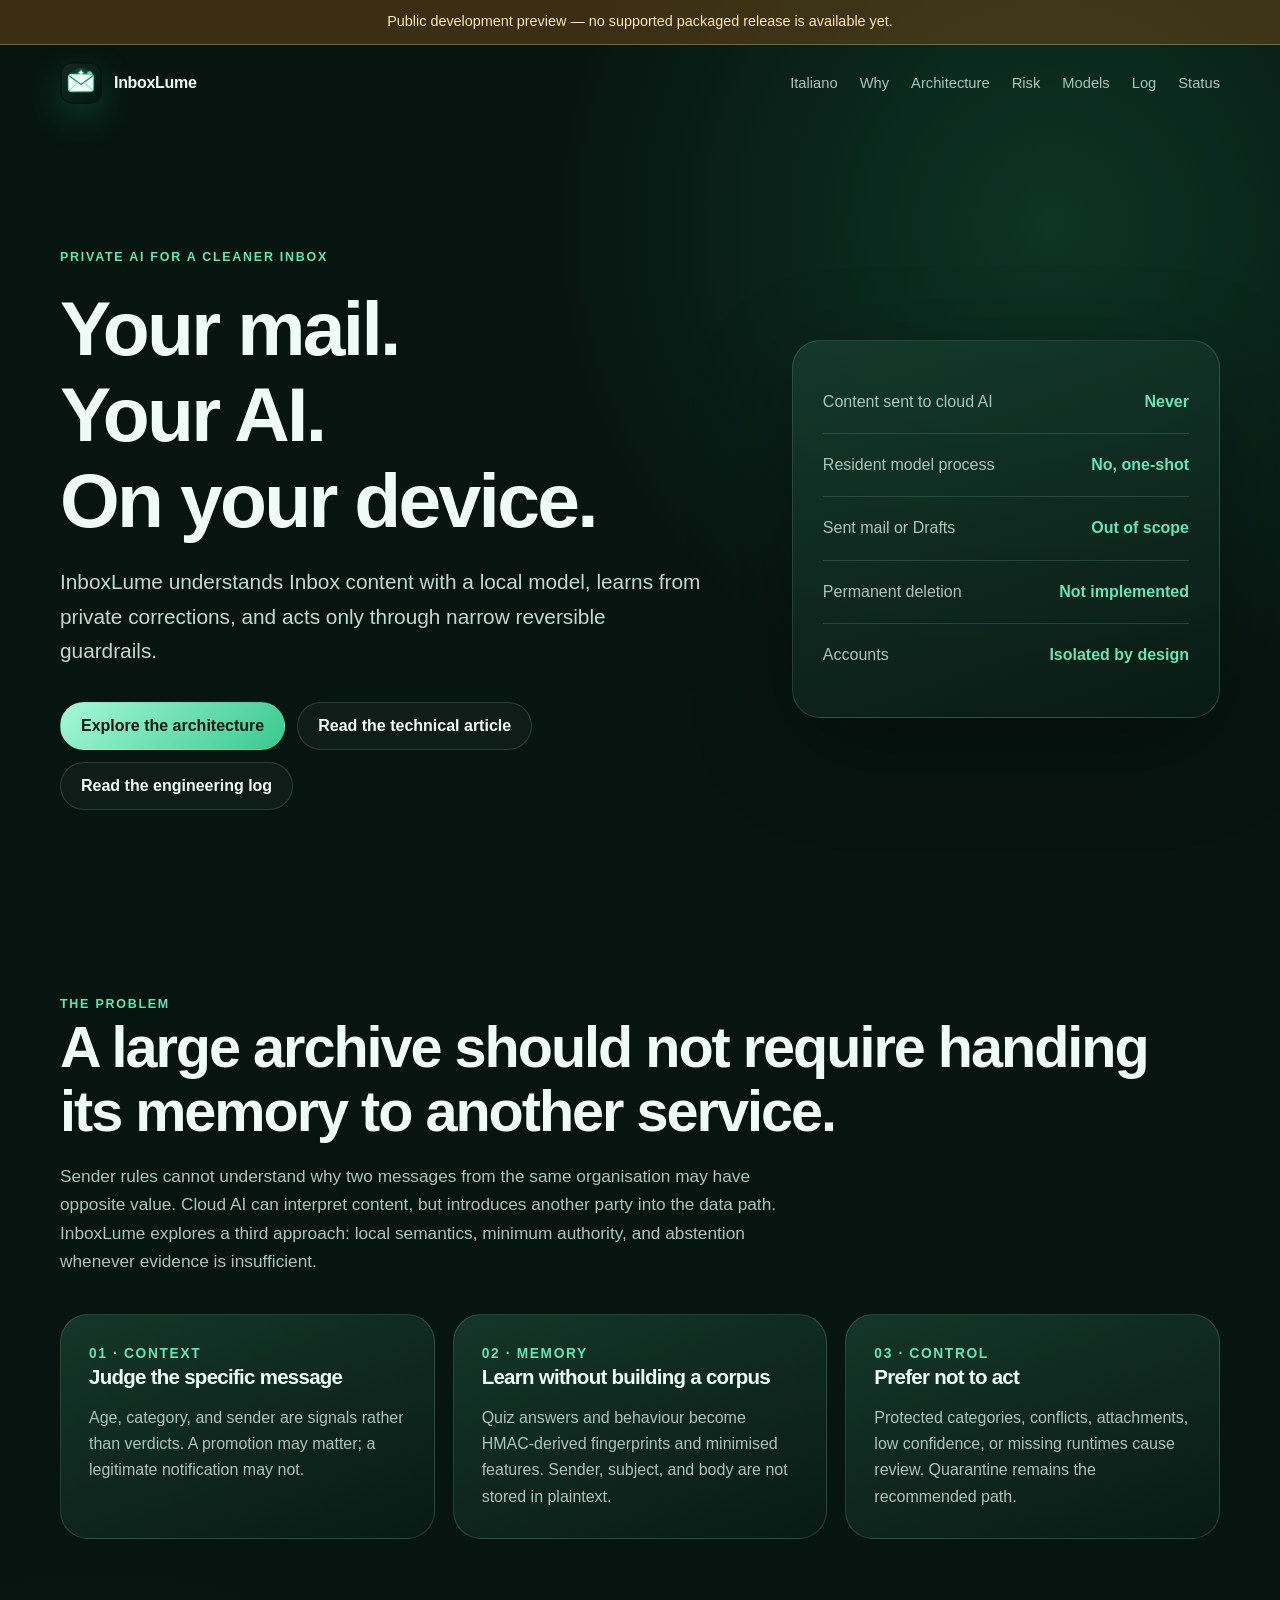
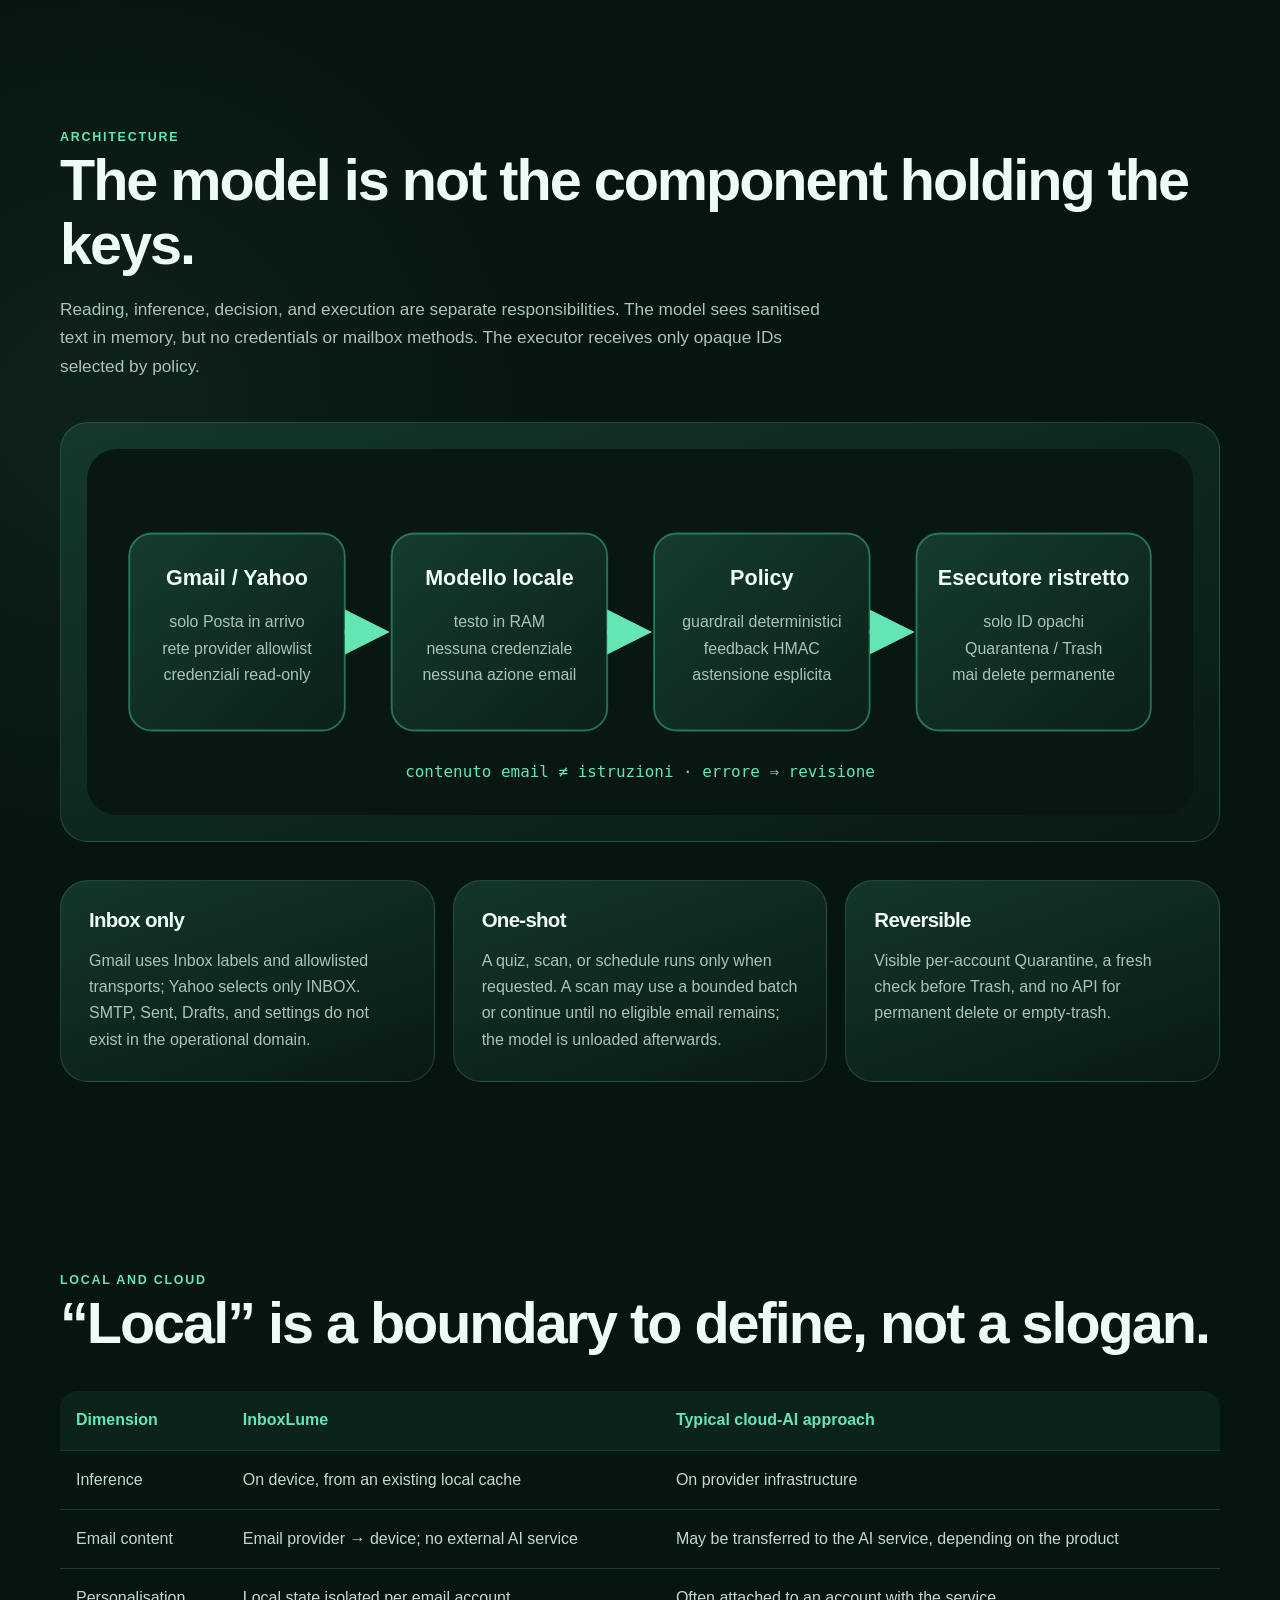
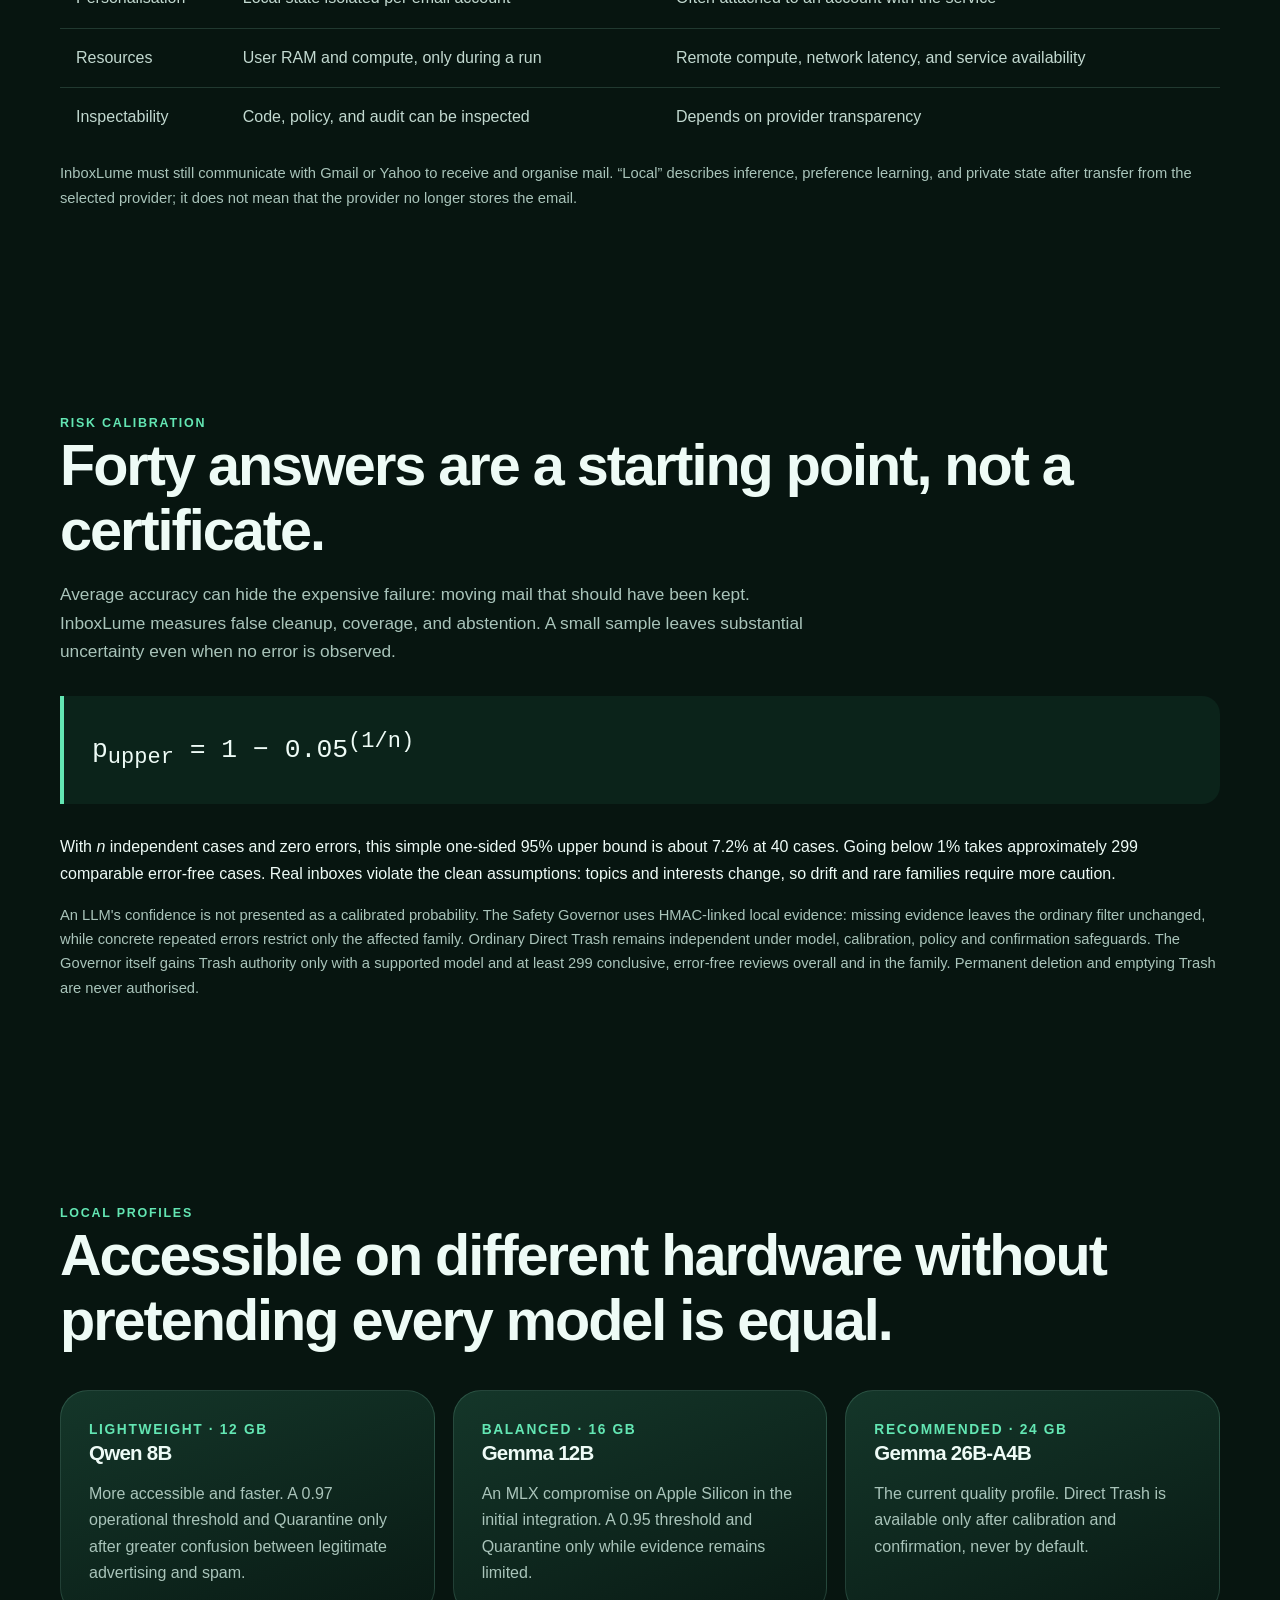
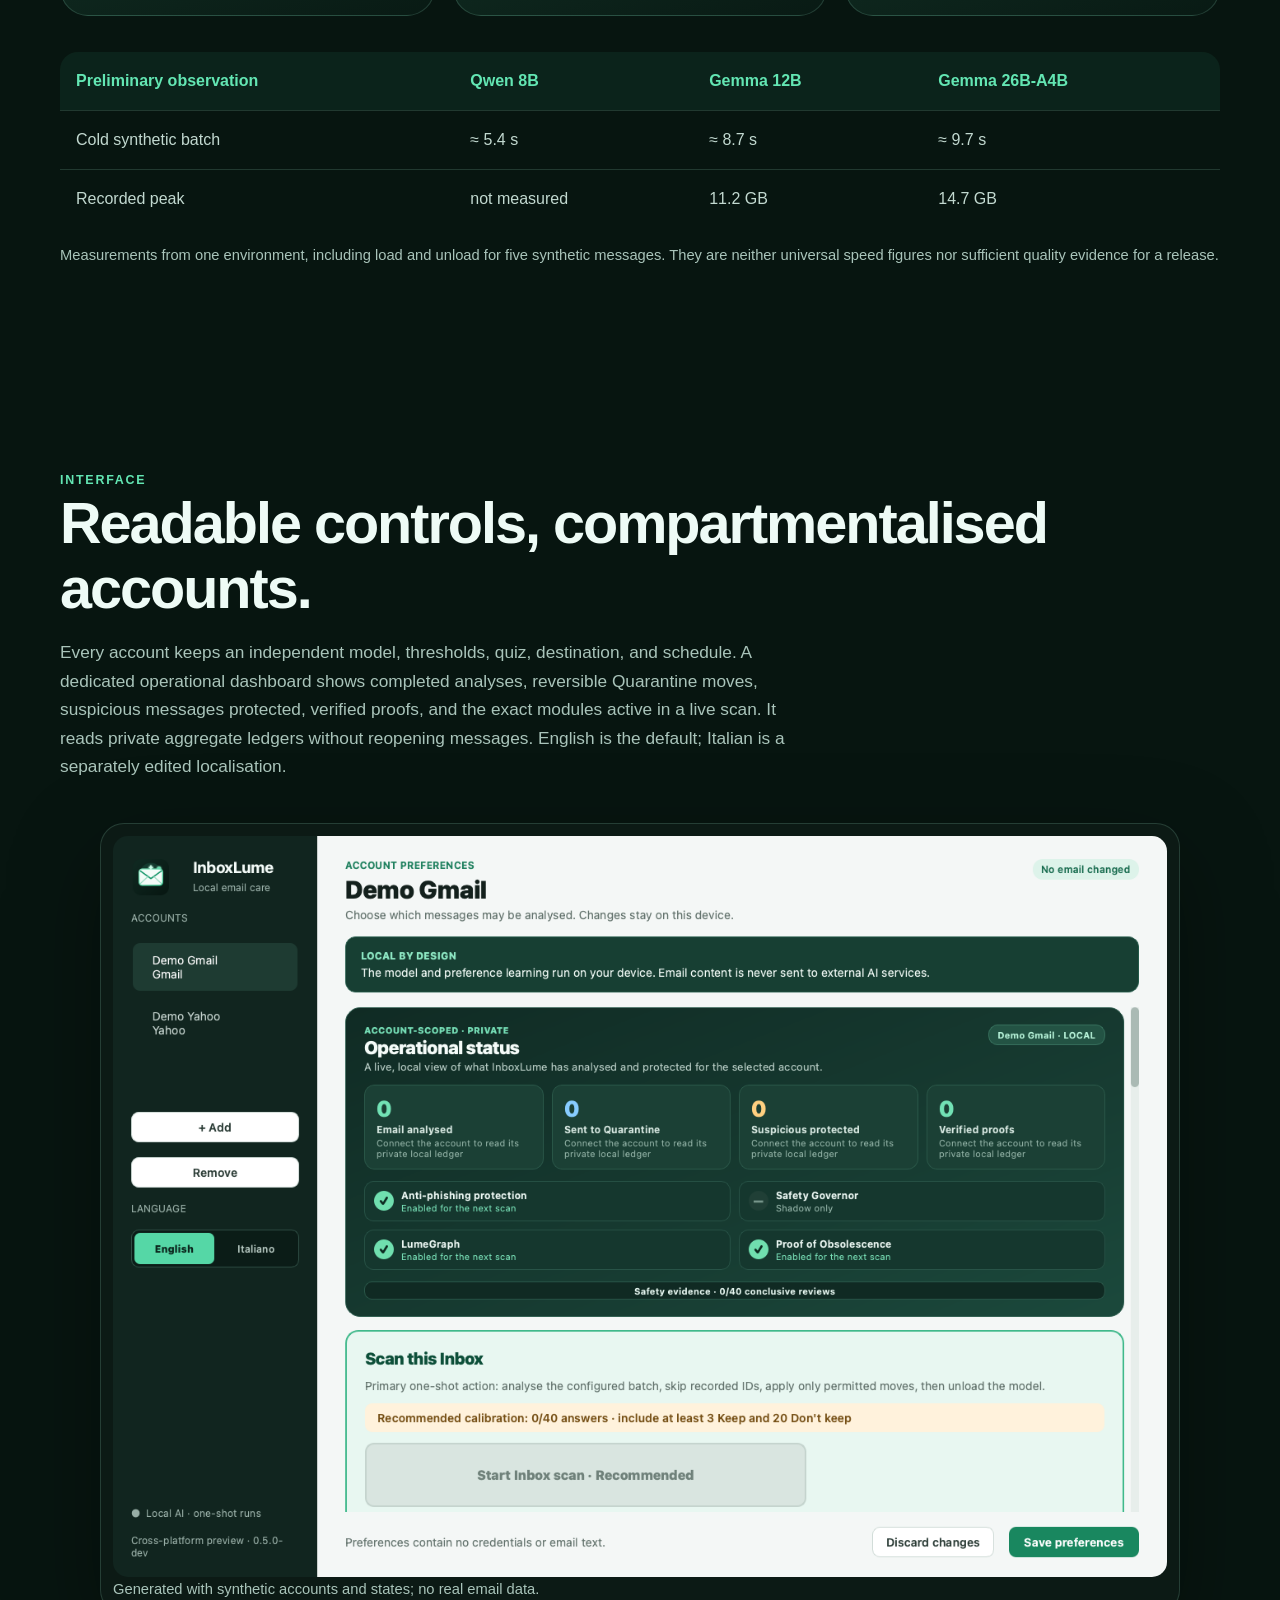
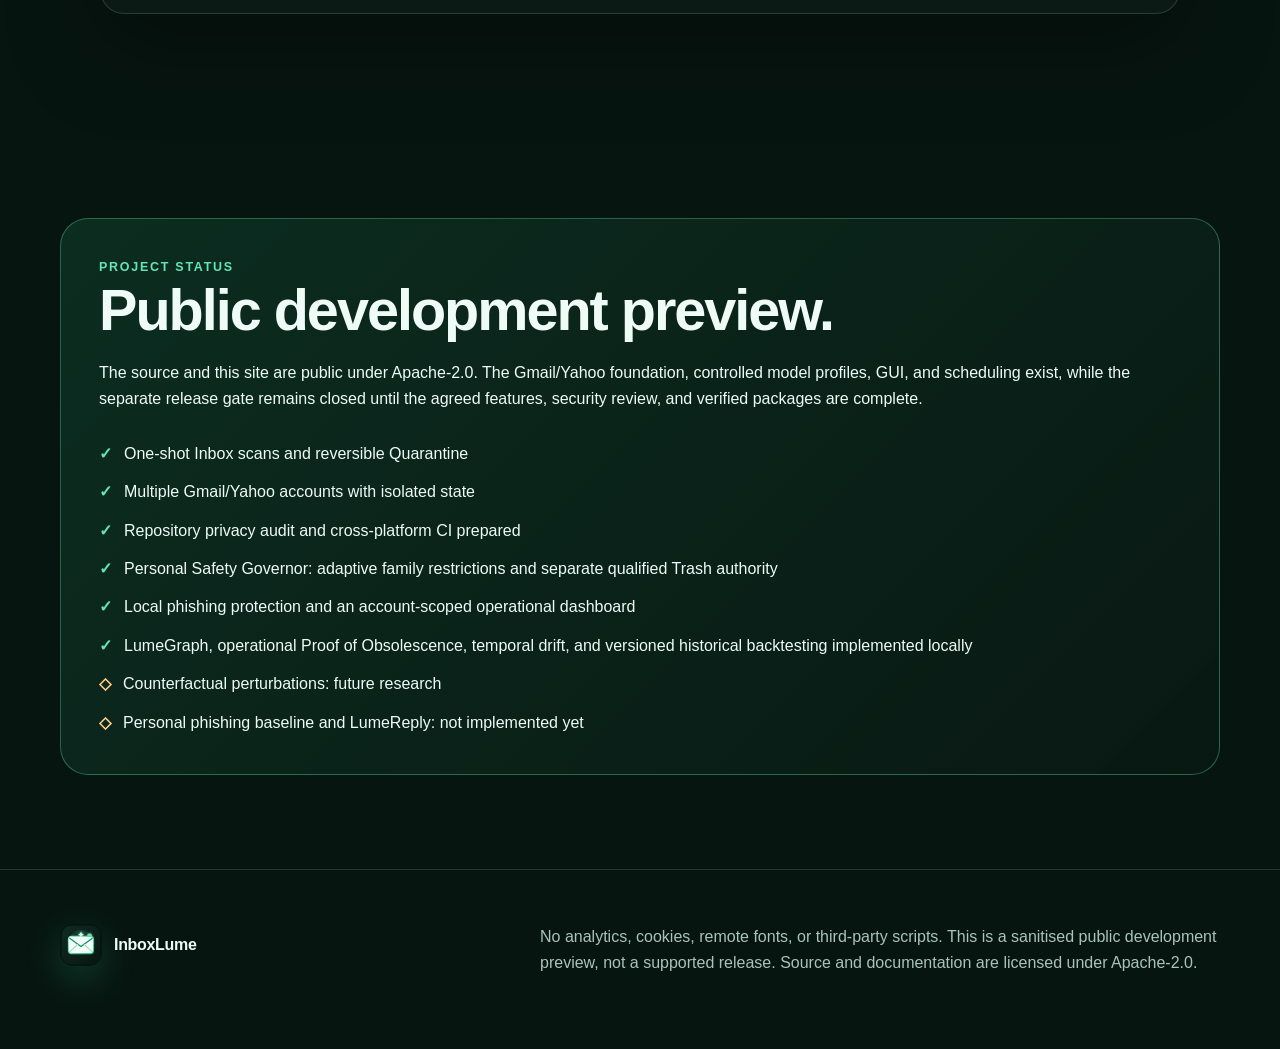
<file: docs/index.html>
<!doctype html>
<html lang="en">
<head>
  <meta charset="utf-8">
  <meta name="viewport" content="width=device-width, initial-scale=1">
  <meta name="description" content="InboxLume uses local AI models and deterministic guardrails to understand and maintain Gmail and Yahoo without sending email content to cloud AI services.">
  <meta name="color-scheme" content="dark">
  <meta property="og:type" content="website">
  <meta property="og:title" content="InboxLume — Private AI for a cleaner inbox">
  <meta property="og:description" content="Local email understanding with private learning, reversible actions, and explicit safety evidence.">
  <meta property="og:url" content="https://vellblue.github.io/inboxlume/">
  <meta property="og:image" content="https://vellblue.github.io/inboxlume/assets/og-card.png">
  <meta property="og:image:type" content="image/png">
  <meta property="og:image:width" content="1200">
  <meta property="og:image:height" content="630">
  <meta property="og:image:alt" content="InboxLume — private AI for a cleaner inbox">
  <meta property="og:site_name" content="InboxLume">
  <meta property="og:locale" content="en_US">
  <meta property="og:locale:alternate" content="it_IT">
  <meta name="twitter:card" content="summary_large_image">
  <meta name="twitter:title" content="InboxLume — Private AI for a cleaner inbox">
  <meta name="twitter:description" content="Local email understanding with private learning, reversible actions, and explicit safety evidence.">
  <meta name="twitter:image" content="https://vellblue.github.io/inboxlume/assets/og-card.png">
  <meta name="twitter:image:alt" content="InboxLume — private AI for a cleaner inbox">
  <title>InboxLume — Private AI for a cleaner inbox</title>
  <link rel="icon" href="assets/favicon.svg?v=20260901b" type="image/svg+xml">
  <link rel="canonical" href="https://vellblue.github.io/inboxlume/">
  <link rel="alternate" hreflang="en" href="https://vellblue.github.io/inboxlume/">
  <link rel="alternate" hreflang="it" href="https://vellblue.github.io/inboxlume/it/">
  <link rel="stylesheet" href="assets/site.css?v=20260901b">
</head>
<body>
  <div class="preflight">Public development preview — no supported packaged release is available yet.</div>
  <header class="wrap">
    <nav aria-label="Main navigation">
      <a class="brand" href="#top"><span class="brand-mark" aria-hidden="true"><img src="assets/brand-mark.svg" alt=""></span><strong>InboxLume</strong></a>
      <div class="nav-links">
        <a href="it/index.html" lang="it">Italiano</a>
        <a href="#why">Why</a><a href="#architecture">Architecture</a>
        <a href="#math">Risk</a><a href="#models">Models</a><a href="engineering-log.html">Log</a><a href="#status">Status</a>
      </div>
    </nav>
  </header>

  <main id="top">
    <div class="wrap hero">
      <div>
        <div class="eyebrow">Private AI for a cleaner inbox</div>
        <h1>Your mail.<br>Your AI.<br>On your device.</h1>
        <p class="lead">InboxLume understands Inbox content with a local model, learns from private corrections, and acts only through narrow reversible guardrails.</p>
        <div class="hero-actions">
          <a class="button primary" href="#architecture">Explore the architecture</a>
          <a class="button" href="article.html">Read the technical article</a>
          <a class="button" href="engineering-log.html">Read the engineering log</a>
        </div>
      </div>
      <aside class="hero-card" aria-label="Core boundaries">
        <div class="signal"><span>Content sent to cloud AI</span><strong>Never</strong></div>
        <div class="signal"><span>Resident model process</span><strong>No, one-shot</strong></div>
        <div class="signal"><span>Sent mail or Drafts</span><strong>Out of scope</strong></div>
        <div class="signal"><span>Permanent deletion</span><strong>Not implemented</strong></div>
        <div class="signal"><span>Accounts</span><strong>Isolated by design</strong></div>
      </aside>
    </div>

    <section id="why" class="wrap">
      <div class="eyebrow">The problem</div>
      <h2>A large archive should not require handing its memory to another service.</h2>
      <p class="section-intro">Sender rules cannot understand why two messages from the same organisation may have opposite value. Cloud AI can interpret content, but introduces another party into the data path. InboxLume explores a third approach: local semantics, minimum authority, and abstention whenever evidence is insufficient.</p>
      <div class="grid">
        <article class="panel"><div class="number">01 · CONTEXT</div><h3>Judge the specific message</h3><p>Age, category, and sender are signals rather than verdicts. A promotion may matter; a legitimate notification may not.</p></article>
        <article class="panel"><div class="number">02 · MEMORY</div><h3>Learn without building a corpus</h3><p>Quiz answers and behaviour become HMAC-derived fingerprints and minimised features. Sender, subject, and body are not stored in plaintext.</p></article>
        <article class="panel"><div class="number">03 · CONTROL</div><h3>Prefer not to act</h3><p>Protected categories, conflicts, attachments, low confidence, or missing runtimes cause review. Quarantine remains the recommended path.</p></article>
      </div>
    </section>

    <section id="architecture" class="wrap">
      <div class="eyebrow">Architecture</div>
      <h2>The model is not the component holding the keys.</h2>
      <p class="section-intro">Reading, inference, decision, and execution are separate responsibilities. The model sees sanitised text in memory, but no credentials or mailbox methods. The executor receives only opaque IDs selected by policy.</p>
      <div class="architecture panel"><img src="assets/architecture.svg" alt="Diagram of InboxLume's four separated components"></div>
      <div class="grid">
        <article class="panel"><h3>Inbox only</h3><p>Gmail uses Inbox labels and allowlisted transports; Yahoo selects only INBOX. SMTP, Sent, Drafts, and settings do not exist in the operational domain.</p></article>
        <article class="panel"><h3>One-shot</h3><p>A quiz, scan, or schedule runs only when requested. A scan may use a bounded batch or continue until no eligible email remains; the model is unloaded afterwards.</p></article>
        <article class="panel"><h3>Reversible</h3><p>Visible per-account Quarantine, a fresh check before Trash, and no API for permanent delete or empty-trash.</p></article>
      </div>
    </section>

    <section class="wrap">
      <div class="eyebrow">Local and cloud</div>
      <h2>“Local” is a boundary to define, not a slogan.</h2>
      <table class="comparison">
        <thead><tr><th>Dimension</th><th>InboxLume</th><th>Typical cloud-AI approach</th></tr></thead>
        <tbody>
          <tr><td>Inference</td><td>On device, from an existing local cache</td><td>On provider infrastructure</td></tr>
          <tr><td>Email content</td><td>Email provider → device; no external AI service</td><td>May be transferred to the AI service, depending on the product</td></tr>
          <tr><td>Personalisation</td><td>Local state isolated per email account</td><td>Often attached to an account with the service</td></tr>
          <tr><td>Resources</td><td>User RAM and compute, only during a run</td><td>Remote compute, network latency, and service availability</td></tr>
          <tr><td>Inspectability</td><td>Code, policy, and audit can be inspected</td><td>Depends on provider transparency</td></tr>
        </tbody>
      </table>
      <p class="fineprint">InboxLume must still communicate with Gmail or Yahoo to receive and organise mail. “Local” describes inference, preference learning, and private state after transfer from the selected provider; it does not mean that the provider no longer stores the email.</p>
    </section>

    <section id="math" class="wrap">
      <div class="eyebrow">Risk calibration</div>
      <h2>Forty answers are a starting point, not a certificate.</h2>
      <p class="section-intro">Average accuracy can hide the expensive failure: moving mail that should have been kept. InboxLume measures false cleanup, coverage, and abstention. A small sample leaves substantial uncertainty even when no error is observed.</p>
      <div class="formula">p<sub>upper</sub> = 1 − 0.05<sup>(1/n)</sup></div>
      <p>With <em>n</em> independent cases and zero errors, this simple one-sided 95% upper bound is about 7.2% at 40 cases. Going below 1% takes approximately 299 comparable error-free cases. Real inboxes violate the clean assumptions: topics and interests change, so drift and rare families require more caution.</p>
      <p class="fineprint">An LLM's confidence is not presented as a calibrated probability. The Safety Governor uses HMAC-linked local evidence: missing evidence leaves the ordinary filter unchanged, while concrete repeated errors restrict only the affected family. Ordinary Direct Trash remains independent under model, calibration, policy and confirmation safeguards. The Governor itself gains Trash authority only with a supported model and at least 299 conclusive, error-free reviews overall and in the family. Permanent deletion and emptying Trash are never authorised.</p>
    </section>

    <section id="models" class="wrap">
      <div class="eyebrow">Local profiles</div>
      <h2>Accessible on different hardware without pretending every model is equal.</h2>
      <div class="grid">
        <article class="panel"><div class="number">LIGHTWEIGHT · 12 GB</div><h3>Qwen 8B</h3><p>More accessible and faster. A 0.97 operational threshold and Quarantine only after greater confusion between legitimate advertising and spam.</p></article>
        <article class="panel"><div class="number">BALANCED · 16 GB</div><h3>Gemma 12B</h3><p>An MLX compromise on Apple Silicon in the initial integration. A 0.95 threshold and Quarantine only while evidence remains limited.</p></article>
        <article class="panel"><div class="number">RECOMMENDED · 24 GB</div><h3>Gemma 26B-A4B</h3><p>The current quality profile. Direct Trash is available only after calibration and confirmation, never by default.</p></article>
      </div>
      <table class="comparison">
        <thead><tr><th>Preliminary observation</th><th>Qwen 8B</th><th>Gemma 12B</th><th>Gemma 26B-A4B</th></tr></thead>
        <tbody><tr><td>Cold synthetic batch</td><td>≈ 5.4 s</td><td>≈ 8.7 s</td><td>≈ 9.7 s</td></tr><tr><td>Recorded peak</td><td>not measured</td><td>11.2 GB</td><td>14.7 GB</td></tr></tbody>
      </table>
      <p class="fineprint">Measurements from one environment, including load and unload for five synthetic messages. They are neither universal speed figures nor sufficient quality evidence for a release.</p>
    </section>

    <section class="wrap">
      <div class="eyebrow">Interface</div>
      <h2>Readable controls, compartmentalised accounts.</h2>
      <p class="section-intro">Every account keeps an independent model, thresholds, quiz, destination, and schedule. A dedicated operational dashboard shows completed analyses, reversible Quarantine moves, suspicious messages protected, verified proofs, and the exact modules active in a live scan. It reads private aggregate ledgers without reopening messages. English is the default; Italian is a separately edited localisation.</p>
      <figure class="screenshot"><img src="assets/inboxlume-settings.png" alt="InboxLume interface with synthetic accounts and local settings"><figcaption class="fineprint">Generated with synthetic accounts and states; no real email data.</figcaption></figure>
    </section>

    <section id="status" class="wrap">
      <div class="callout">
        <div class="eyebrow">Project status</div>
        <h2>Public development preview.</h2>
        <p>The source and this site are public under Apache-2.0. The Gmail/Yahoo foundation, controlled model profiles, GUI, and scheduling exist, while the separate release gate remains closed until the agreed features, security review, and verified packages are complete.</p>
        <div class="status-list">
          <div class="status-item">One-shot Inbox scans and reversible Quarantine</div>
          <div class="status-item">Multiple Gmail/Yahoo accounts with isolated state</div>
          <div class="status-item">Repository privacy audit and cross-platform CI prepared</div>
          <div class="status-item">Personal Safety Governor: adaptive family restrictions and separate qualified Trash authority</div>
          <div class="status-item">Local phishing protection and an account-scoped operational dashboard</div>
          <div class="status-item">LumeGraph, operational Proof of Obsolescence, temporal drift, and versioned historical backtesting implemented locally</div>
          <div class="status-item future">Counterfactual perturbations: future research</div>
          <div class="status-item future">Personal phishing baseline and LumeReply: not implemented yet</div>
        </div>
      </div>
    </section>
  </main>

  <footer>
    <div class="wrap footer-grid">
      <div><a class="brand" href="#top"><span class="brand-mark" aria-hidden="true"><img src="assets/brand-mark.svg" alt=""></span><strong>InboxLume</strong></a></div>
      <div class="privacy-note">No analytics, cookies, remote fonts, or third-party scripts. This is a sanitised public development preview, not a supported release. Source and documentation are licensed under Apache-2.0.</div>
    </div>
  </footer>
</body>
</html>
</file>
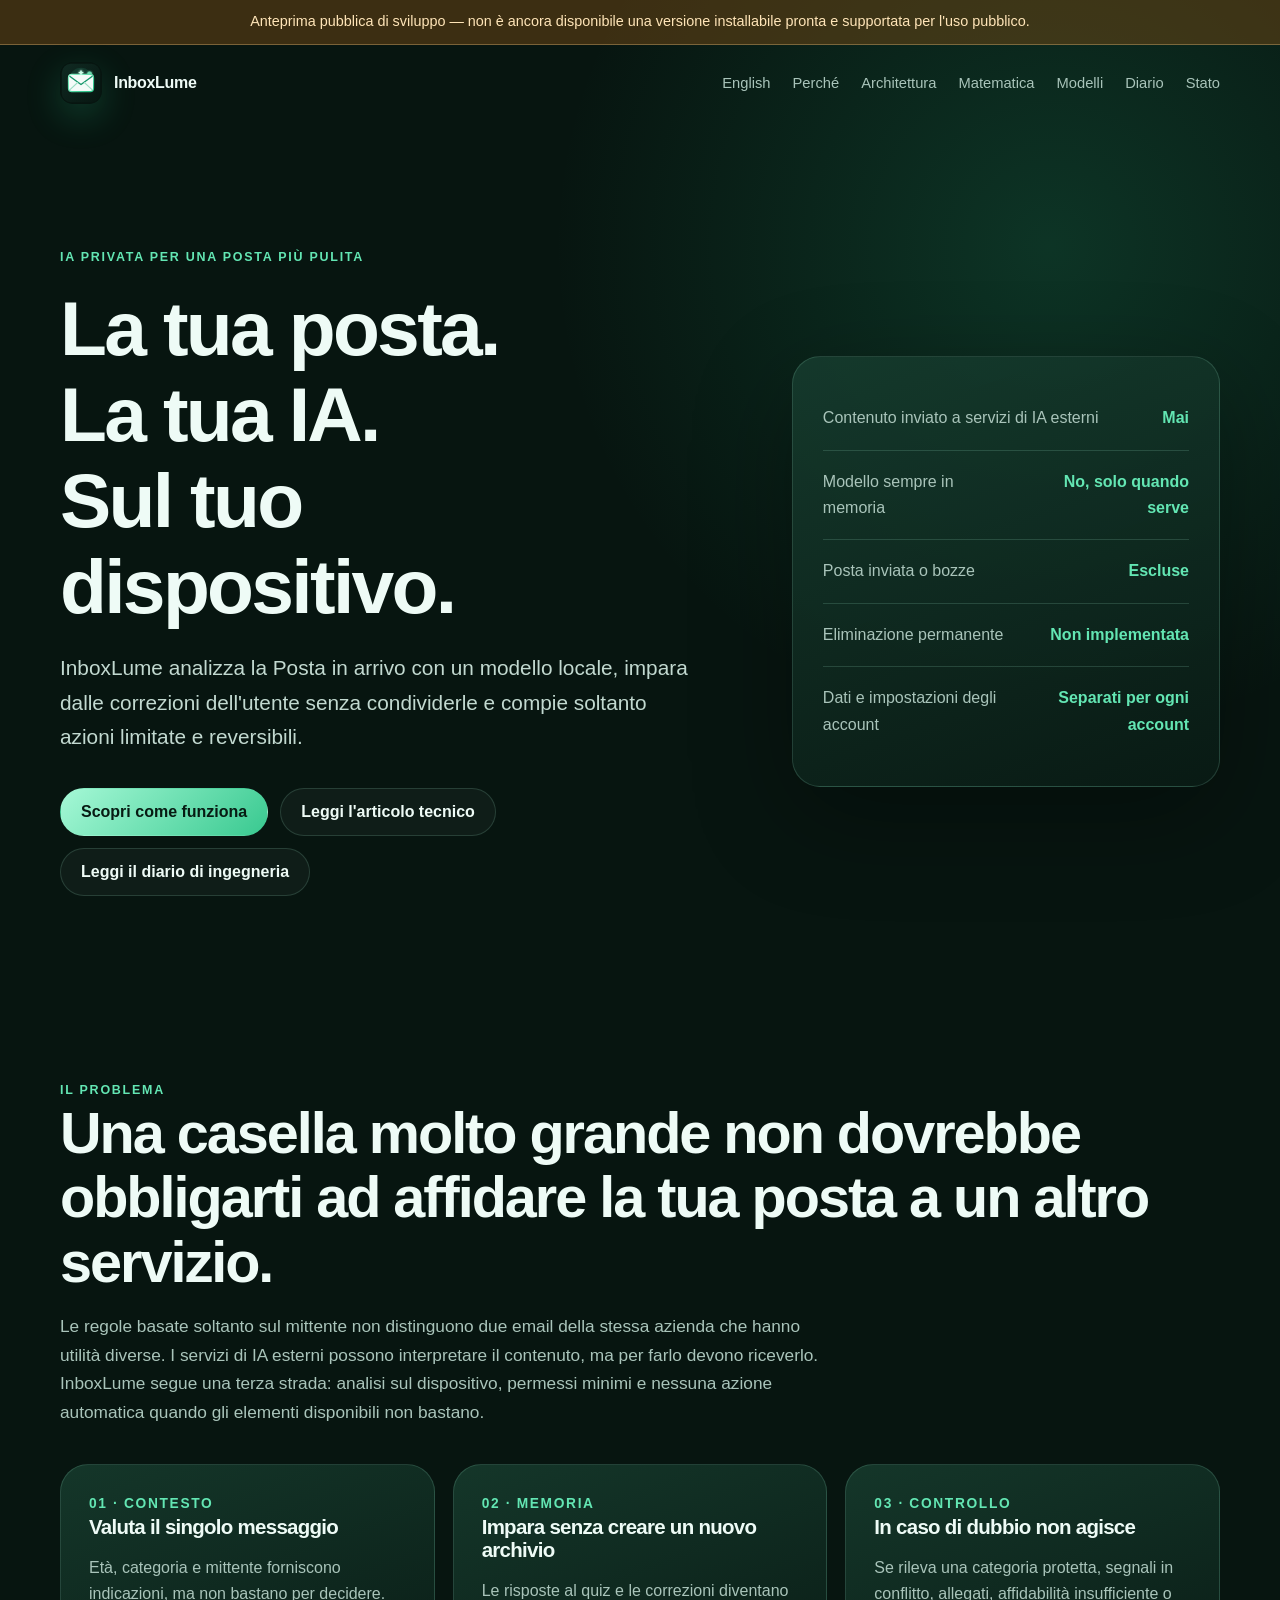
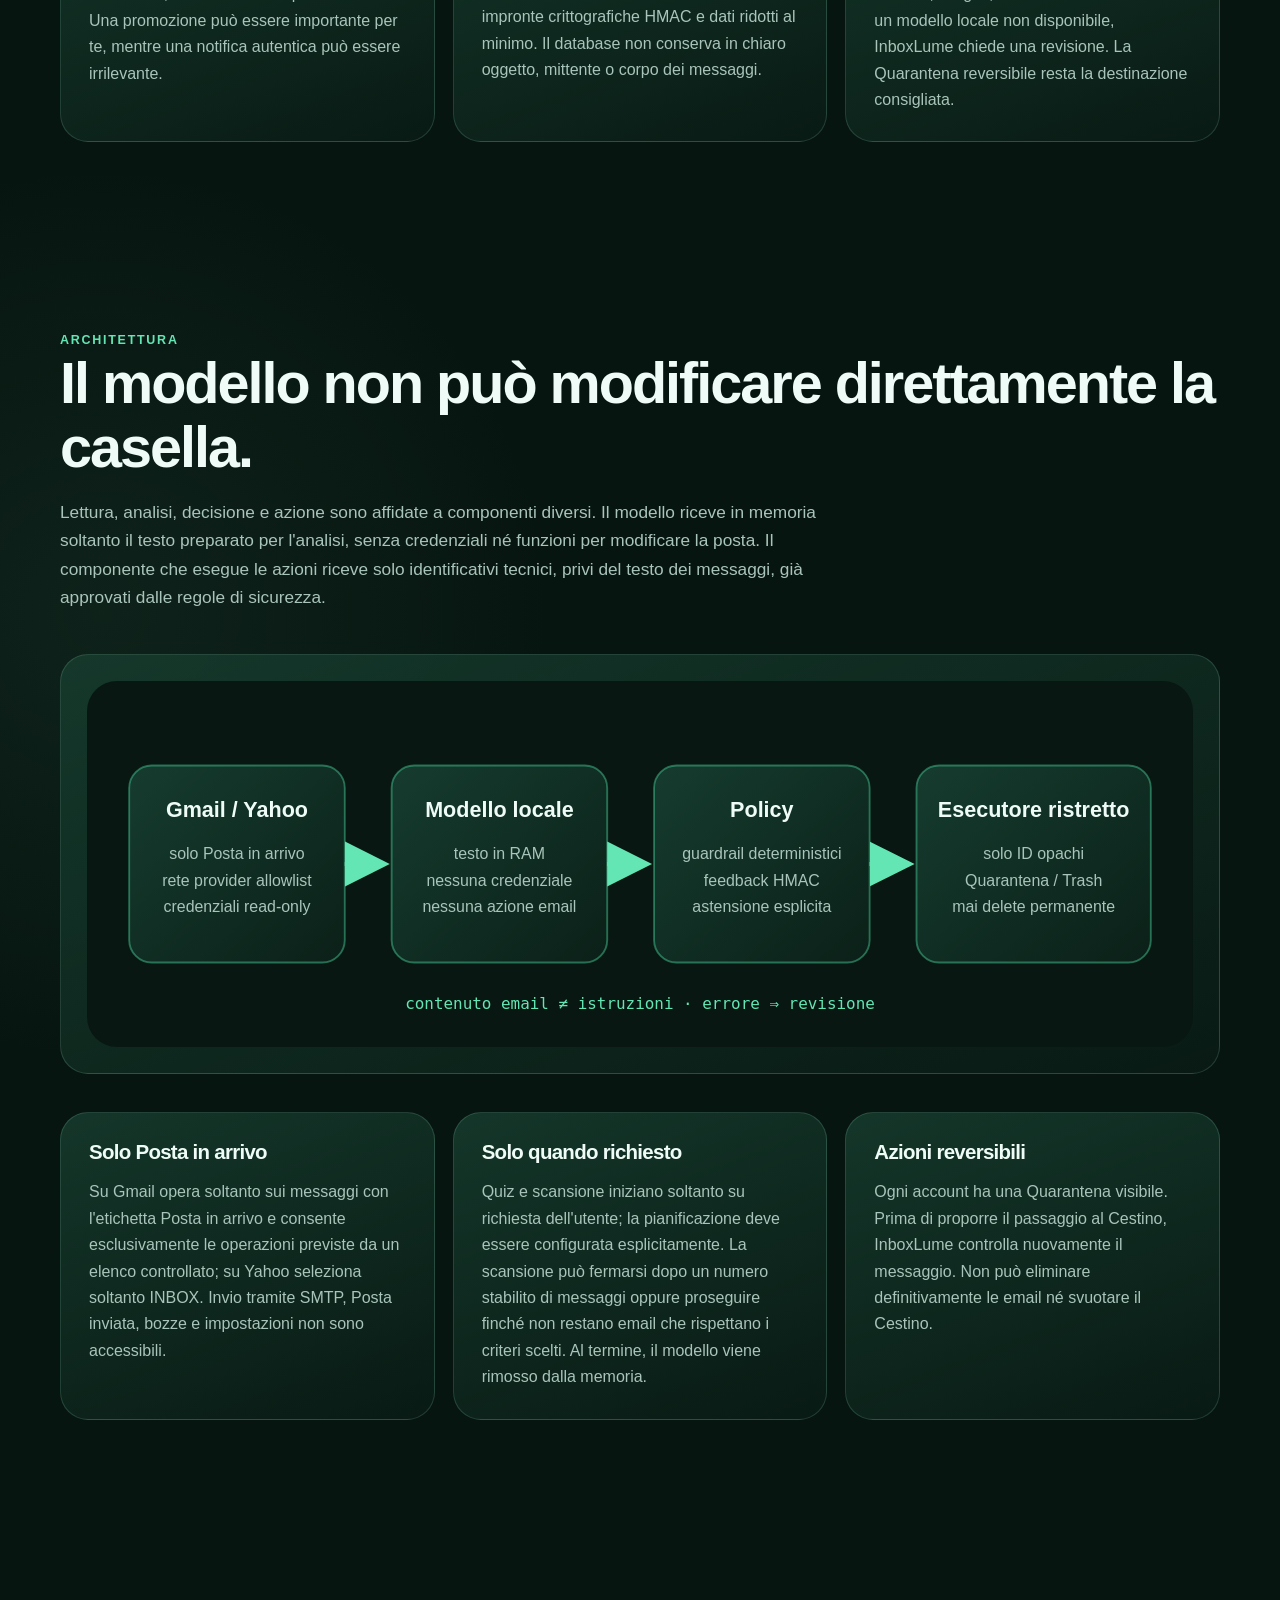
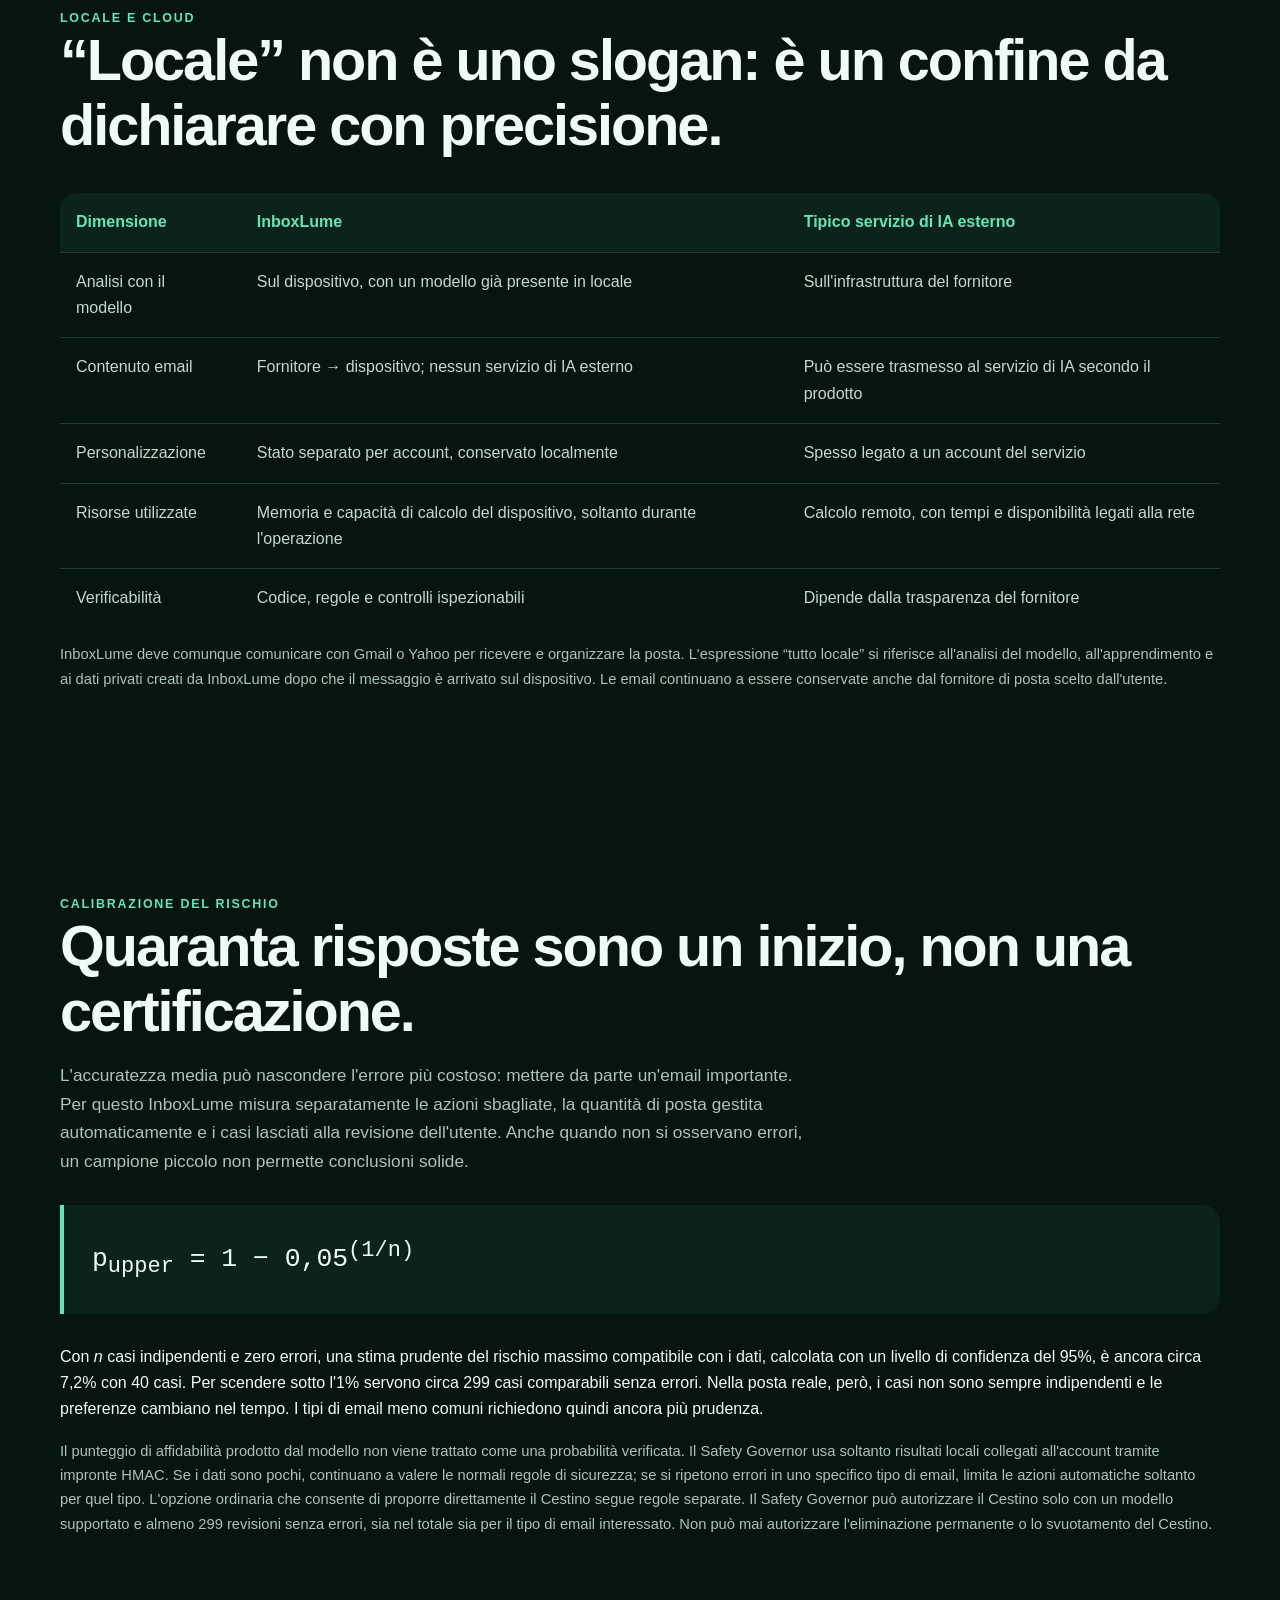
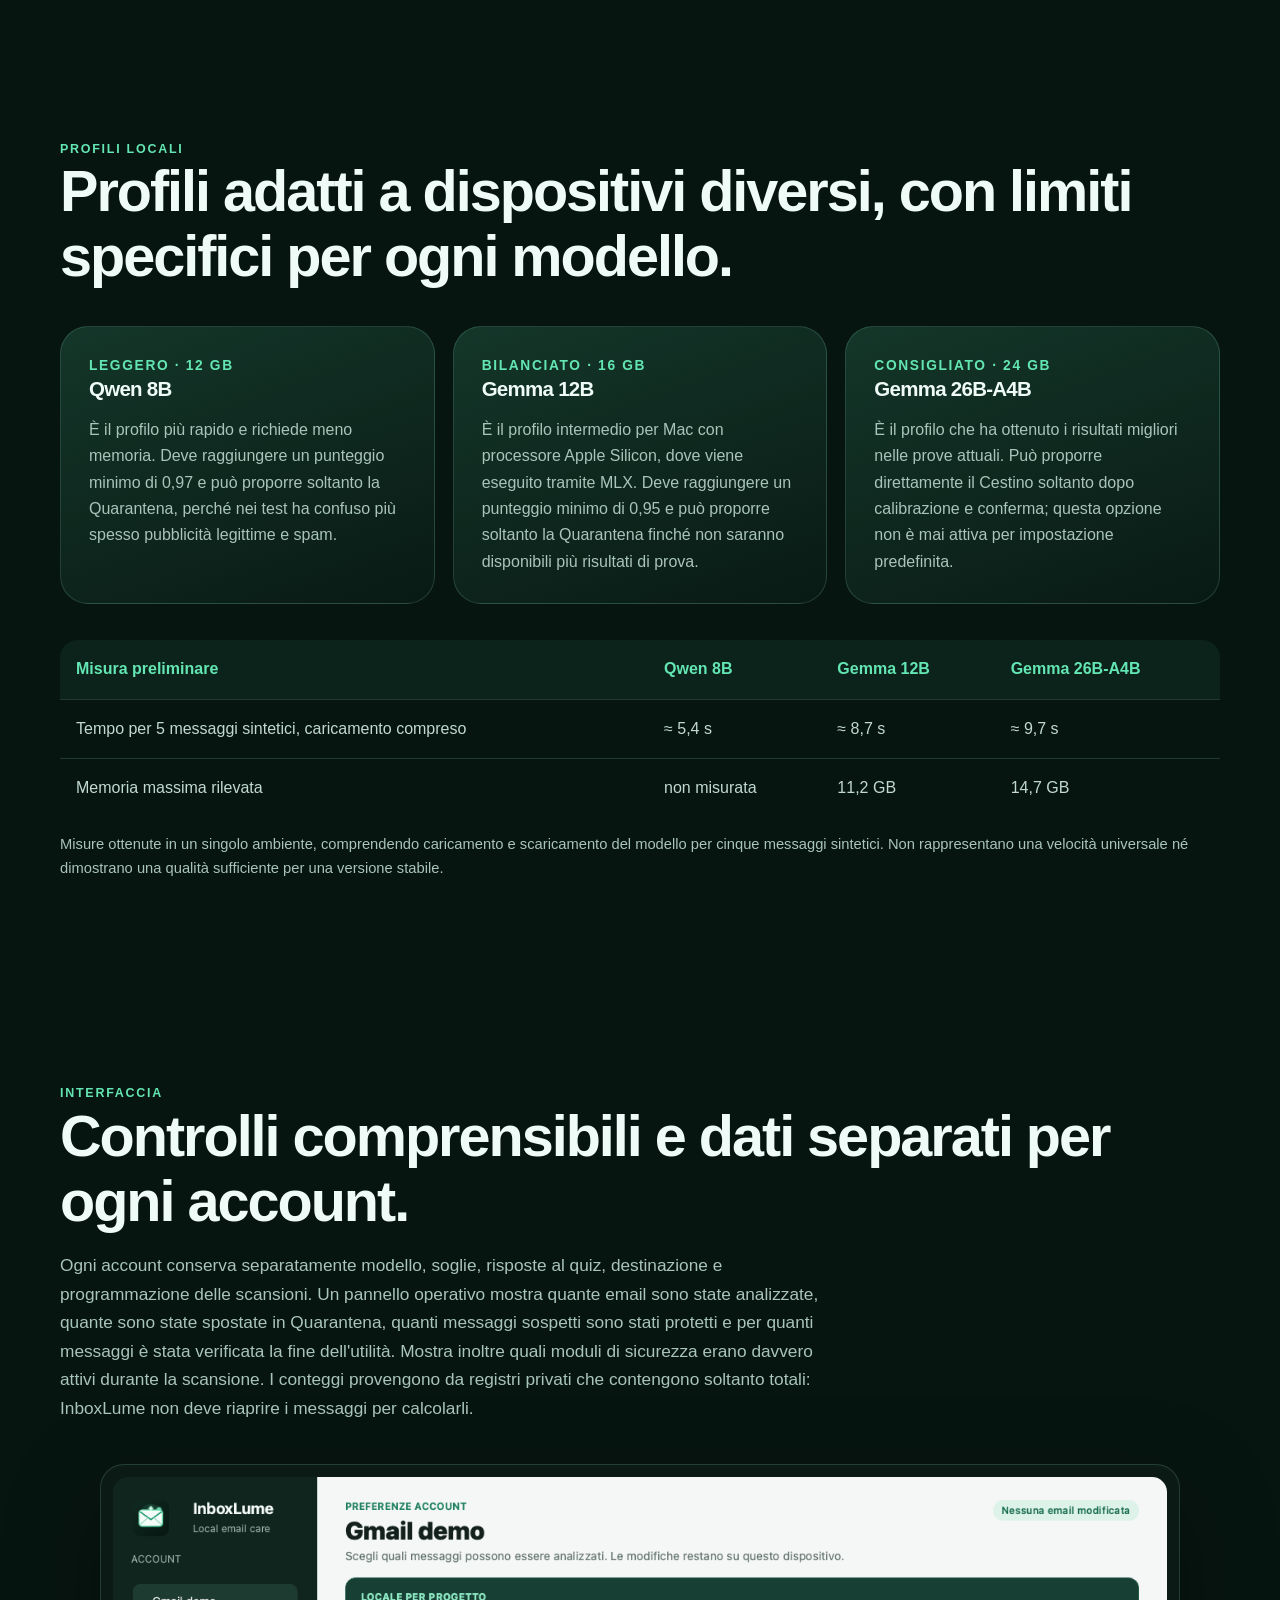
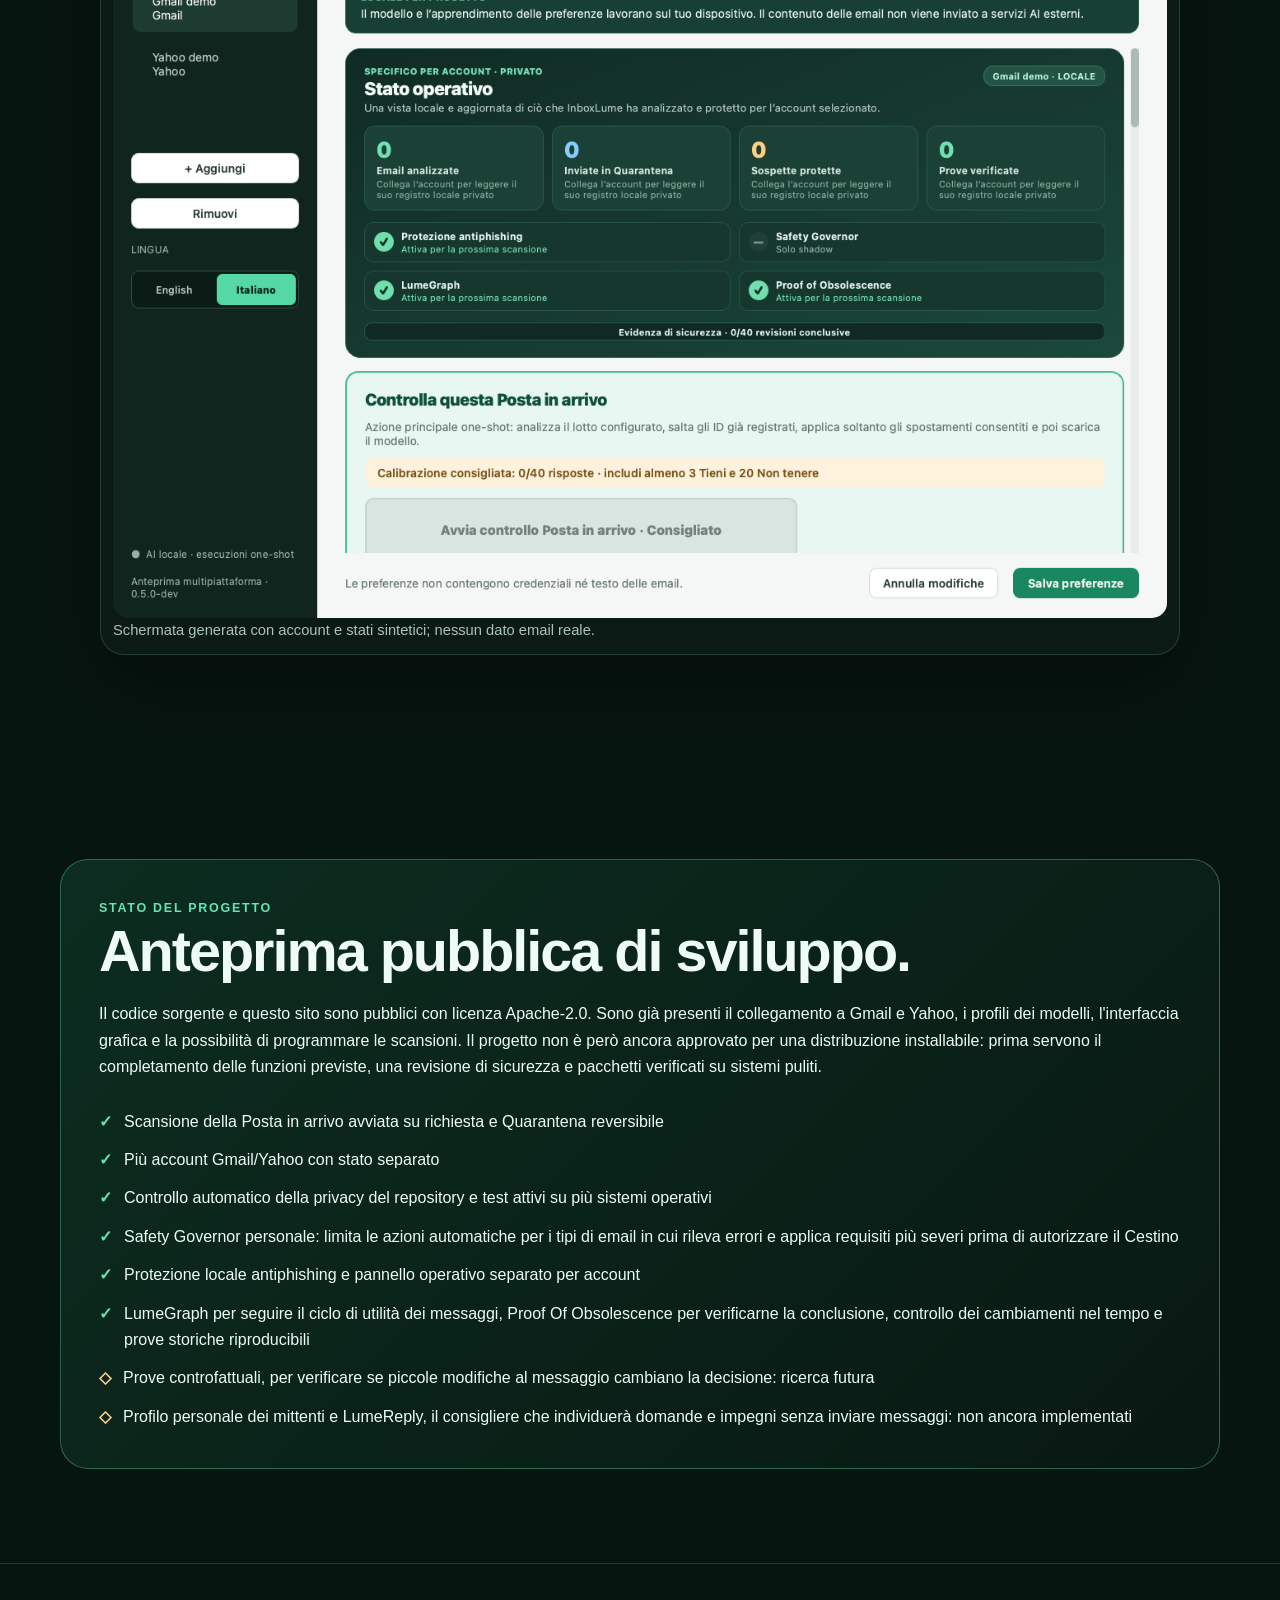
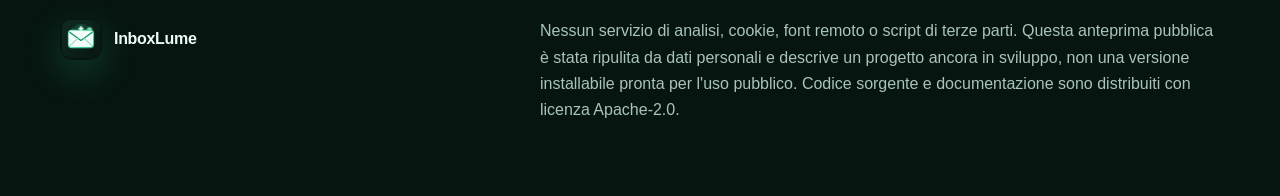
<file: docs/it/index.html>
<!doctype html>
<html lang="it">
<head>
  <meta charset="utf-8">
  <meta name="viewport" content="width=device-width, initial-scale=1">
  <meta name="description" content="InboxLume usa modelli di IA locali e regole di sicurezza esplicite per comprendere e ripulire Gmail e Yahoo senza inviare il contenuto a servizi di IA esterni.">
  <meta name="color-scheme" content="dark">
  <meta property="og:type" content="website">
  <meta property="og:title" content="InboxLume — IA privata per una posta più pulita">
  <meta property="og:description" content="Analisi locale delle email, apprendimento privato, azioni reversibili e controlli di sicurezza verificabili.">
  <meta property="og:url" content="https://vellblue.github.io/inboxlume/it/">
  <meta property="og:image" content="https://vellblue.github.io/inboxlume/assets/og-card.png">
  <meta property="og:image:type" content="image/png">
  <meta property="og:image:width" content="1200">
  <meta property="og:image:height" content="630">
  <meta property="og:image:alt" content="InboxLume — IA privata per una posta più pulita">
  <meta property="og:site_name" content="InboxLume">
  <meta property="og:locale" content="it_IT">
  <meta property="og:locale:alternate" content="en_US">
  <meta name="twitter:card" content="summary_large_image">
  <meta name="twitter:title" content="InboxLume — IA privata per una posta più pulita">
  <meta name="twitter:description" content="Analisi locale delle email, apprendimento privato, azioni reversibili e controlli di sicurezza verificabili.">
  <meta name="twitter:image" content="https://vellblue.github.io/inboxlume/assets/og-card.png">
  <meta name="twitter:image:alt" content="InboxLume — IA privata per una posta più pulita">
  <title>InboxLume — IA privata per una posta più pulita</title>
  <link rel="icon" href="../assets/favicon.svg?v=20260901b" type="image/svg+xml">
  <link rel="canonical" href="https://vellblue.github.io/inboxlume/it/">
  <link rel="alternate" hreflang="it" href="https://vellblue.github.io/inboxlume/it/">
  <link rel="alternate" hreflang="en" href="https://vellblue.github.io/inboxlume/">
  <link rel="stylesheet" href="../assets/site.css?v=20260901b">
</head>
<body>
  <div class="preflight">Anteprima pubblica di sviluppo — non è ancora disponibile una versione installabile pronta e supportata per l'uso pubblico.</div>
  <header class="wrap">
    <nav aria-label="Navigazione principale">
      <a class="brand" href="#top"><span class="brand-mark" aria-hidden="true"><img src="../assets/brand-mark.svg" alt=""></span><strong>InboxLume</strong></a>
      <div class="nav-links">
        <a href="../index.html" lang="en">English</a>
        <a href="#perche">Perché</a><a href="#architettura">Architettura</a>
        <a href="#matematica">Matematica</a><a href="#modelli">Modelli</a><a href="engineering-log.html">Diario</a><a href="#stato">Stato</a>
      </div>
    </nav>
  </header>

  <main id="top">
    <div class="wrap hero">
      <div>
        <div class="eyebrow">IA privata per una posta più pulita</div>
        <h1>La tua posta.<br>La tua IA.<br>Sul tuo dispositivo.</h1>
        <p class="lead">InboxLume analizza la Posta in arrivo con un modello locale, impara dalle correzioni dell'utente senza condividerle e compie soltanto azioni limitate e reversibili.</p>
        <div class="hero-actions">
          <a class="button primary" href="#architettura">Scopri come funziona</a>
          <a class="button" href="article.html">Leggi l'articolo tecnico</a>
          <a class="button" href="engineering-log.html">Leggi il diario di ingegneria</a>
        </div>
      </div>
      <aside class="hero-card" aria-label="Principi chiave">
        <div class="signal"><span>Contenuto inviato a servizi di IA esterni</span><strong>Mai</strong></div>
        <div class="signal"><span>Modello sempre in memoria</span><strong>No, solo quando serve</strong></div>
        <div class="signal"><span>Posta inviata o bozze</span><strong>Escluse</strong></div>
        <div class="signal"><span>Eliminazione permanente</span><strong>Non implementata</strong></div>
        <div class="signal"><span>Dati e impostazioni degli account</span><strong>Separati per ogni account</strong></div>
      </aside>
    </div>

    <section id="perche" class="wrap">
      <div class="eyebrow">Il problema</div>
      <h2>Una casella molto grande non dovrebbe obbligarti ad affidare la tua posta a un altro servizio.</h2>
      <p class="section-intro">Le regole basate soltanto sul mittente non distinguono due email della stessa azienda che hanno utilità diverse. I servizi di IA esterni possono interpretare il contenuto, ma per farlo devono riceverlo. InboxLume segue una terza strada: analisi sul dispositivo, permessi minimi e nessuna azione automatica quando gli elementi disponibili non bastano.</p>
      <div class="grid">
        <article class="panel"><div class="number">01 · CONTESTO</div><h3>Valuta il singolo messaggio</h3><p>Età, categoria e mittente forniscono indicazioni, ma non bastano per decidere. Una promozione può essere importante per te, mentre una notifica autentica può essere irrilevante.</p></article>
        <article class="panel"><div class="number">02 · MEMORIA</div><h3>Impara senza creare un nuovo archivio</h3><p>Le risposte al quiz e le correzioni diventano impronte crittografiche HMAC e dati ridotti al minimo. Il database non conserva in chiaro oggetto, mittente o corpo dei messaggi.</p></article>
        <article class="panel"><div class="number">03 · CONTROLLO</div><h3>In caso di dubbio non agisce</h3><p>Se rileva una categoria protetta, segnali in conflitto, allegati, affidabilità insufficiente o un modello locale non disponibile, InboxLume chiede una revisione. La Quarantena reversibile resta la destinazione consigliata.</p></article>
      </div>
    </section>

    <section id="architettura" class="wrap">
      <div class="eyebrow">Architettura</div>
      <h2>Il modello non può modificare direttamente la casella.</h2>
      <p class="section-intro">Lettura, analisi, decisione e azione sono affidate a componenti diversi. Il modello riceve in memoria soltanto il testo preparato per l'analisi, senza credenziali né funzioni per modificare la posta. Il componente che esegue le azioni riceve solo identificativi tecnici, privi del testo dei messaggi, già approvati dalle regole di sicurezza.</p>
      <div class="architecture panel"><img src="../assets/architecture.svg" alt="Diagramma dei quattro componenti separati di InboxLume"></div>
      <div class="grid">
        <article class="panel"><h3>Solo Posta in arrivo</h3><p>Su Gmail opera soltanto sui messaggi con l'etichetta Posta in arrivo e consente esclusivamente le operazioni previste da un elenco controllato; su Yahoo seleziona soltanto INBOX. Invio tramite SMTP, Posta inviata, bozze e impostazioni non sono accessibili.</p></article>
        <article class="panel"><h3>Solo quando richiesto</h3><p>Quiz e scansione iniziano soltanto su richiesta dell'utente; la pianificazione deve essere configurata esplicitamente. La scansione può fermarsi dopo un numero stabilito di messaggi oppure proseguire finché non restano email che rispettano i criteri scelti. Al termine, il modello viene rimosso dalla memoria.</p></article>
        <article class="panel"><h3>Azioni reversibili</h3><p>Ogni account ha una Quarantena visibile. Prima di proporre il passaggio al Cestino, InboxLume controlla nuovamente il messaggio. Non può eliminare definitivamente le email né svuotare il Cestino.</p></article>
      </div>
    </section>

    <section class="wrap">
      <div class="eyebrow">Locale e cloud</div>
      <h2>“Locale” non è uno slogan: è un confine da dichiarare con precisione.</h2>
      <table class="comparison">
        <thead><tr><th>Dimensione</th><th>InboxLume</th><th>Tipico servizio di IA esterno</th></tr></thead>
        <tbody>
          <tr><td>Analisi con il modello</td><td>Sul dispositivo, con un modello già presente in locale</td><td>Sull'infrastruttura del fornitore</td></tr>
          <tr><td>Contenuto email</td><td>Fornitore → dispositivo; nessun servizio di IA esterno</td><td>Può essere trasmesso al servizio di IA secondo il prodotto</td></tr>
          <tr><td>Personalizzazione</td><td>Stato separato per account, conservato localmente</td><td>Spesso legato a un account del servizio</td></tr>
          <tr><td>Risorse utilizzate</td><td>Memoria e capacità di calcolo del dispositivo, soltanto durante l'operazione</td><td>Calcolo remoto, con tempi e disponibilità legati alla rete</td></tr>
          <tr><td>Verificabilità</td><td>Codice, regole e controlli ispezionabili</td><td>Dipende dalla trasparenza del fornitore</td></tr>
        </tbody>
      </table>
      <p class="fineprint">InboxLume deve comunque comunicare con Gmail o Yahoo per ricevere e organizzare la posta. L'espressione “tutto locale” si riferisce all'analisi del modello, all'apprendimento e ai dati privati creati da InboxLume dopo che il messaggio è arrivato sul dispositivo. Le email continuano a essere conservate anche dal fornitore di posta scelto dall'utente.</p>
    </section>

    <section id="matematica" class="wrap">
      <div class="eyebrow">Calibrazione del rischio</div>
      <h2>Quaranta risposte sono un inizio, non una certificazione.</h2>
      <p class="section-intro">L'accuratezza media può nascondere l'errore più costoso: mettere da parte un'email importante. Per questo InboxLume misura separatamente le azioni sbagliate, la quantità di posta gestita automaticamente e i casi lasciati alla revisione dell'utente. Anche quando non si osservano errori, un campione piccolo non permette conclusioni solide.</p>
      <div class="formula">p<sub>upper</sub> = 1 − 0,05<sup>(1/n)</sup></div>
      <p>Con <em>n</em> casi indipendenti e zero errori, una stima prudente del rischio massimo compatibile con i dati, calcolata con un livello di confidenza del 95%, è ancora circa 7,2% con 40 casi. Per scendere sotto l'1% servono circa 299 casi comparabili senza errori. Nella posta reale, però, i casi non sono sempre indipendenti e le preferenze cambiano nel tempo. I tipi di email meno comuni richiedono quindi ancora più prudenza.</p>
      <p class="fineprint">Il punteggio di affidabilità prodotto dal modello non viene trattato come una probabilità verificata. Il Safety Governor usa soltanto risultati locali collegati all'account tramite impronte HMAC. Se i dati sono pochi, continuano a valere le normali regole di sicurezza; se si ripetono errori in uno specifico tipo di email, limita le azioni automatiche soltanto per quel tipo. L'opzione ordinaria che consente di proporre direttamente il Cestino segue regole separate. Il Safety Governor può autorizzare il Cestino solo con un modello supportato e almeno 299 revisioni senza errori, sia nel totale sia per il tipo di email interessato. Non può mai autorizzare l'eliminazione permanente o lo svuotamento del Cestino.</p>
    </section>

    <section id="modelli" class="wrap">
      <div class="eyebrow">Profili locali</div>
      <h2>Profili adatti a dispositivi diversi, con limiti specifici per ogni modello.</h2>
      <div class="grid">
        <article class="panel"><div class="number">LEGGERO · 12 GB</div><h3>Qwen 8B</h3><p>È il profilo più rapido e richiede meno memoria. Deve raggiungere un punteggio minimo di 0,97 e può proporre soltanto la Quarantena, perché nei test ha confuso più spesso pubblicità legittime e spam.</p></article>
        <article class="panel"><div class="number">BILANCIATO · 16 GB</div><h3>Gemma 12B</h3><p>È il profilo intermedio per Mac con processore Apple Silicon, dove viene eseguito tramite MLX. Deve raggiungere un punteggio minimo di 0,95 e può proporre soltanto la Quarantena finché non saranno disponibili più risultati di prova.</p></article>
        <article class="panel"><div class="number">CONSIGLIATO · 24 GB</div><h3>Gemma 26B-A4B</h3><p>È il profilo che ha ottenuto i risultati migliori nelle prove attuali. Può proporre direttamente il Cestino soltanto dopo calibrazione e conferma; questa opzione non è mai attiva per impostazione predefinita.</p></article>
      </div>
      <table class="comparison">
        <thead><tr><th>Misura preliminare</th><th>Qwen 8B</th><th>Gemma 12B</th><th>Gemma 26B-A4B</th></tr></thead>
        <tbody><tr><td>Tempo per 5 messaggi sintetici, caricamento compreso</td><td>≈ 5,4 s</td><td>≈ 8,7 s</td><td>≈ 9,7 s</td></tr><tr><td>Memoria massima rilevata</td><td>non misurata</td><td>11,2 GB</td><td>14,7 GB</td></tr></tbody>
      </table>
      <p class="fineprint">Misure ottenute in un singolo ambiente, comprendendo caricamento e scaricamento del modello per cinque messaggi sintetici. Non rappresentano una velocità universale né dimostrano una qualità sufficiente per una versione stabile.</p>
    </section>

    <section class="wrap">
      <div class="eyebrow">Interfaccia</div>
      <h2>Controlli comprensibili e dati separati per ogni account.</h2>
      <p class="section-intro">Ogni account conserva separatamente modello, soglie, risposte al quiz, destinazione e programmazione delle scansioni. Un pannello operativo mostra quante email sono state analizzate, quante sono state spostate in Quarantena, quanti messaggi sospetti sono stati protetti e per quanti messaggi è stata verificata la fine dell'utilità. Mostra inoltre quali moduli di sicurezza erano davvero attivi durante la scansione. I conteggi provengono da registri privati che contengono soltanto totali: InboxLume non deve riaprire i messaggi per calcolarli.</p>
      <figure class="screenshot"><img src="../assets/inboxlume-settings-it.png" alt="Interfaccia italiana di InboxLume con account sintetici e impostazioni locali"><figcaption class="fineprint">Schermata generata con account e stati sintetici; nessun dato email reale.</figcaption></figure>
    </section>

    <section id="stato" class="wrap">
      <div class="callout">
        <div class="eyebrow">Stato del progetto</div>
        <h2>Anteprima pubblica di sviluppo.</h2>
        <p>Il codice sorgente e questo sito sono pubblici con licenza Apache-2.0. Sono già presenti il collegamento a Gmail e Yahoo, i profili dei modelli, l'interfaccia grafica e la possibilità di programmare le scansioni. Il progetto non è però ancora approvato per una distribuzione installabile: prima servono il completamento delle funzioni previste, una revisione di sicurezza e pacchetti verificati su sistemi puliti.</p>
        <div class="status-list">
          <div class="status-item">Scansione della Posta in arrivo avviata su richiesta e Quarantena reversibile</div>
          <div class="status-item">Più account Gmail/Yahoo con stato separato</div>
          <div class="status-item">Controllo automatico della privacy del repository e test attivi su più sistemi operativi</div>
          <div class="status-item">Safety Governor personale: limita le azioni automatiche per i tipi di email in cui rileva errori e applica requisiti più severi prima di autorizzare il Cestino</div>
          <div class="status-item">Protezione locale antiphishing e pannello operativo separato per account</div>
          <div class="status-item">LumeGraph per seguire il ciclo di utilità dei messaggi, Proof Of Obsolescence per verificarne la conclusione, controllo dei cambiamenti nel tempo e prove storiche riproducibili</div>
          <div class="status-item future">Prove controfattuali, per verificare se piccole modifiche al messaggio cambiano la decisione: ricerca futura</div>
          <div class="status-item future">Profilo personale dei mittenti e LumeReply, il consigliere che individuerà domande e impegni senza inviare messaggi: non ancora implementati</div>
        </div>
      </div>
    </section>
  </main>

  <footer>
    <div class="wrap footer-grid">
      <div><a class="brand" href="#top"><span class="brand-mark" aria-hidden="true"><img src="../assets/brand-mark.svg" alt=""></span><strong>InboxLume</strong></a></div>
      <div class="privacy-note">Nessun servizio di analisi, cookie, font remoto o script di terze parti. Questa anteprima pubblica è stata ripulita da dati personali e descrive un progetto ancora in sviluppo, non una versione installabile pronta per l'uso pubblico. Codice sorgente e documentazione sono distribuiti con licenza Apache-2.0.</div>
    </div>
  </footer>
</body>
</html>
</file>
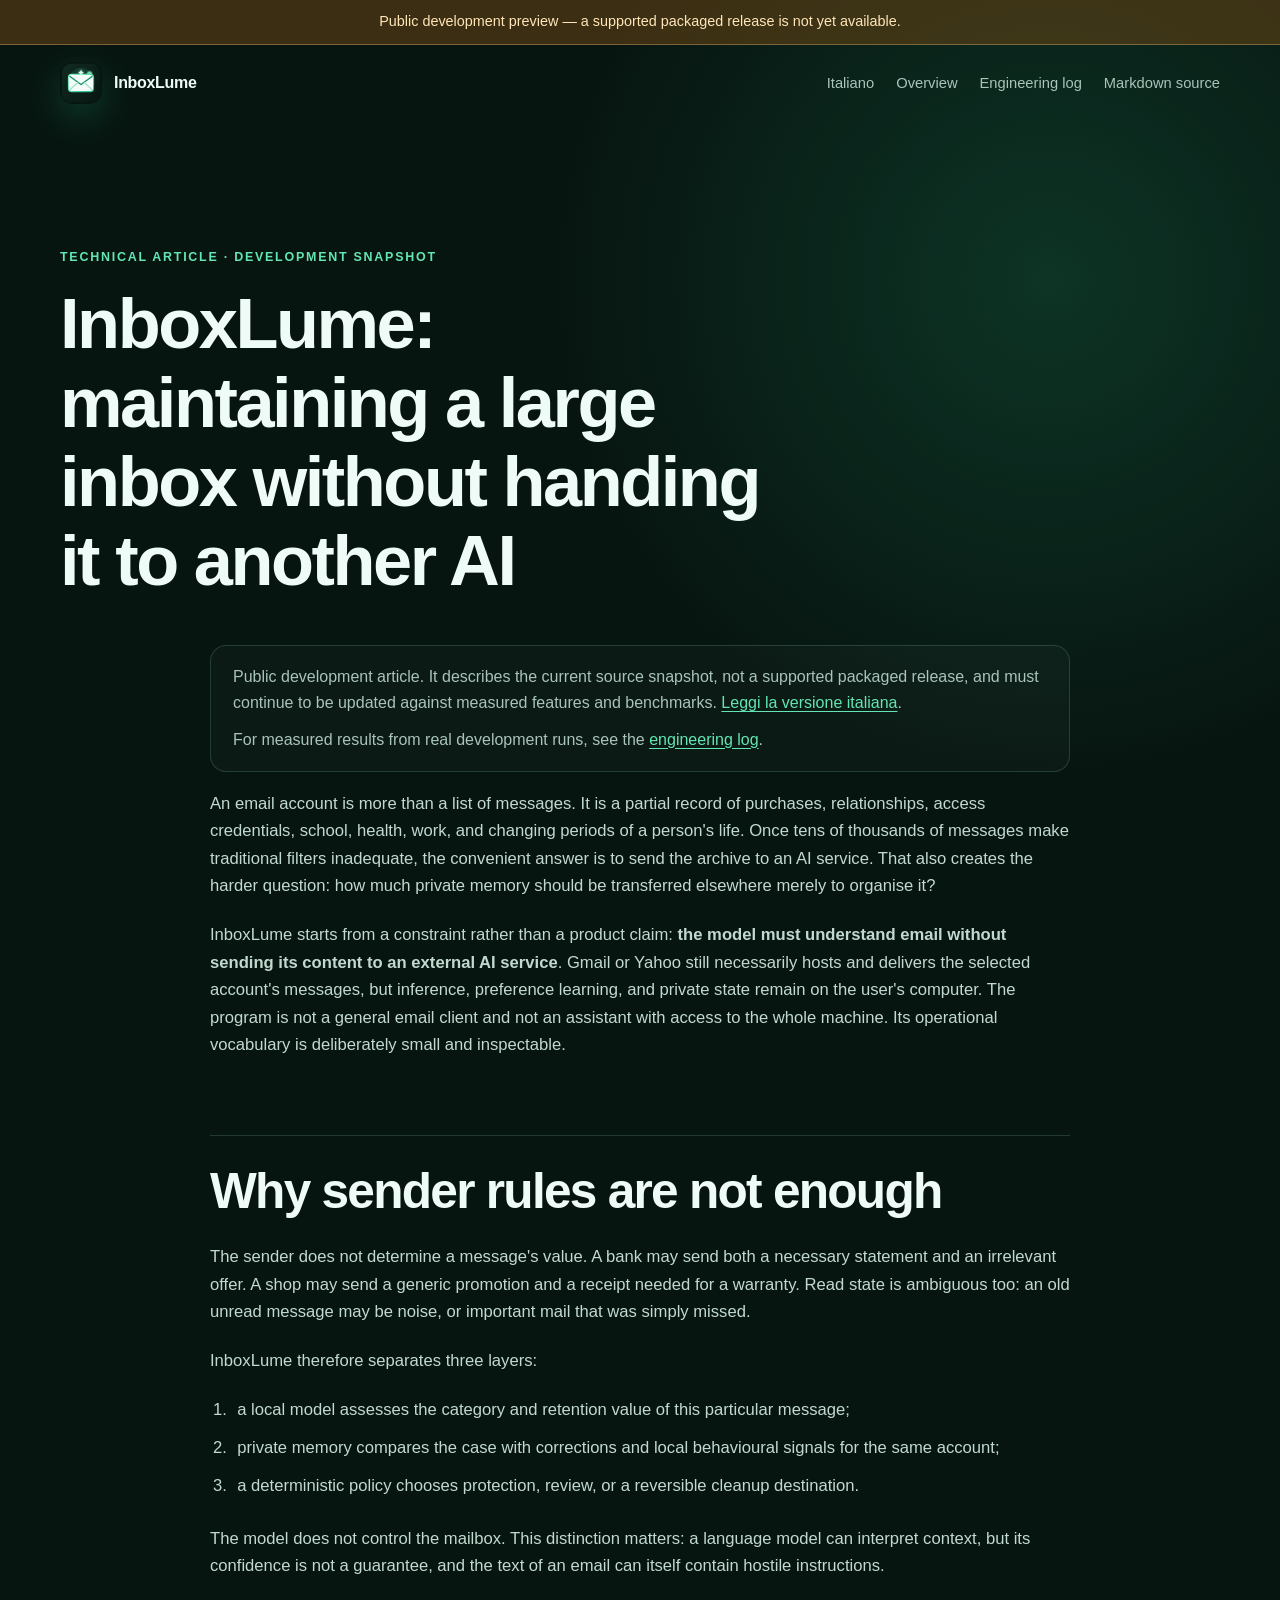
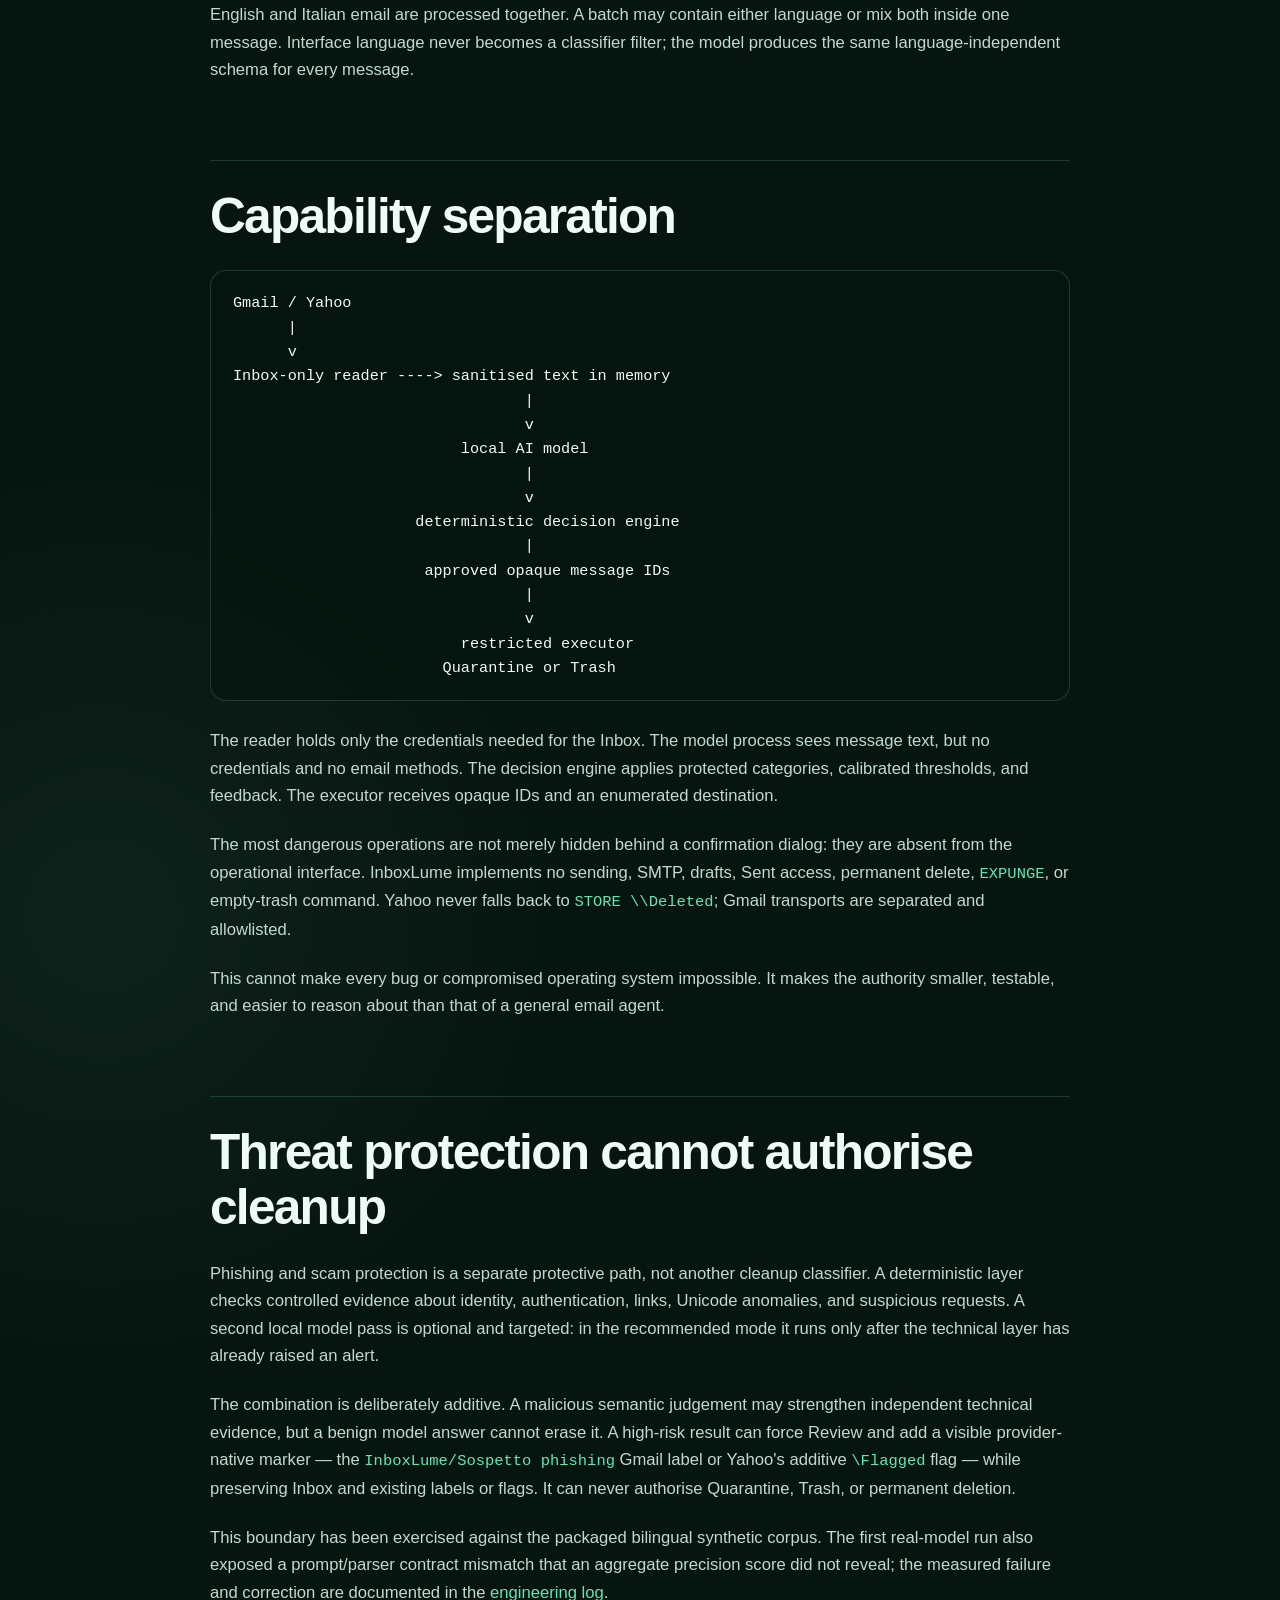
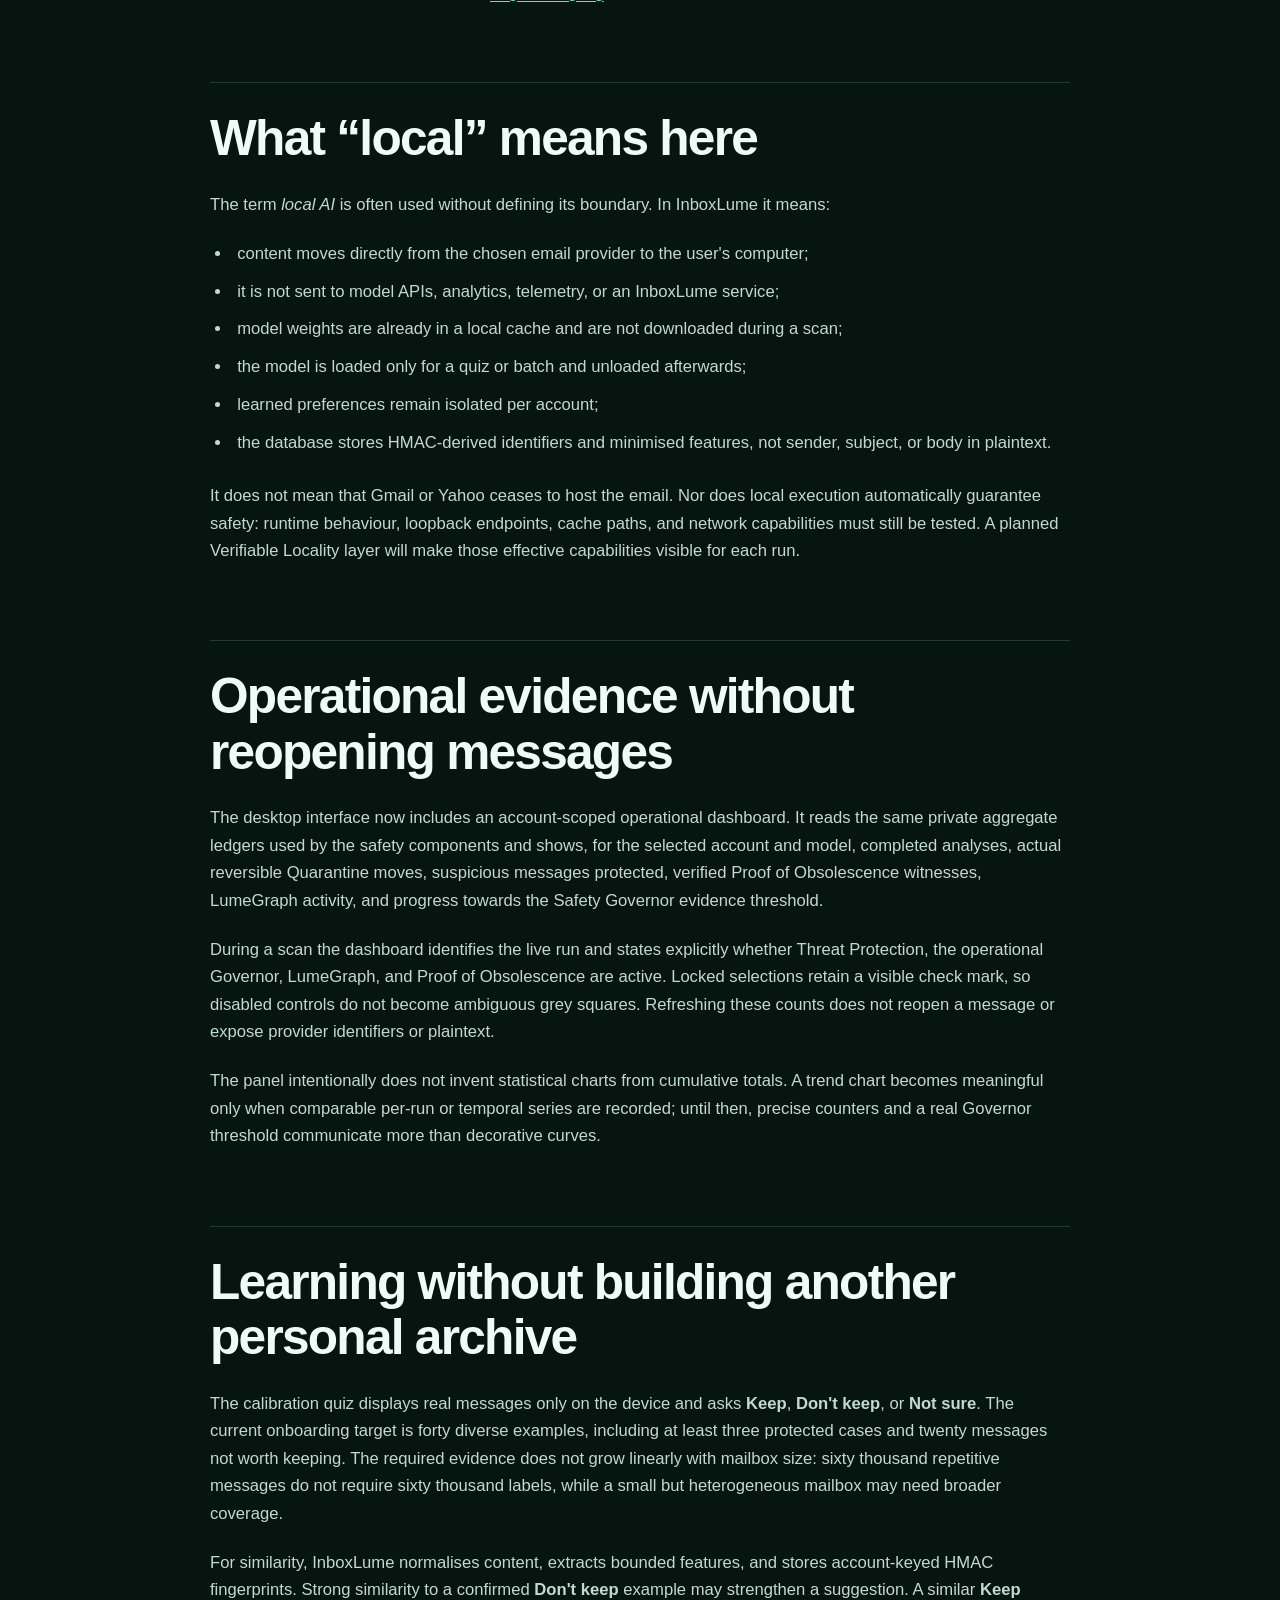
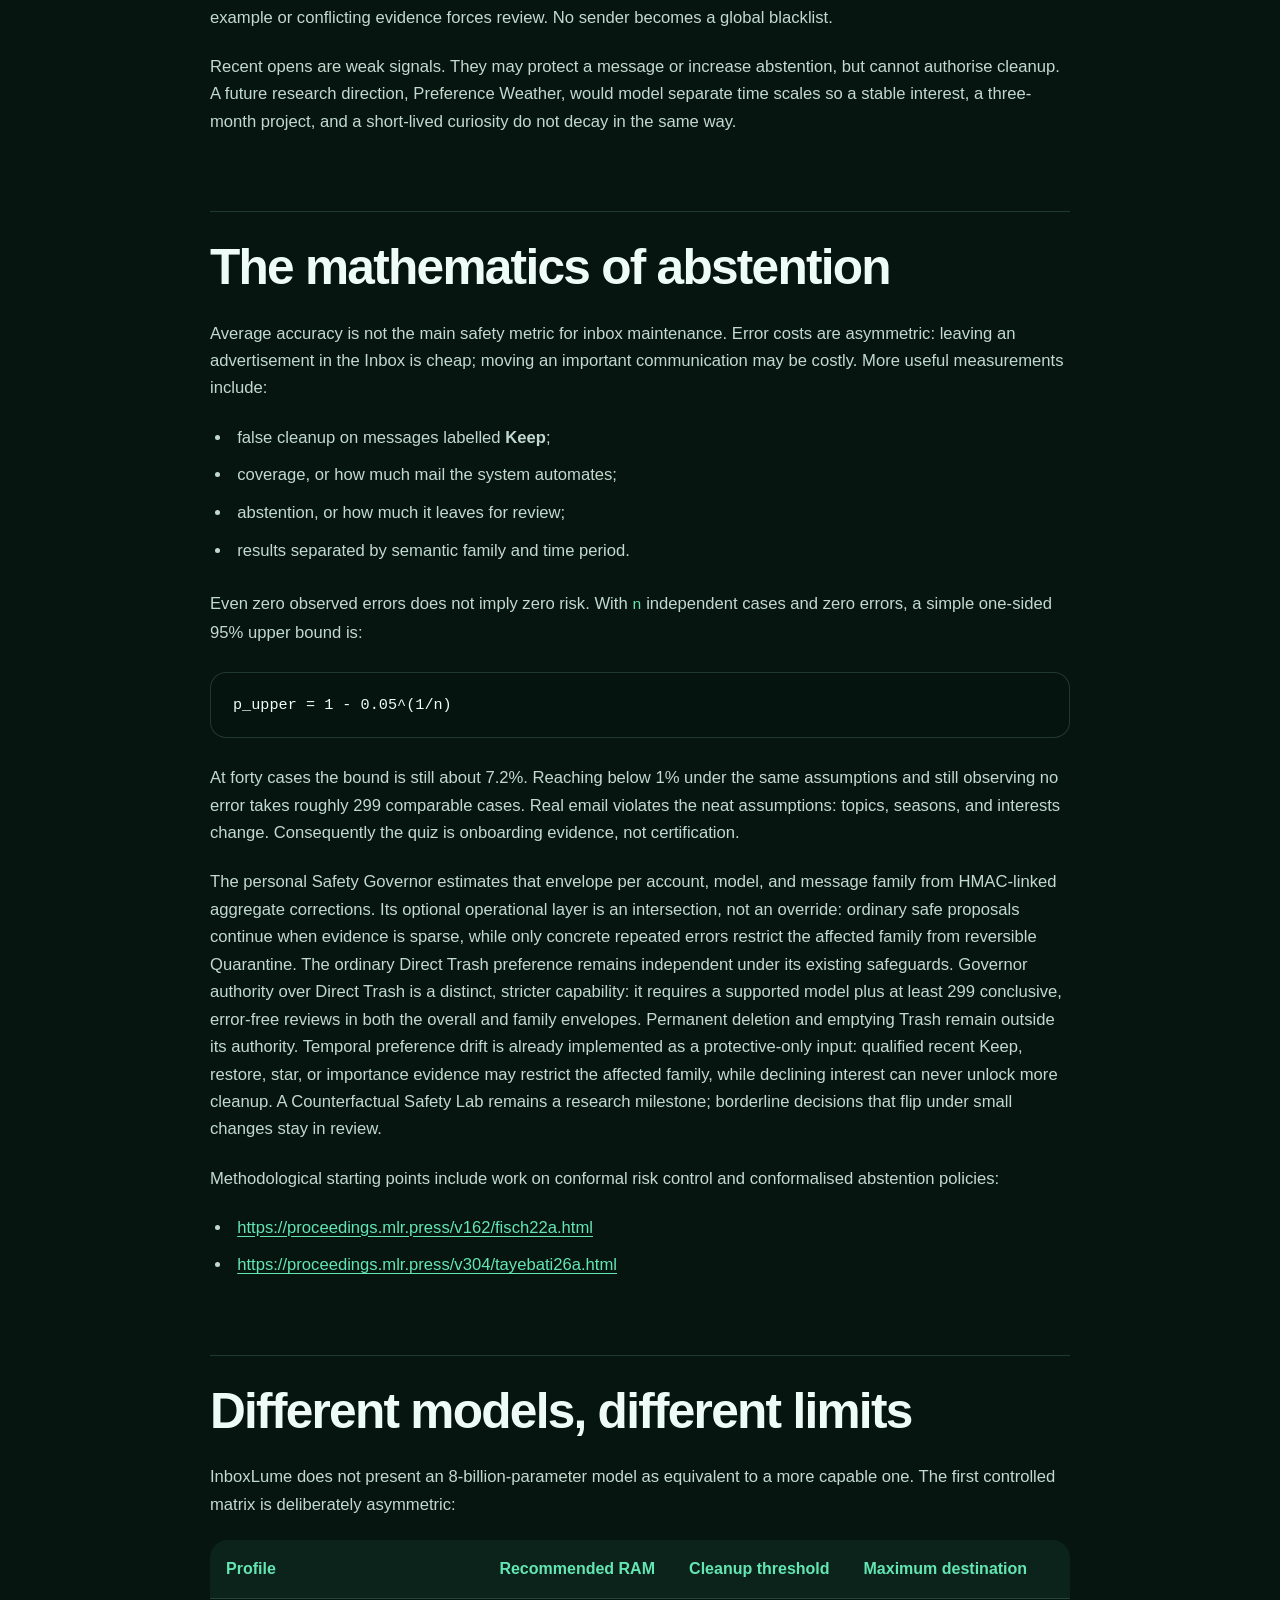
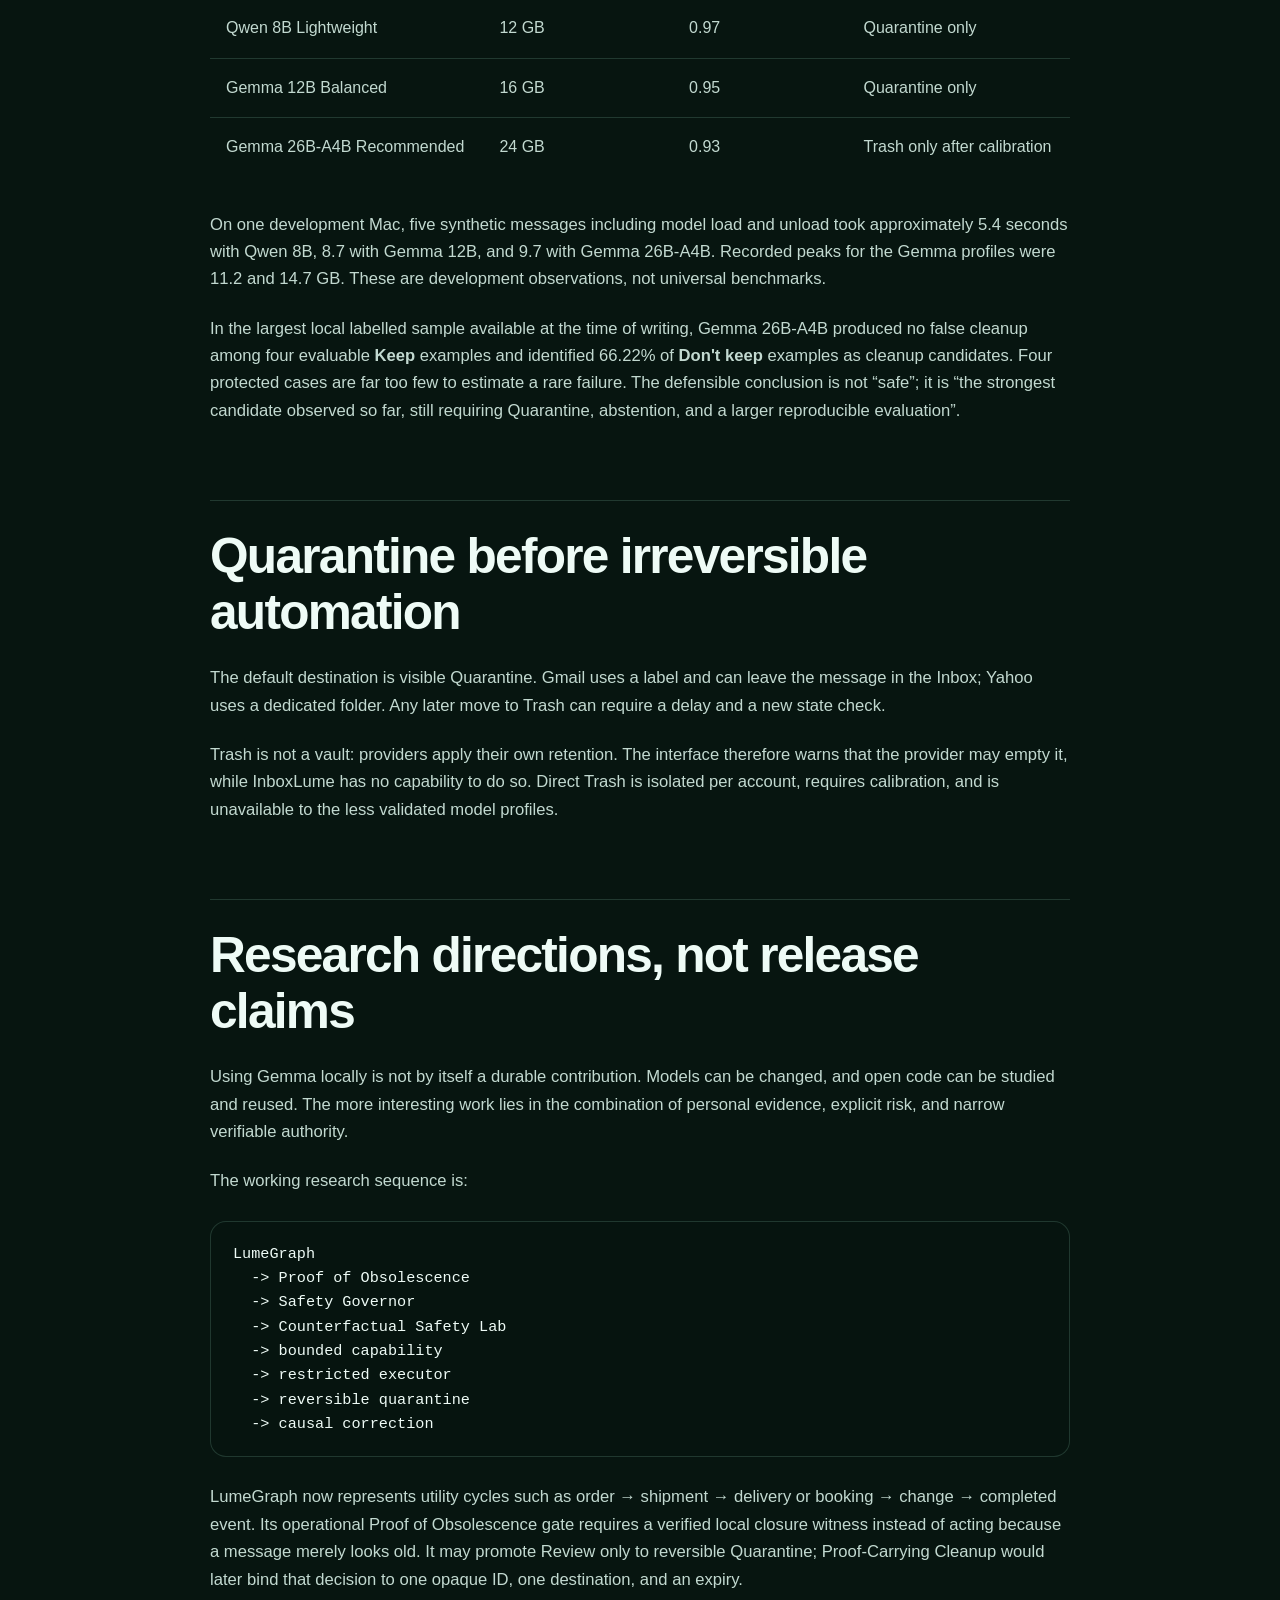
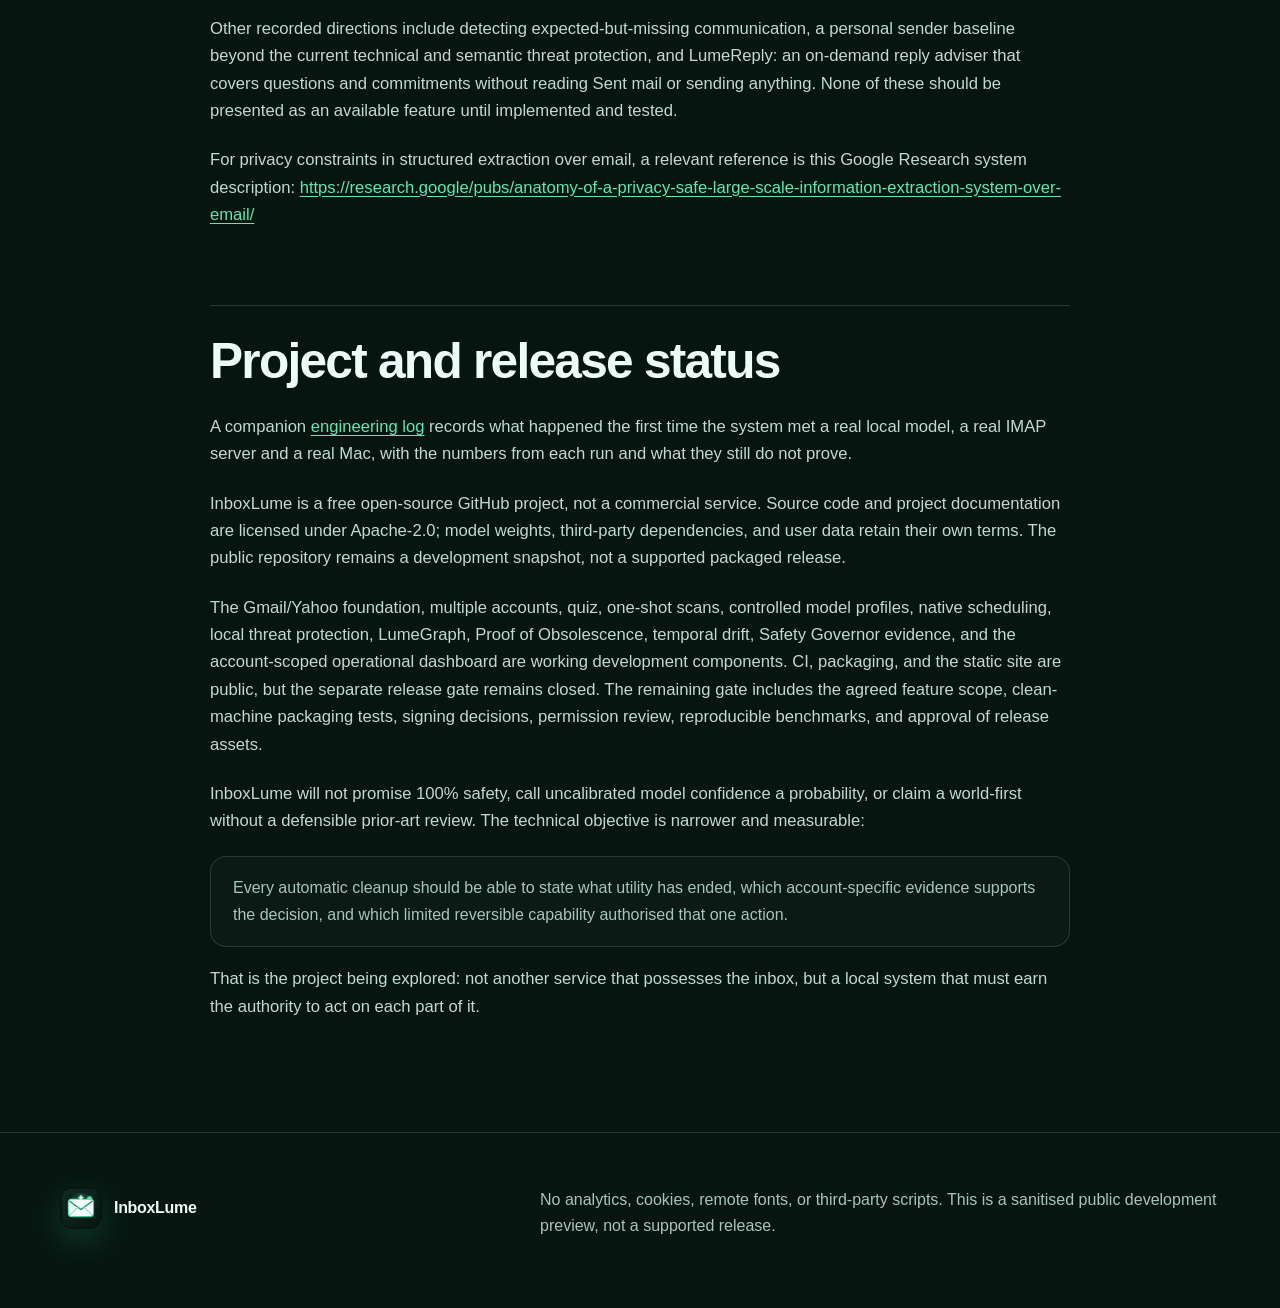
<file: docs/article.html>
<!doctype html>
<html lang="en">
<head>
  <meta charset="utf-8">
  <meta name="viewport" content="width=device-width, initial-scale=1">
  <meta name="description" content="How InboxLume combines local AI, private learning, reversible actions, and measurable safety limits for large inboxes.">
  <meta name="color-scheme" content="dark">
  <meta property="og:type" content="article">
  <meta property="og:title" content="InboxLume: maintaining a large inbox without handing it to another AI">
  <meta property="og:description" content="How InboxLume combines local AI, private learning, reversible actions, and measurable safety limits for large inboxes.">
  <meta property="og:url" content="https://vellblue.github.io/inboxlume/article.html">
  <meta property="og:image" content="https://vellblue.github.io/inboxlume/assets/og-card.png">
  <meta property="og:image:type" content="image/png">
  <meta property="og:image:width" content="1200">
  <meta property="og:image:height" content="630">
  <meta property="og:image:alt" content="InboxLume — private AI for a cleaner inbox">
  <meta property="og:site_name" content="InboxLume">
  <meta property="og:locale" content="en_US">
  <meta property="og:locale:alternate" content="it_IT">
  <meta name="twitter:card" content="summary_large_image">
  <meta name="twitter:title" content="InboxLume: maintaining a large inbox without handing it to another AI">
  <meta name="twitter:description" content="How InboxLume combines local AI, private learning, reversible actions, and measurable safety limits for large inboxes.">
  <meta name="twitter:image" content="https://vellblue.github.io/inboxlume/assets/og-card.png">
  <meta name="twitter:image:alt" content="InboxLume — private AI for a cleaner inbox">
  <title>InboxLume: maintaining a large inbox without handing it to another AI — InboxLume</title>
  <link rel="icon" href="assets/favicon.svg?v=20260901b" type="image/svg+xml">
  <link rel="canonical" href="https://vellblue.github.io/inboxlume/article.html">
  <link rel="alternate" hreflang="en" href="https://vellblue.github.io/inboxlume/article.html">
  <link rel="alternate" hreflang="it" href="https://vellblue.github.io/inboxlume/it/article.html">
  <link rel="stylesheet" href="assets/site.css?v=20260901b">
</head>
<body>
  <div class="preflight">Public development preview — a supported packaged release is not yet available.</div>
  <header class="wrap">
    <nav aria-label="Main navigation">
      <a class="brand" href="index.html"><span class="brand-mark" aria-hidden="true"><img src="assets/brand-mark.svg" alt=""></span><strong>InboxLume</strong></a>
      <div class="nav-links">
        <a href="it/article.html" lang="it">Italiano</a>
        <a href="index.html">Overview</a>
        <a href="engineering-log.html">Engineering log</a>
        <a href="ARTICLE.md">Markdown source</a>
      </div>
    </nav>
  </header>

  <main id="top">
    <article class="article-shell">
      <div class="wrap article-hero">
        <div class="eyebrow">Technical article · development snapshot</div>
        <h1>InboxLume: maintaining a large inbox without handing it to another AI</h1>
      </div>
      <div class="wrap article-prose">
        <aside class="article-note"><p>Public development article. It describes the current source snapshot, not a supported packaged release, and must continue to be updated against measured features and benchmarks. <a href="it/article.html">Leggi la versione italiana</a>.</p><p>For measured results from real development runs, see the <a href="engineering-log.html">engineering log</a>.</p></aside>
        <p>An email account is more than a list of messages. It is a partial record of purchases, relationships, access credentials, school, health, work, and changing periods of a person's life. Once tens of thousands of messages make traditional filters inadequate, the convenient answer is to send the archive to an AI service. That also creates the harder question: how much private memory should be transferred elsewhere merely to organise it?</p>
        <p>InboxLume starts from a constraint rather than a product claim: <strong>the model must understand email without sending its content to an external AI service</strong>. Gmail or Yahoo still necessarily hosts and delivers the selected account's messages, but inference, preference learning, and private state remain on the user's computer. The program is not a general email client and not an assistant with access to the whole machine. Its operational vocabulary is deliberately small and inspectable.</p>
        <h2 id="why-sender-rules-are-not-enough">Why sender rules are not enough</h2>
        <p>The sender does not determine a message's value. A bank may send both a necessary statement and an irrelevant offer. A shop may send a generic promotion and a receipt needed for a warranty. Read state is ambiguous too: an old unread message may be noise, or important mail that was simply missed.</p>
        <p>InboxLume therefore separates three layers:</p>
        <ol><li>a local model assesses the category and retention value of this particular message;</li><li>private memory compares the case with corrections and local behavioural signals for the same account;</li><li>a deterministic policy chooses protection, review, or a reversible cleanup destination.</li></ol>
        <p>The model does not control the mailbox. This distinction matters: a language model can interpret context, but its confidence is not a guarantee, and the text of an email can itself contain hostile instructions.</p>
        <p>English and Italian email are processed together. A batch may contain either language or mix both inside one message. Interface language never becomes a classifier filter; the model produces the same language-independent schema for every message.</p>
        <h2 id="capability-separation">Capability separation</h2>
        <pre><code class="language-text">Gmail / Yahoo
      |
      v
Inbox-only reader ----&gt; sanitised text in memory
                                |
                                v
                         local AI model
                                |
                                v
                    deterministic decision engine
                                |
                     approved opaque message IDs
                                |
                                v
                         restricted executor
                       Quarantine or Trash</code></pre>
        <p>The reader holds only the credentials needed for the Inbox. The model process sees message text, but no credentials and no email methods. The decision engine applies protected categories, calibrated thresholds, and feedback. The executor receives opaque IDs and an enumerated destination.</p>
        <p>The most dangerous operations are not merely hidden behind a confirmation dialog: they are absent from the operational interface. InboxLume implements no sending, SMTP, drafts, Sent access, permanent delete, <code>EXPUNGE</code>, or empty-trash command. Yahoo never falls back to <code>STORE \\Deleted</code>; Gmail transports are separated and allowlisted.</p>
        <p>This cannot make every bug or compromised operating system impossible. It makes the authority smaller, testable, and easier to reason about than that of a general email agent.</p>
        <h2 id="threat-protection-cannot-authorise-cleanup">Threat protection cannot authorise cleanup</h2>
        <p>Phishing and scam protection is a separate protective path, not another cleanup classifier. A deterministic layer checks controlled evidence about identity, authentication, links, Unicode anomalies, and suspicious requests. A second local model pass is optional and targeted: in the recommended mode it runs only after the technical layer has already raised an alert.</p>
        <p>The combination is deliberately additive. A malicious semantic judgement may strengthen independent technical evidence, but a benign model answer cannot erase it. A high-risk result can force Review and add a visible provider-native marker — the <code>InboxLume/Sospetto phishing</code> Gmail label or Yahoo's additive <code>\Flagged</code> flag — while preserving Inbox and existing labels or flags. It can never authorise Quarantine, Trash, or permanent deletion.</p>
        <p>This boundary has been exercised against the packaged bilingual synthetic corpus. The first real-model run also exposed a prompt/parser contract mismatch that an aggregate precision score did not reveal; the measured failure and correction are documented in the <a href="engineering-log.html#model">engineering log</a>.</p>
        <h2 id="what-local-means-here">What “local” means here</h2>
        <p>The term <em>local AI</em> is often used without defining its boundary. In InboxLume it means:</p>
        <ul><li>content moves directly from the chosen email provider to the user's computer;</li><li>it is not sent to model APIs, analytics, telemetry, or an InboxLume service;</li><li>model weights are already in a local cache and are not downloaded during a scan;</li><li>the model is loaded only for a quiz or batch and unloaded afterwards;</li><li>learned preferences remain isolated per account;</li><li>the database stores HMAC-derived identifiers and minimised features, not sender, subject, or body in plaintext.</li></ul>
        <p>It does not mean that Gmail or Yahoo ceases to host the email. Nor does local execution automatically guarantee safety: runtime behaviour, loopback endpoints, cache paths, and network capabilities must still be tested. A planned Verifiable Locality layer will make those effective capabilities visible for each run.</p>
        <h2 id="operational-evidence-without-reopening-messages">Operational evidence without reopening messages</h2>
        <p>The desktop interface now includes an account-scoped operational dashboard. It reads the same private aggregate ledgers used by the safety components and shows, for the selected account and model, completed analyses, actual reversible Quarantine moves, suspicious messages protected, verified Proof of Obsolescence witnesses, LumeGraph activity, and progress towards the Safety Governor evidence threshold.</p>
        <p>During a scan the dashboard identifies the live run and states explicitly whether Threat Protection, the operational Governor, LumeGraph, and Proof of Obsolescence are active. Locked selections retain a visible check mark, so disabled controls do not become ambiguous grey squares. Refreshing these counts does not reopen a message or expose provider identifiers or plaintext.</p>
        <p>The panel intentionally does not invent statistical charts from cumulative totals. A trend chart becomes meaningful only when comparable per-run or temporal series are recorded; until then, precise counters and a real Governor threshold communicate more than decorative curves.</p>
        <h2 id="learning-without-building-another-personal-archive">Learning without building another personal archive</h2>
        <p>The calibration quiz displays real messages only on the device and asks <strong>Keep</strong>, <strong>Don't keep</strong>, or <strong>Not sure</strong>. The current onboarding target is forty diverse examples, including at least three protected cases and twenty messages not worth keeping. The required evidence does not grow linearly with mailbox size: sixty thousand repetitive messages do not require sixty thousand labels, while a small but heterogeneous mailbox may need broader coverage.</p>
        <p>For similarity, InboxLume normalises content, extracts bounded features, and stores account-keyed HMAC fingerprints. Strong similarity to a confirmed <strong>Don't keep</strong> example may strengthen a suggestion. A similar <strong>Keep</strong> example or conflicting evidence forces review. No sender becomes a global blacklist.</p>
        <p>Recent opens are weak signals. They may protect a message or increase abstention, but cannot authorise cleanup. A future research direction, Preference Weather, would model separate time scales so a stable interest, a three-month project, and a short-lived curiosity do not decay in the same way.</p>
        <h2 id="the-mathematics-of-abstention">The mathematics of abstention</h2>
        <p>Average accuracy is not the main safety metric for inbox maintenance. Error costs are asymmetric: leaving an advertisement in the Inbox is cheap; moving an important communication may be costly. More useful measurements include:</p>
        <ul><li>false cleanup on messages labelled <strong>Keep</strong>;</li><li>coverage, or how much mail the system automates;</li><li>abstention, or how much it leaves for review;</li><li>results separated by semantic family and time period.</li></ul>
        <p>Even zero observed errors does not imply zero risk. With <code>n</code> independent cases and zero errors, a simple one-sided 95% upper bound is:</p>
        <pre><code class="language-text">p_upper = 1 - 0.05^(1/n)</code></pre>
        <p>At forty cases the bound is still about 7.2%. Reaching below 1% under the same assumptions and still observing no error takes roughly 299 comparable cases. Real email violates the neat assumptions: topics, seasons, and interests change. Consequently the quiz is onboarding evidence, not certification.</p>
        <p>The personal Safety Governor estimates that envelope per account, model, and message family from HMAC-linked aggregate corrections. Its optional operational layer is an intersection, not an override: ordinary safe proposals continue when evidence is sparse, while only concrete repeated errors restrict the affected family from reversible Quarantine. The ordinary Direct Trash preference remains independent under its existing safeguards. Governor authority over Direct Trash is a distinct, stricter capability: it requires a supported model plus at least 299 conclusive, error-free reviews in both the overall and family envelopes. Permanent deletion and emptying Trash remain outside its authority. Temporal preference drift is already implemented as a protective-only input: qualified recent Keep, restore, star, or importance evidence may restrict the affected family, while declining interest can never unlock more cleanup. A Counterfactual Safety Lab remains a research milestone; borderline decisions that flip under small changes stay in review.</p>
        <p>Methodological starting points include work on conformal risk control and conformalised abstention policies:</p>
        <ul><li><a href="https://proceedings.mlr.press/v162/fisch22a.html">https://proceedings.mlr.press/v162/fisch22a.html</a></li><li><a href="https://proceedings.mlr.press/v304/tayebati26a.html">https://proceedings.mlr.press/v304/tayebati26a.html</a></li></ul>
        <h2 id="different-models-different-limits">Different models, different limits</h2>
        <p>InboxLume does not present an 8-billion-parameter model as equivalent to a more capable one. The first controlled matrix is deliberately asymmetric:</p>
        <div class="article-table"><table class="comparison"><thead><tr><th>Profile</th><th>Recommended RAM</th><th>Cleanup threshold</th><th>Maximum destination</th></tr></thead><tbody><tr><td>Qwen 8B Lightweight</td><td>12 GB</td><td>0.97</td><td>Quarantine only</td></tr><tr><td>Gemma 12B Balanced</td><td>16 GB</td><td>0.95</td><td>Quarantine only</td></tr><tr><td>Gemma 26B-A4B Recommended</td><td>24 GB</td><td>0.93</td><td>Trash only after calibration</td></tr></tbody></table></div>
        <p>On one development Mac, five synthetic messages including model load and unload took approximately 5.4 seconds with Qwen 8B, 8.7 with Gemma 12B, and 9.7 with Gemma 26B-A4B. Recorded peaks for the Gemma profiles were 11.2 and 14.7 GB. These are development observations, not universal benchmarks.</p>
        <p>In the largest local labelled sample available at the time of writing, Gemma 26B-A4B produced no false cleanup among four evaluable <strong>Keep</strong> examples and identified 66.22% of <strong>Don't keep</strong> examples as cleanup candidates. Four protected cases are far too few to estimate a rare failure. The defensible conclusion is not “safe”; it is “the strongest candidate observed so far, still requiring Quarantine, abstention, and a larger reproducible evaluation”.</p>
        <h2 id="quarantine-before-irreversible-automation">Quarantine before irreversible automation</h2>
        <p>The default destination is visible Quarantine. Gmail uses a label and can leave the message in the Inbox; Yahoo uses a dedicated folder. Any later move to Trash can require a delay and a new state check.</p>
        <p>Trash is not a vault: providers apply their own retention. The interface therefore warns that the provider may empty it, while InboxLume has no capability to do so. Direct Trash is isolated per account, requires calibration, and is unavailable to the less validated model profiles.</p>
        <h2 id="research-directions-not-release-claims">Research directions, not release claims</h2>
        <p>Using Gemma locally is not by itself a durable contribution. Models can be changed, and open code can be studied and reused. The more interesting work lies in the combination of personal evidence, explicit risk, and narrow verifiable authority.</p>
        <p>The working research sequence is:</p>
        <pre><code class="language-text">LumeGraph
  -&gt; Proof of Obsolescence
  -&gt; Safety Governor
  -&gt; Counterfactual Safety Lab
  -&gt; bounded capability
  -&gt; restricted executor
  -&gt; reversible quarantine
  -&gt; causal correction</code></pre>
        <p>LumeGraph now represents utility cycles such as order → shipment → delivery or booking → change → completed event. Its operational Proof of Obsolescence gate requires a verified local closure witness instead of acting because a message merely looks old. It may promote Review only to reversible Quarantine; Proof-Carrying Cleanup would later bind that decision to one opaque ID, one destination, and an expiry.</p>
        <p>Other recorded directions include detecting expected-but-missing communication, a personal sender baseline beyond the current technical and semantic threat protection, and LumeReply: an on-demand reply adviser that covers questions and commitments without reading Sent mail or sending anything. None of these should be presented as an available feature until implemented and tested.</p>
        <p>For privacy constraints in structured extraction over email, a relevant reference is this Google Research system description: <a href="https://research.google/pubs/anatomy-of-a-privacy-safe-large-scale-information-extraction-system-over-email/">https://research.google/pubs/anatomy-of-a-privacy-safe-large-scale-information-extraction-system-over-email/</a></p>
        <h2 id="project-and-release-status">Project and release status</h2>
        <p>A companion <a href="ENGINEERING_LOG.md">engineering log</a> records what happened the first time the system met a real local model, a real IMAP server and a real Mac, with the numbers from each run and what they still do not prove.</p>
        <p>InboxLume is a free open-source GitHub project, not a commercial service. Source code and project documentation are licensed under Apache-2.0; model weights, third-party dependencies, and user data retain their own terms. The public repository remains a development snapshot, not a supported packaged release.</p>
        <p>The Gmail/Yahoo foundation, multiple accounts, quiz, one-shot scans, controlled model profiles, native scheduling, local threat protection, LumeGraph, Proof of Obsolescence, temporal drift, Safety Governor evidence, and the account-scoped operational dashboard are working development components. CI, packaging, and the static site are public, but the separate release gate remains closed. The remaining gate includes the agreed feature scope, clean-machine packaging tests, signing decisions, permission review, reproducible benchmarks, and approval of release assets.</p>
        <p>InboxLume will not promise 100% safety, call uncalibrated model confidence a probability, or claim a world-first without a defensible prior-art review. The technical objective is narrower and measurable:</p>
        <aside class="article-note"><p>Every automatic cleanup should be able to state what utility has ended, which account-specific evidence supports the decision, and which limited reversible capability authorised that one action.</p></aside>
        <p>That is the project being explored: not another service that possesses the inbox, but a local system that must earn the authority to act on each part of it.</p>
      </div>
    </article>
  </main>

  <footer>
    <div class="wrap footer-grid">
      <div><a class="brand" href="index.html"><span class="brand-mark" aria-hidden="true"><img src="assets/brand-mark.svg" alt=""></span><strong>InboxLume</strong></a></div>
      <div class="privacy-note">No analytics, cookies, remote fonts, or third-party scripts. This is a sanitised public development preview, not a supported release.</div>
    </div>
  </footer>
</body>
</html>
</file>
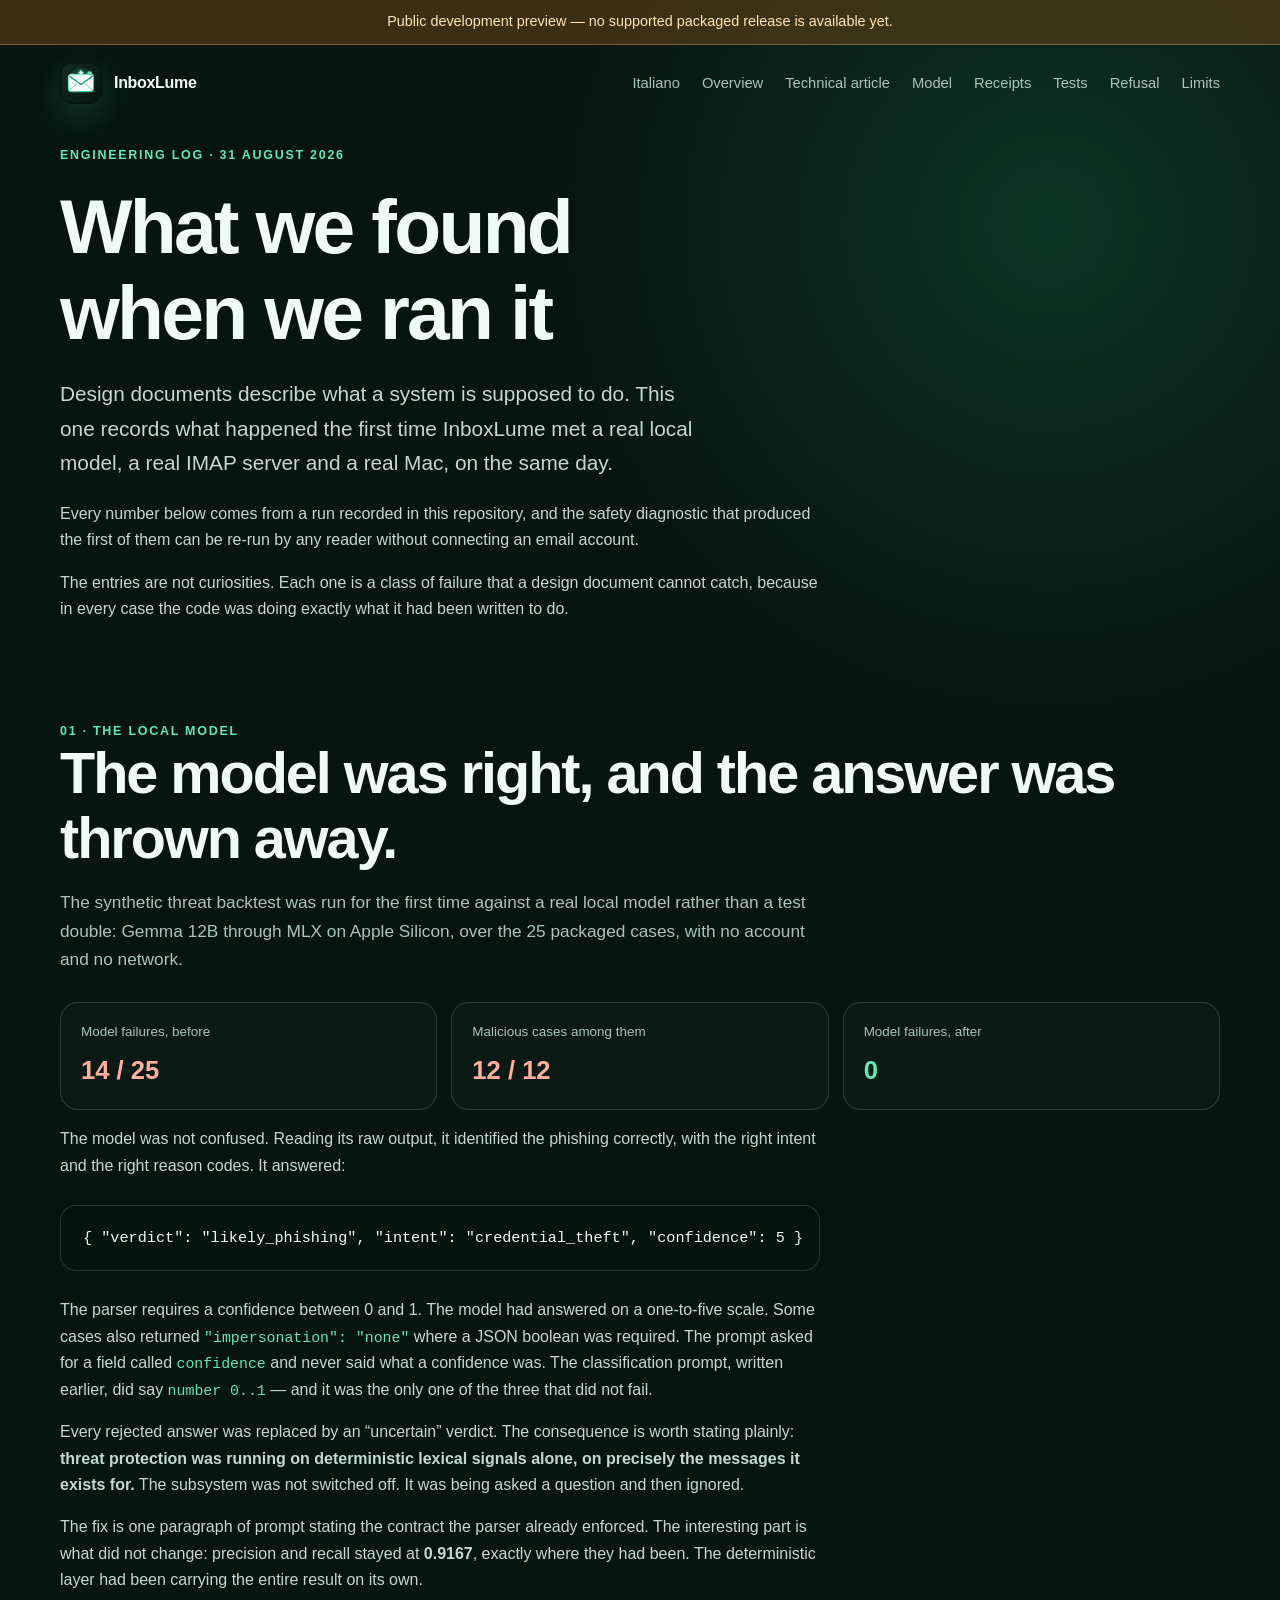
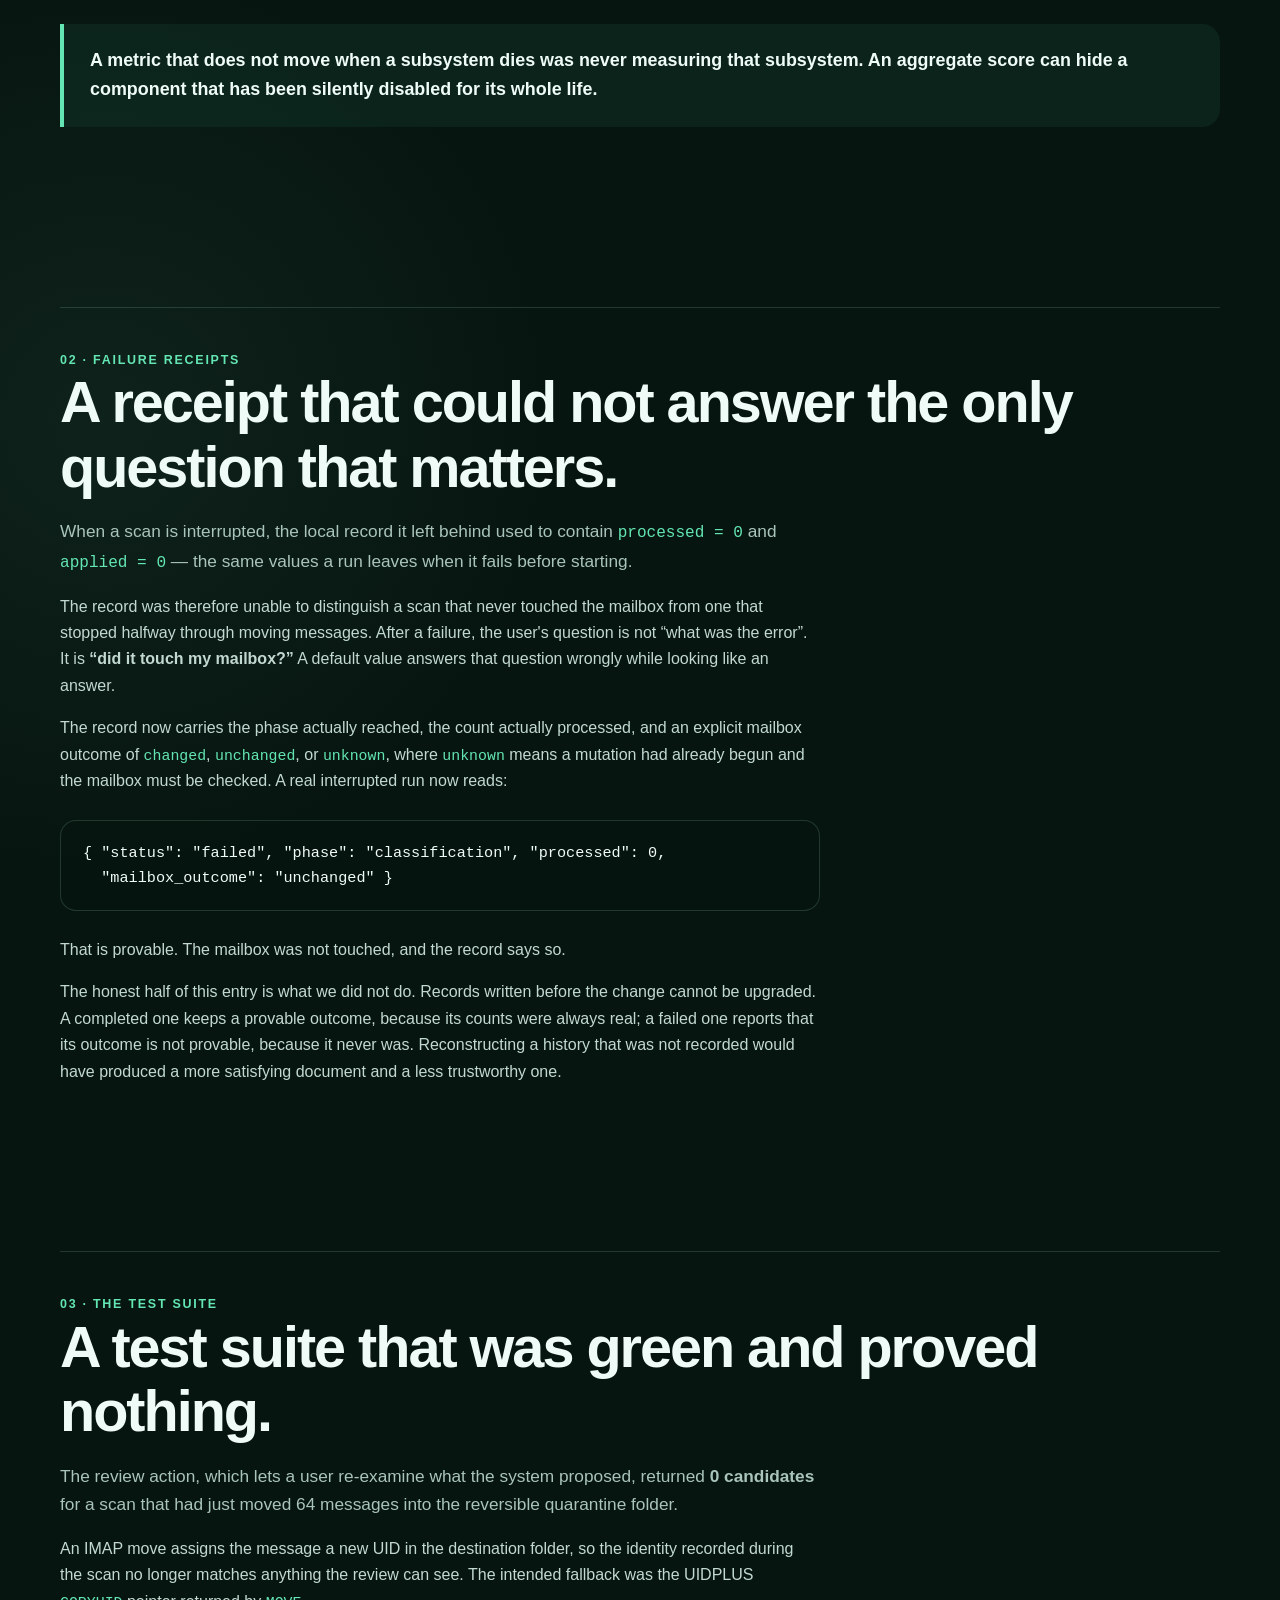
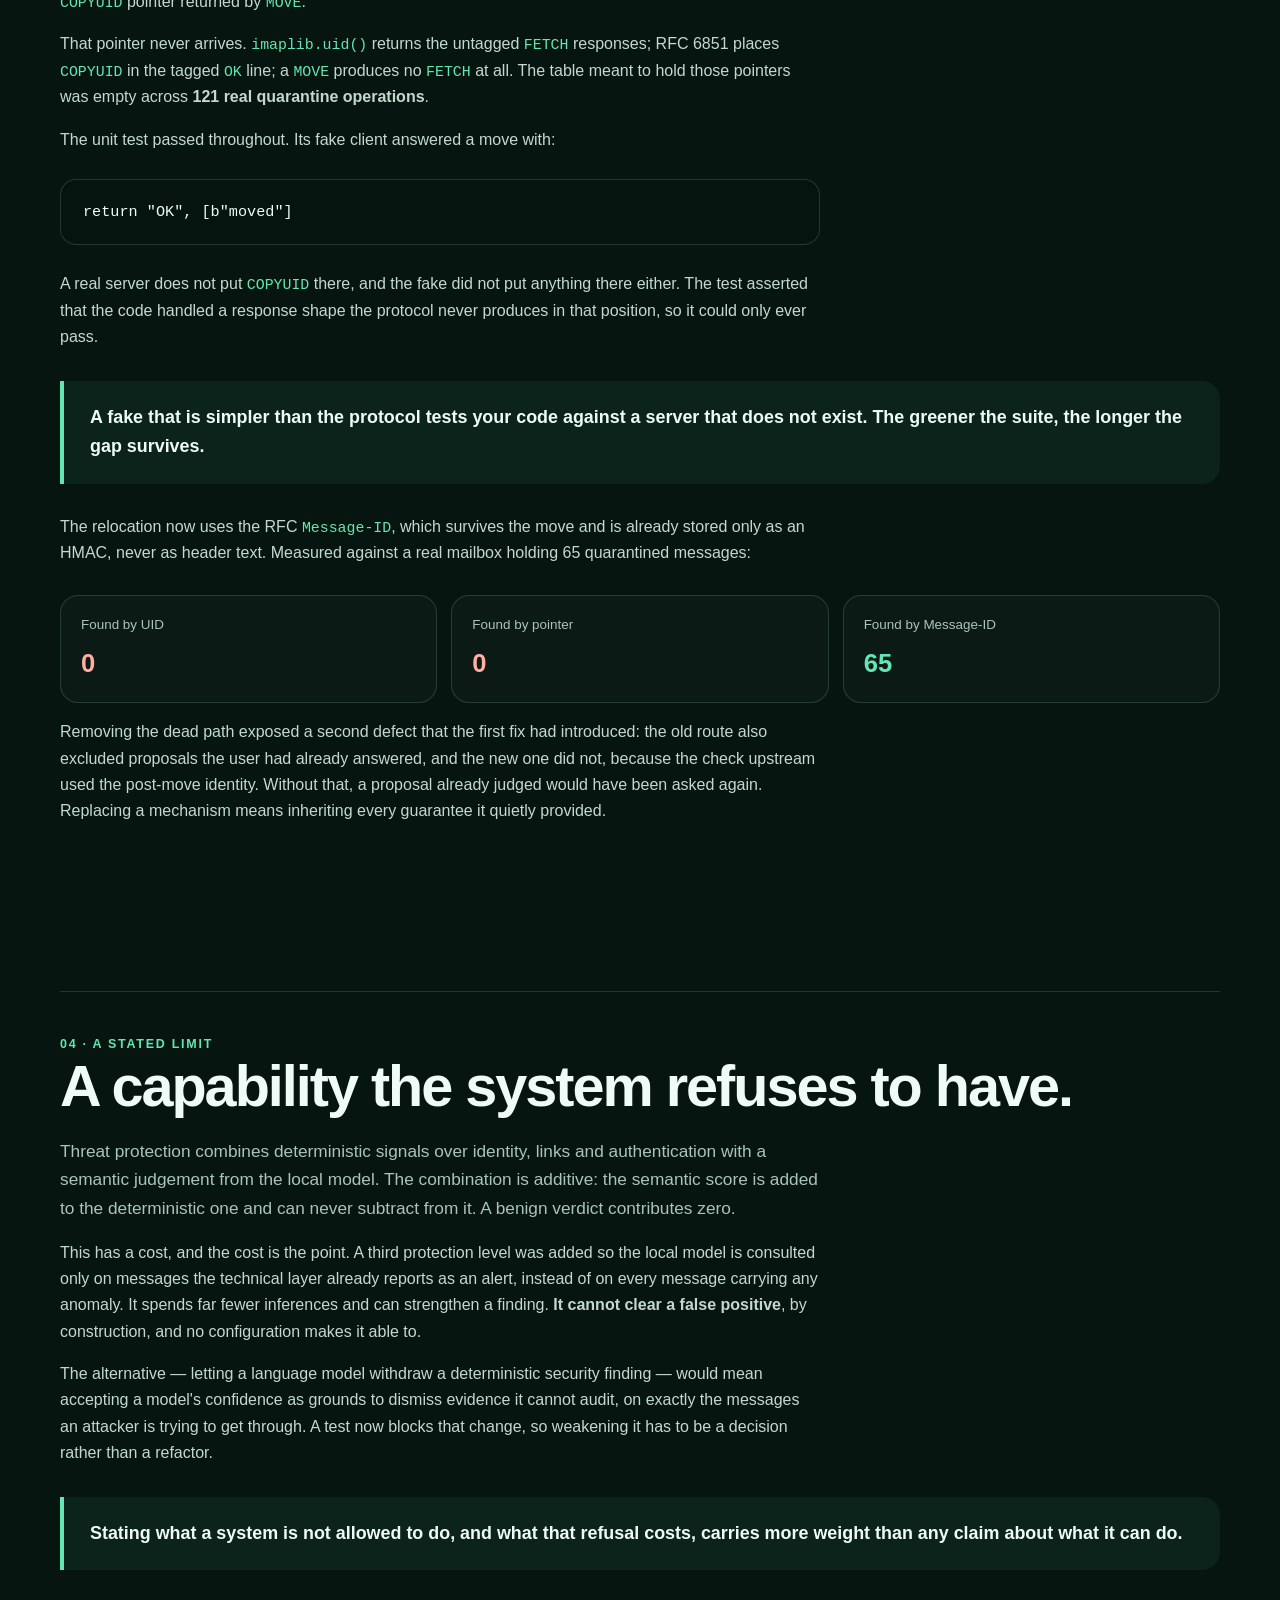
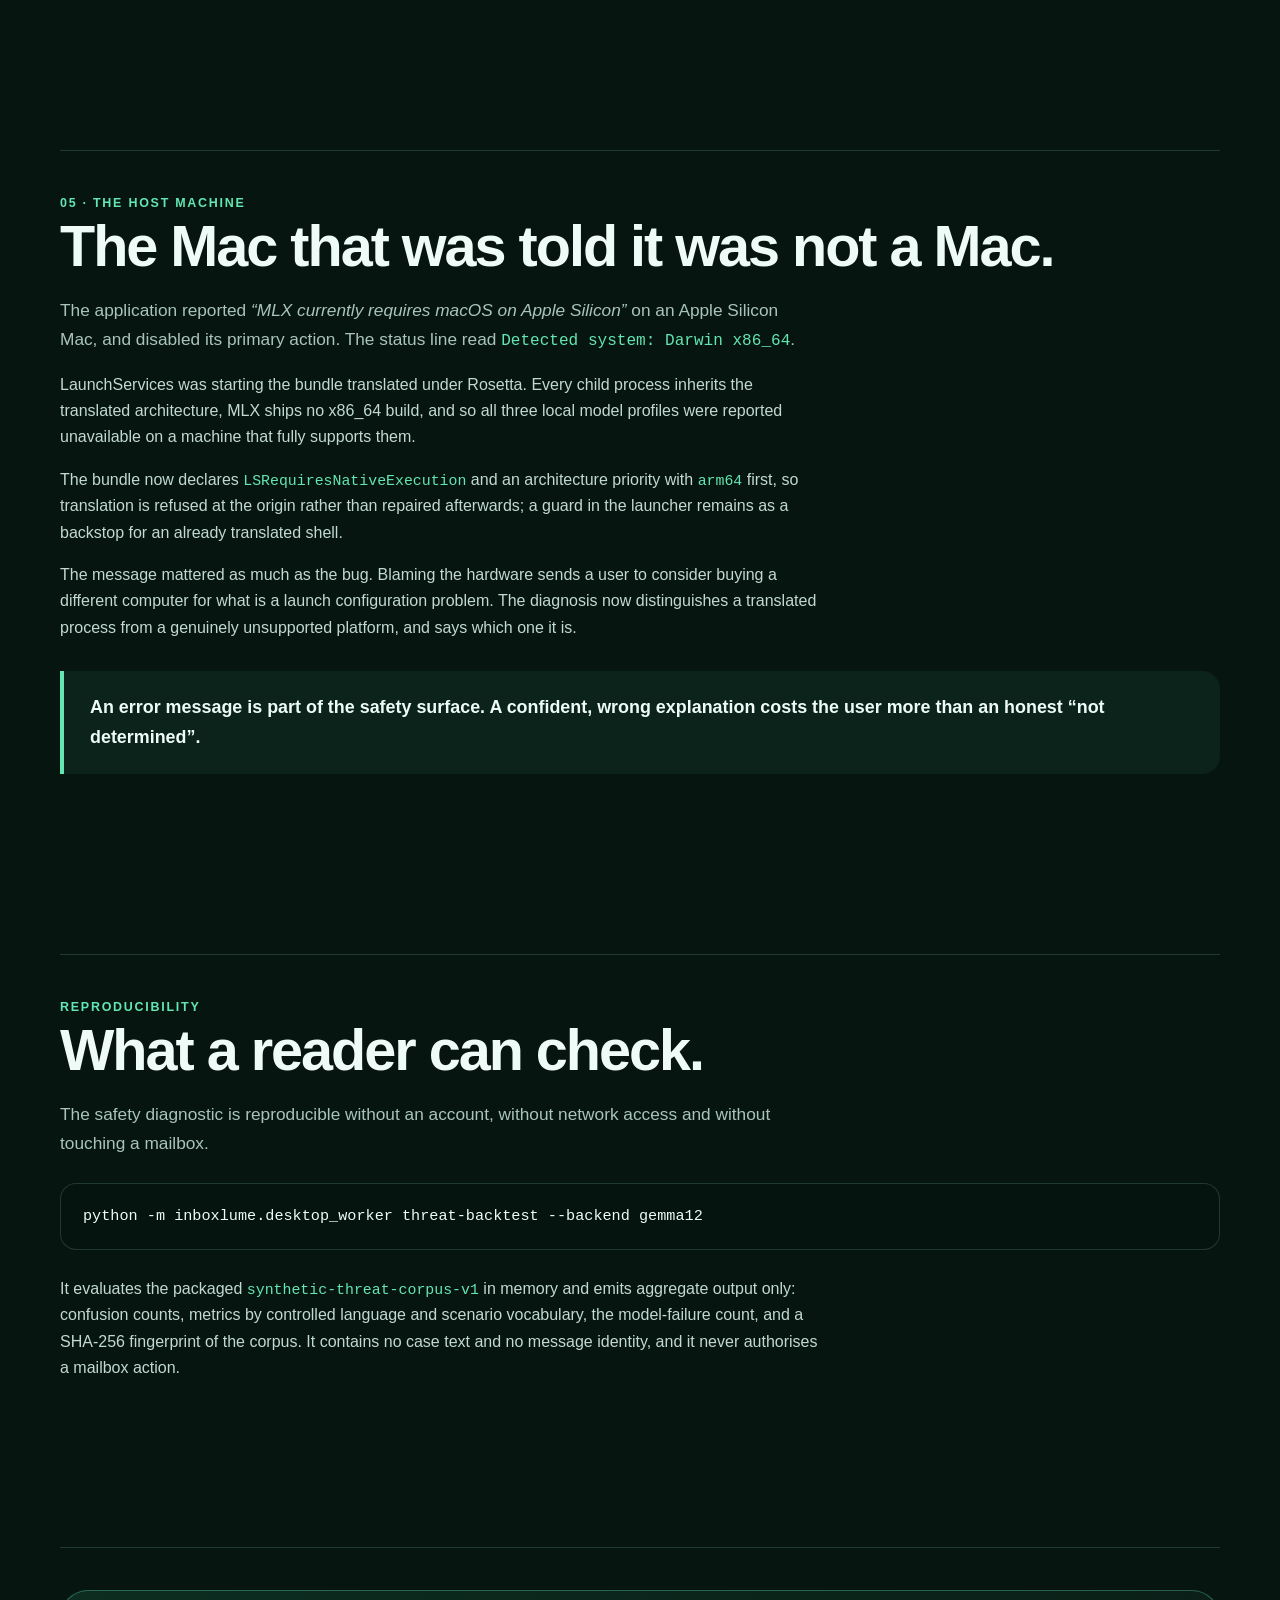
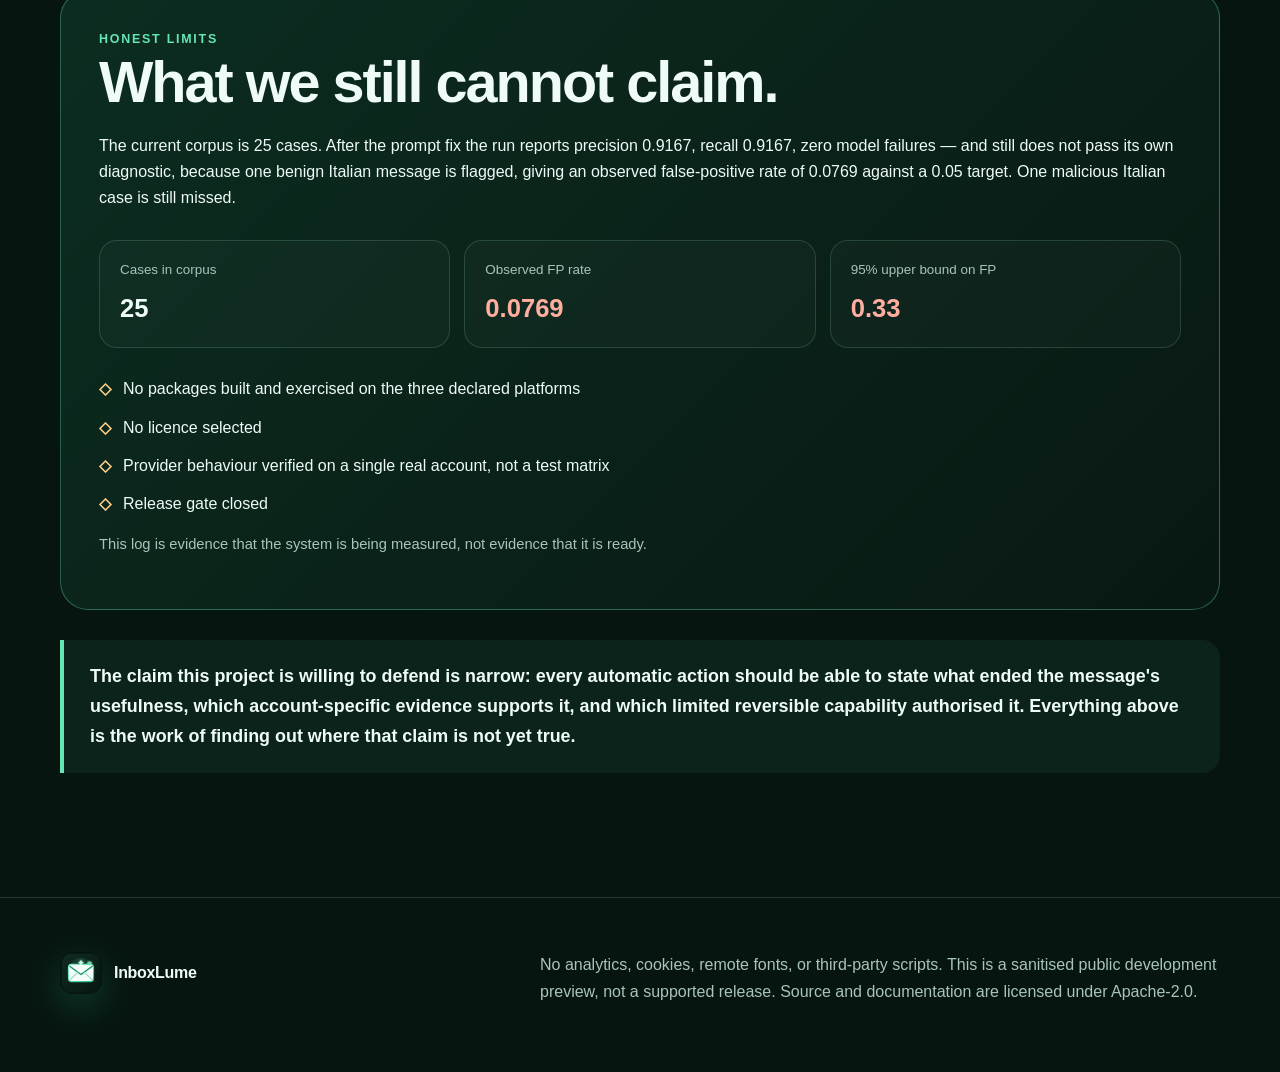
<file: docs/engineering-log.html>
<!doctype html>
<html lang="en">
<head>
  <meta charset="utf-8">
  <meta name="viewport" content="width=device-width, initial-scale=1">
  <meta name="description" content="Five measured failures found the first time InboxLume met a real local model, a real IMAP server and a real Mac, with the numbers from each run.">
  <meta name="color-scheme" content="dark">
  <meta property="og:type" content="article">
  <meta property="og:title" content="What we found when we ran InboxLume">
  <meta property="og:description" content="Five measured failures from a real local model, a real IMAP server, and a real Mac.">
  <meta property="og:url" content="https://vellblue.github.io/inboxlume/engineering-log.html">
  <meta property="og:image" content="https://vellblue.github.io/inboxlume/assets/og-card.png">
  <meta property="og:image:type" content="image/png">
  <meta property="og:image:width" content="1200">
  <meta property="og:image:height" content="630">
  <meta property="og:image:alt" content="InboxLume — private AI for a cleaner inbox">
  <meta property="og:site_name" content="InboxLume">
  <meta property="og:locale" content="en_US">
  <meta property="og:locale:alternate" content="it_IT">
  <meta name="twitter:card" content="summary_large_image">
  <meta name="twitter:title" content="What we found when we ran InboxLume">
  <meta name="twitter:description" content="Five measured failures from a real local model, a real IMAP server, and a real Mac.">
  <meta name="twitter:image" content="https://vellblue.github.io/inboxlume/assets/og-card.png">
  <meta name="twitter:image:alt" content="InboxLume — private AI for a cleaner inbox">
  <title>What we found when we ran it — InboxLume engineering log</title>
  <link rel="icon" href="assets/favicon.svg?v=20260901b" type="image/svg+xml">
  <link rel="canonical" href="https://vellblue.github.io/inboxlume/engineering-log.html">
  <link rel="alternate" hreflang="en" href="https://vellblue.github.io/inboxlume/engineering-log.html">
  <link rel="alternate" hreflang="it" href="https://vellblue.github.io/inboxlume/it/engineering-log.html">
  <link rel="stylesheet" href="assets/site.css?v=20260901b">
</head>
<body>
  <div class="preflight">Public development preview — no supported packaged release is available yet.</div>
  <header class="wrap">
    <nav aria-label="Main navigation">
      <a class="brand" href="index.html"><span class="brand-mark" aria-hidden="true"><img src="assets/brand-mark.svg" alt=""></span><strong>InboxLume</strong></a>
      <div class="nav-links">
        <a href="it/engineering-log.html" lang="it">Italiano</a>
        <a href="index.html">Overview</a>
        <a href="article.html">Technical article</a>
        <a href="#model">Model</a><a href="#receipt">Receipts</a>
        <a href="#tests">Tests</a><a href="#refusal">Refusal</a><a href="#limits">Limits</a>
      </div>
    </nav>
  </header>

  <main id="top">
    <div class="wrap" style="padding-top:24px">
      <div class="eyebrow">Engineering log · 31 August 2026</div>
      <h1>What we found when we ran it</h1>
      <p class="lead">Design documents describe what a system is supposed to do. This one records what happened the first time InboxLume met a real local model, a real IMAP server and a real Mac, on the same day.</p>
      <div class="prose">
        <p>Every number below comes from a run recorded in this repository, and the safety diagnostic that produced the first of them can be re-run by any reader without connecting an email account.</p>
        <p>The entries are not curiosities. Each one is a class of failure that a design document cannot catch, because in every case the code was doing exactly what it had been written to do.</p>
      </div>
    </div>

    <section class="wrap entry" id="model">
      <div class="eyebrow">01 · The local model</div>
      <h2>The model was right, and the answer was thrown away.</h2>
      <p class="section-intro">The synthetic threat backtest was run for the first time against a real local model rather than a test double: Gemma 12B through MLX on Apple Silicon, over the 25 packaged cases, with no account and no network.</p>
      <div class="metric-row">
        <div class="metric bad"><span>Model failures, before</span><strong>14 / 25</strong></div>
        <div class="metric bad"><span>Malicious cases among them</span><strong>12 / 12</strong></div>
        <div class="metric good"><span>Model failures, after</span><strong>0</strong></div>
      </div>
      <div class="prose">
        <p>The model was not confused. Reading its raw output, it identified the phishing correctly, with the right intent and the right reason codes. It answered:</p>
        <pre><code>{ "verdict": "likely_phishing", "intent": "credential_theft", "confidence": 5 }</code></pre>
        <p>The parser requires a confidence between 0 and 1. The model had answered on a one-to-five scale. Some cases also returned <code>"impersonation": "none"</code> where a JSON boolean was required. The prompt asked for a field called <code>confidence</code> and never said what a confidence was. The classification prompt, written earlier, did say <code>number 0..1</code> — and it was the only one of the three that did not fail.</p>
        <p>Every rejected answer was replaced by an “uncertain” verdict. The consequence is worth stating plainly: <strong>threat protection was running on deterministic lexical signals alone, on precisely the messages it exists for.</strong> The subsystem was not switched off. It was being asked a question and then ignored.</p>
        <p>The fix is one paragraph of prompt stating the contract the parser already enforced. The interesting part is what did not change: precision and recall stayed at <strong>0.9167</strong>, exactly where they had been. The deterministic layer had been carrying the entire result on its own.</p>
      </div>
      <blockquote class="lesson"><p>A metric that does not move when a subsystem dies was never measuring that subsystem. An aggregate score can hide a component that has been silently disabled for its whole life.</p></blockquote>
    </section>

    <section class="wrap entry" id="receipt">
      <div class="eyebrow">02 · Failure receipts</div>
      <h2>A receipt that could not answer the only question that matters.</h2>
      <p class="section-intro">When a scan is interrupted, the local record it left behind used to contain <code>processed = 0</code> and <code>applied = 0</code> — the same values a run leaves when it fails before starting.</p>
      <div class="prose">
        <p>The record was therefore unable to distinguish a scan that never touched the mailbox from one that stopped halfway through moving messages. After a failure, the user's question is not “what was the error”. It is <strong>“did it touch my mailbox?”</strong> A default value answers that question wrongly while looking like an answer.</p>
        <p>The record now carries the phase actually reached, the count actually processed, and an explicit mailbox outcome of <code>changed</code>, <code>unchanged</code>, or <code>unknown</code>, where <code>unknown</code> means a mutation had already begun and the mailbox must be checked. A real interrupted run now reads:</p>
        <pre><code>{ "status": "failed", "phase": "classification", "processed": 0,
  "mailbox_outcome": "unchanged" }</code></pre>
        <p>That is provable. The mailbox was not touched, and the record says so.</p>
        <p>The honest half of this entry is what we did not do. Records written before the change cannot be upgraded. A completed one keeps a provable outcome, because its counts were always real; a failed one reports that its outcome is not provable, because it never was. Reconstructing a history that was not recorded would have produced a more satisfying document and a less trustworthy one.</p>
      </div>
    </section>

    <section class="wrap entry" id="tests">
      <div class="eyebrow">03 · The test suite</div>
      <h2>A test suite that was green and proved nothing.</h2>
      <p class="section-intro">The review action, which lets a user re-examine what the system proposed, returned <strong>0 candidates</strong> for a scan that had just moved 64 messages into the reversible quarantine folder.</p>
      <div class="prose">
        <p>An IMAP move assigns the message a new UID in the destination folder, so the identity recorded during the scan no longer matches anything the review can see. The intended fallback was the UIDPLUS <code>COPYUID</code> pointer returned by <code>MOVE</code>.</p>
        <p>That pointer never arrives. <code>imaplib.uid()</code> returns the untagged <code>FETCH</code> responses; RFC 6851 places <code>COPYUID</code> in the tagged <code>OK</code> line; a <code>MOVE</code> produces no <code>FETCH</code> at all. The table meant to hold those pointers was empty across <strong>121 real quarantine operations</strong>.</p>
        <p>The unit test passed throughout. Its fake client answered a move with:</p>
        <pre><code>return "OK", [b"moved"]</code></pre>
        <p>A real server does not put <code>COPYUID</code> there, and the fake did not put anything there either. The test asserted that the code handled a response shape the protocol never produces in that position, so it could only ever pass.</p>
      </div>
      <blockquote class="lesson"><p>A fake that is simpler than the protocol tests your code against a server that does not exist. The greener the suite, the longer the gap survives.</p></blockquote>
      <div class="prose">
        <p>The relocation now uses the RFC <code>Message-ID</code>, which survives the move and is already stored only as an HMAC, never as header text. Measured against a real mailbox holding 65 quarantined messages:</p>
      </div>
      <div class="metric-row">
        <div class="metric bad"><span>Found by UID</span><strong>0</strong></div>
        <div class="metric bad"><span>Found by pointer</span><strong>0</strong></div>
        <div class="metric good"><span>Found by Message-ID</span><strong>65</strong></div>
      </div>
      <div class="prose">
        <p>Removing the dead path exposed a second defect that the first fix had introduced: the old route also excluded proposals the user had already answered, and the new one did not, because the check upstream used the post-move identity. Without that, a proposal already judged would have been asked again. Replacing a mechanism means inheriting every guarantee it quietly provided.</p>
      </div>
    </section>

    <section class="wrap entry" id="refusal">
      <div class="eyebrow">04 · A stated limit</div>
      <h2>A capability the system refuses to have.</h2>
      <p class="section-intro">Threat protection combines deterministic signals over identity, links and authentication with a semantic judgement from the local model. The combination is additive: the semantic score is added to the deterministic one and can never subtract from it. A benign verdict contributes zero.</p>
      <div class="prose">
        <p>This has a cost, and the cost is the point. A third protection level was added so the local model is consulted only on messages the technical layer already reports as an alert, instead of on every message carrying any anomaly. It spends far fewer inferences and can strengthen a finding. <strong>It cannot clear a false positive</strong>, by construction, and no configuration makes it able to.</p>
        <p>The alternative — letting a language model withdraw a deterministic security finding — would mean accepting a model's confidence as grounds to dismiss evidence it cannot audit, on exactly the messages an attacker is trying to get through. A test now blocks that change, so weakening it has to be a decision rather than a refactor.</p>
      </div>
      <blockquote class="lesson"><p>Stating what a system is not allowed to do, and what that refusal costs, carries more weight than any claim about what it can do.</p></blockquote>
    </section>

    <section class="wrap entry" id="rosetta">
      <div class="eyebrow">05 · The host machine</div>
      <h2>The Mac that was told it was not a Mac.</h2>
      <p class="section-intro">The application reported <em>“MLX currently requires macOS on Apple Silicon”</em> on an Apple Silicon Mac, and disabled its primary action. The status line read <code>Detected system: Darwin x86_64</code>.</p>
      <div class="prose">
        <p>LaunchServices was starting the bundle translated under Rosetta. Every child process inherits the translated architecture, MLX ships no x86_64 build, and so all three local model profiles were reported unavailable on a machine that fully supports them.</p>
        <p>The bundle now declares <code>LSRequiresNativeExecution</code> and an architecture priority with <code>arm64</code> first, so translation is refused at the origin rather than repaired afterwards; a guard in the launcher remains as a backstop for an already translated shell.</p>
        <p>The message mattered as much as the bug. Blaming the hardware sends a user to consider buying a different computer for what is a launch configuration problem. The diagnosis now distinguishes a translated process from a genuinely unsupported platform, and says which one it is.</p>
      </div>
      <blockquote class="lesson"><p>An error message is part of the safety surface. A confident, wrong explanation costs the user more than an honest “not determined”.</p></blockquote>
    </section>

    <section class="wrap entry" id="verify">
      <div class="eyebrow">Reproducibility</div>
      <h2>What a reader can check.</h2>
      <p class="section-intro">The safety diagnostic is reproducible without an account, without network access and without touching a mailbox.</p>
      <pre><code>python -m inboxlume.desktop_worker threat-backtest --backend gemma12</code></pre>
      <div class="prose">
        <p>It evaluates the packaged <code>synthetic-threat-corpus-v1</code> in memory and emits aggregate output only: confusion counts, metrics by controlled language and scenario vocabulary, the model-failure count, and a SHA-256 fingerprint of the corpus. It contains no case text and no message identity, and it never authorises a mailbox action.</p>
      </div>
    </section>

    <section class="wrap entry" id="limits">
      <div class="callout">
        <div class="eyebrow">Honest limits</div>
        <h2>What we still cannot claim.</h2>
        <p>The current corpus is 25 cases. After the prompt fix the run reports precision 0.9167, recall 0.9167, zero model failures — and still does not pass its own diagnostic, because one benign Italian message is flagged, giving an observed false-positive rate of 0.0769 against a 0.05 target. One malicious Italian case is still missed.</p>
        <div class="metric-row">
          <div class="metric"><span>Cases in corpus</span><strong>25</strong></div>
          <div class="metric bad"><span>Observed FP rate</span><strong>0.0769</strong></div>
          <div class="metric bad"><span>95% upper bound on FP</span><strong>0.33</strong></div>
        </div>
        <div class="status-list">
          <div class="status-item future">No packages built and exercised on the three declared platforms</div>
          <div class="status-item future">No licence selected</div>
          <div class="status-item future">Provider behaviour verified on a single real account, not a test matrix</div>
          <div class="status-item future">Release gate closed</div>
        </div>
        <p class="fineprint">This log is evidence that the system is being measured, not evidence that it is ready.</p>
      </div>
      <blockquote class="lesson"><p>The claim this project is willing to defend is narrow: every automatic action should be able to state what ended the message's usefulness, which account-specific evidence supports it, and which limited reversible capability authorised it. Everything above is the work of finding out where that claim is not yet true.</p></blockquote>
    </section>
  </main>

  <footer>
    <div class="wrap footer-grid">
      <div><a class="brand" href="index.html"><span class="brand-mark" aria-hidden="true"><img src="assets/brand-mark.svg" alt=""></span><strong>InboxLume</strong></a></div>
      <div class="privacy-note">No analytics, cookies, remote fonts, or third-party scripts. This is a sanitised public development preview, not a supported release. Source and documentation are licensed under Apache-2.0.</div>
    </div>
  </footer>
</body>
</html>
</file>
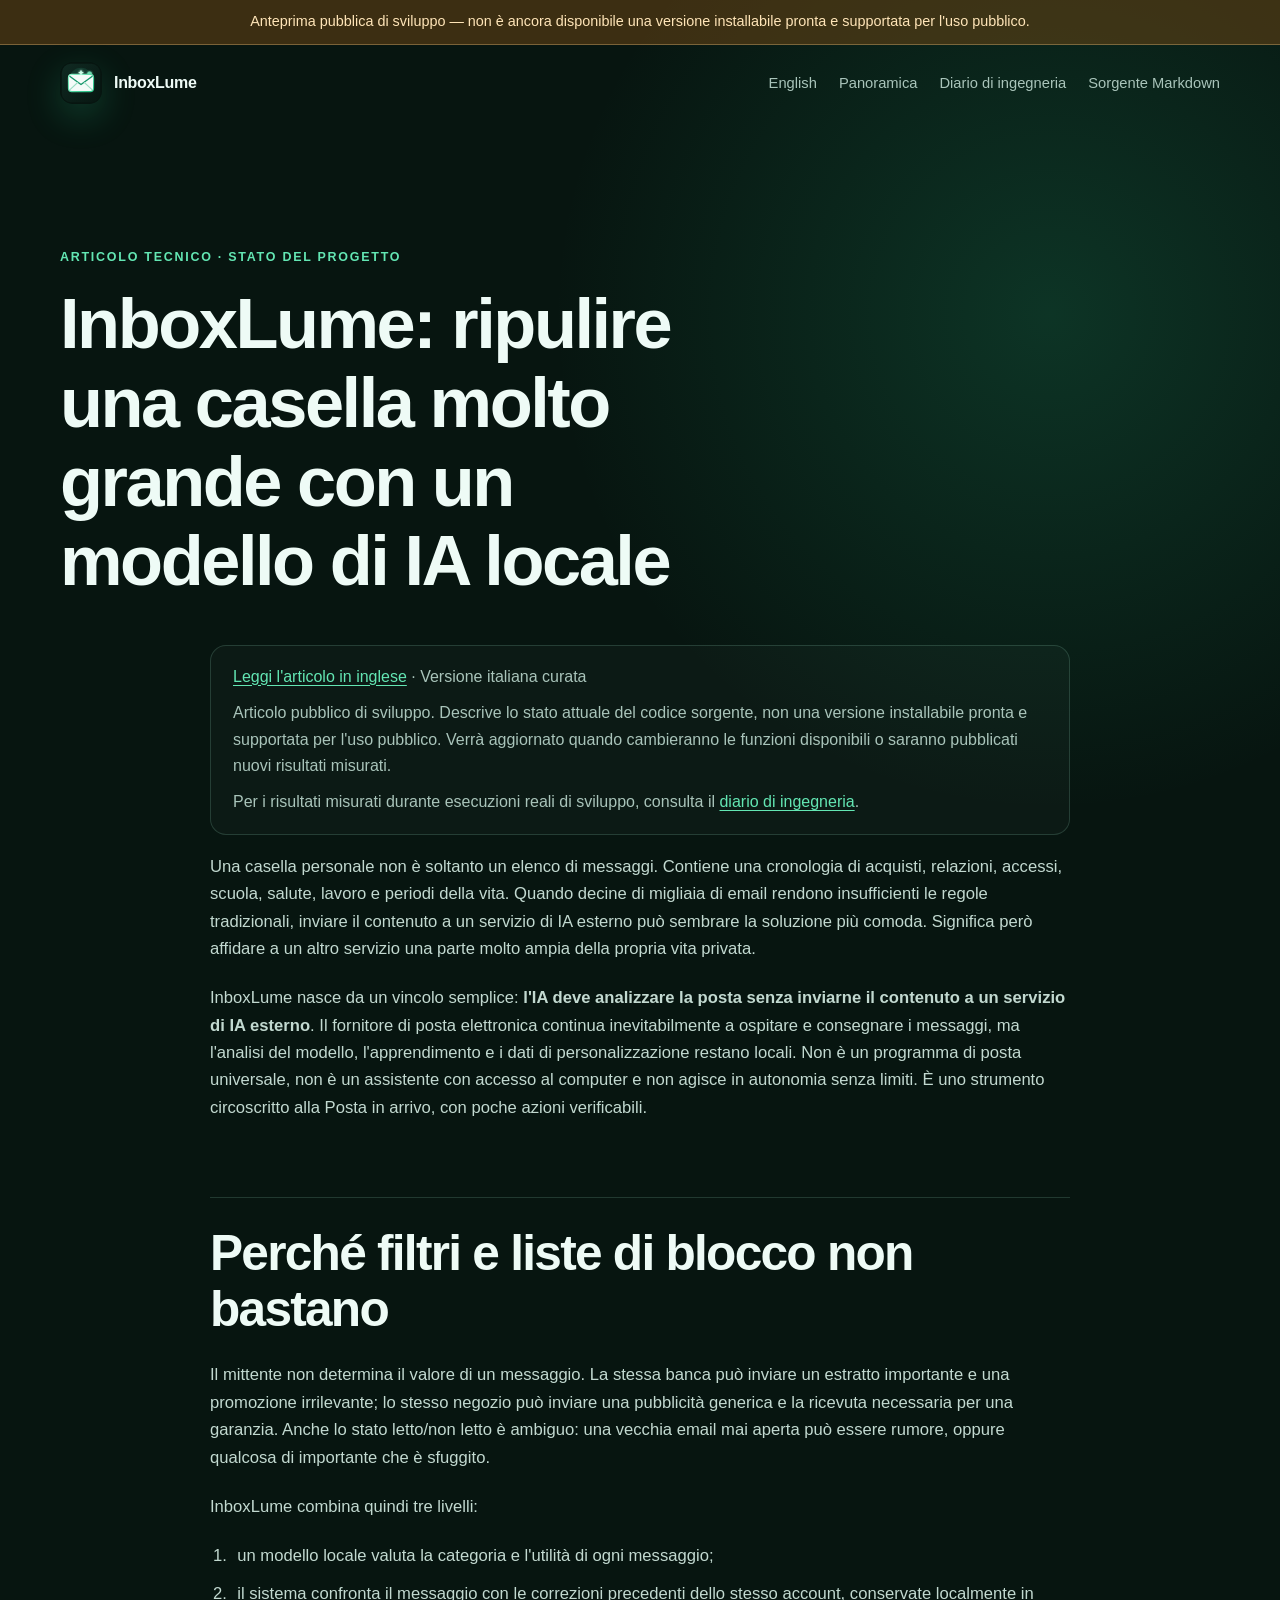
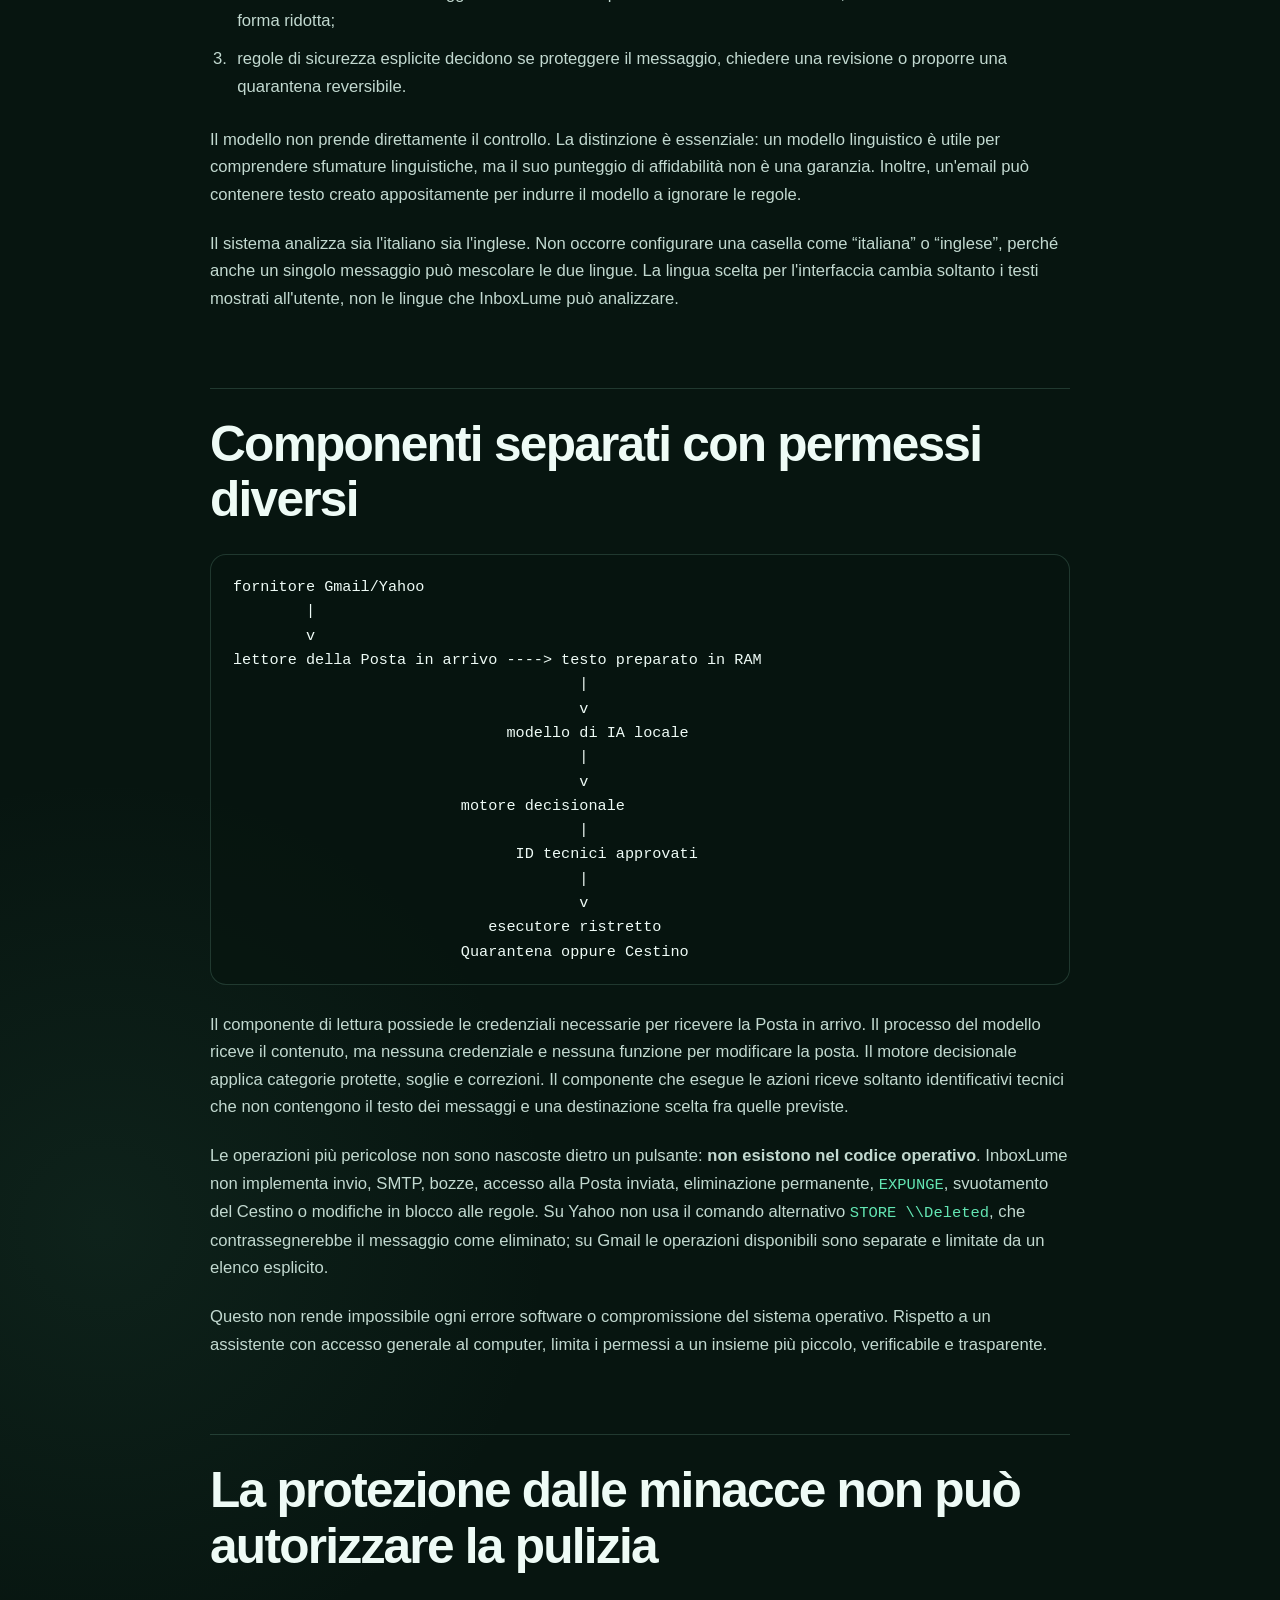
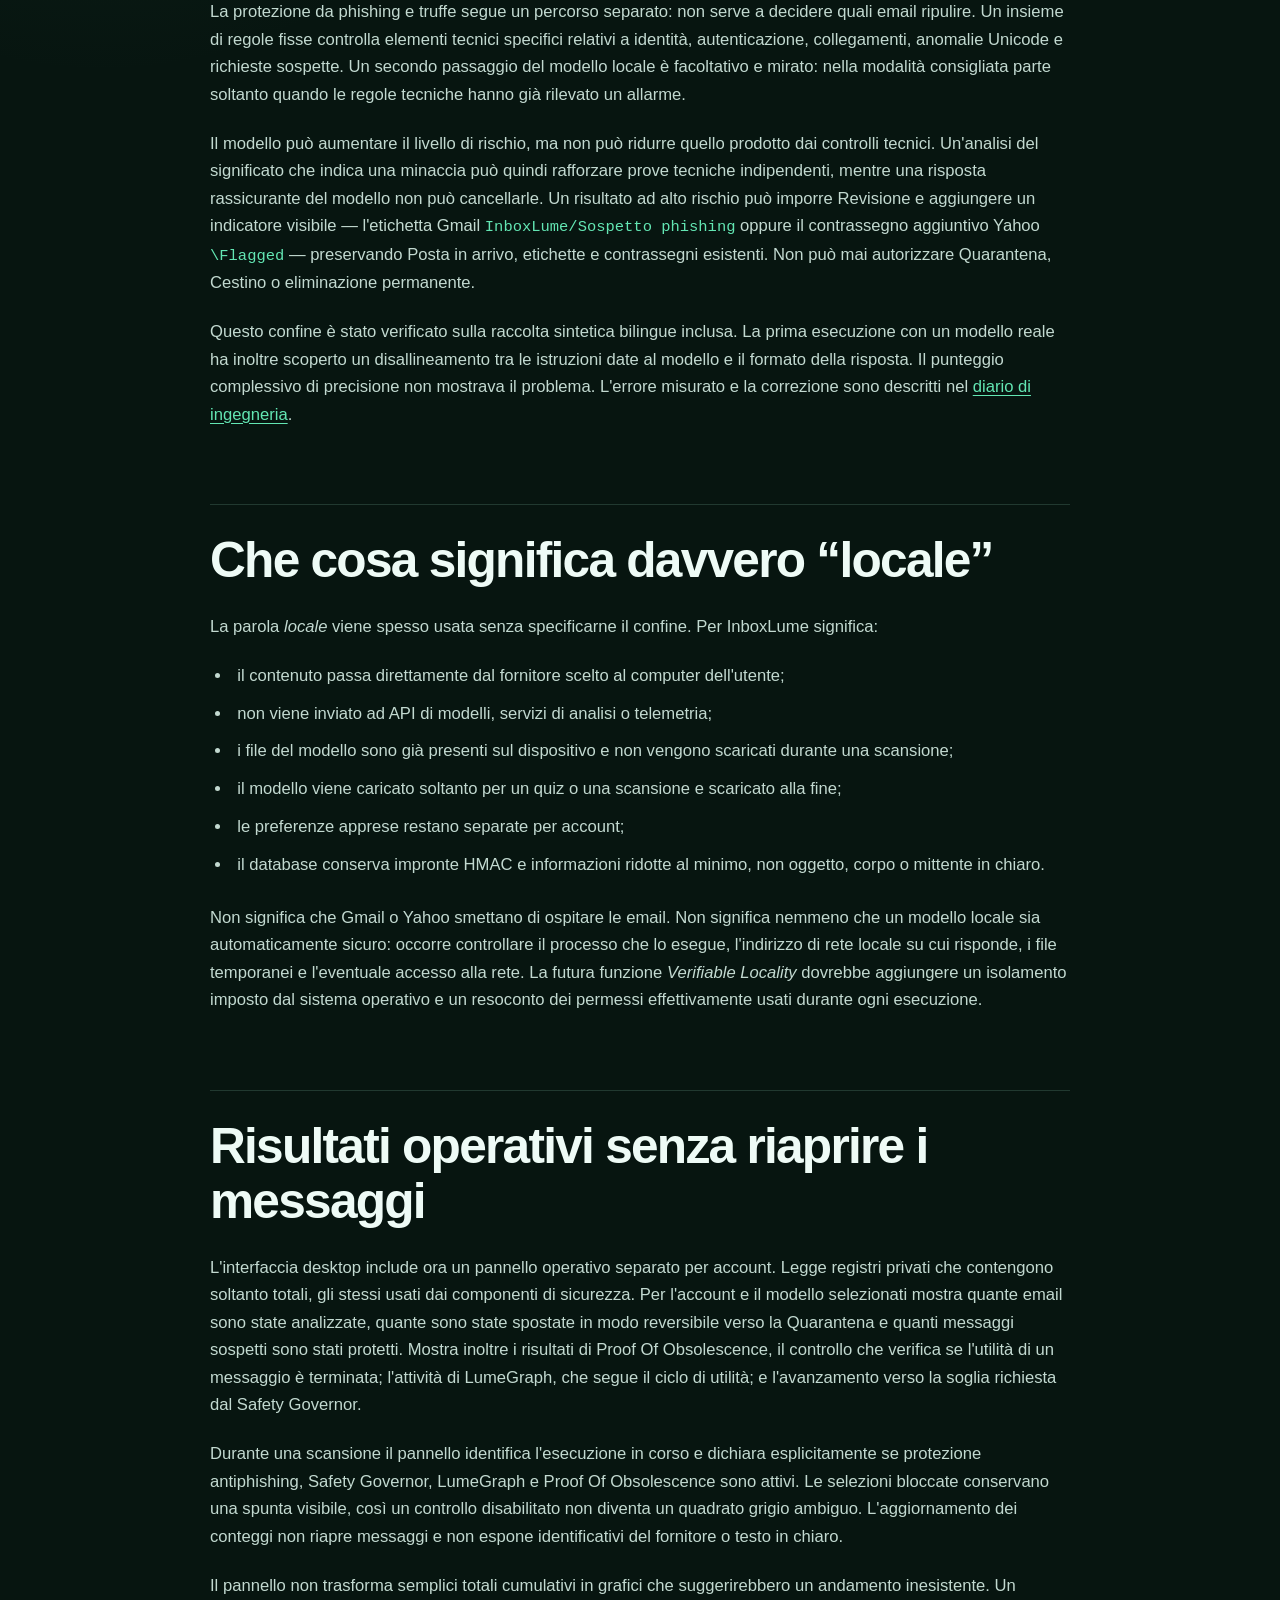
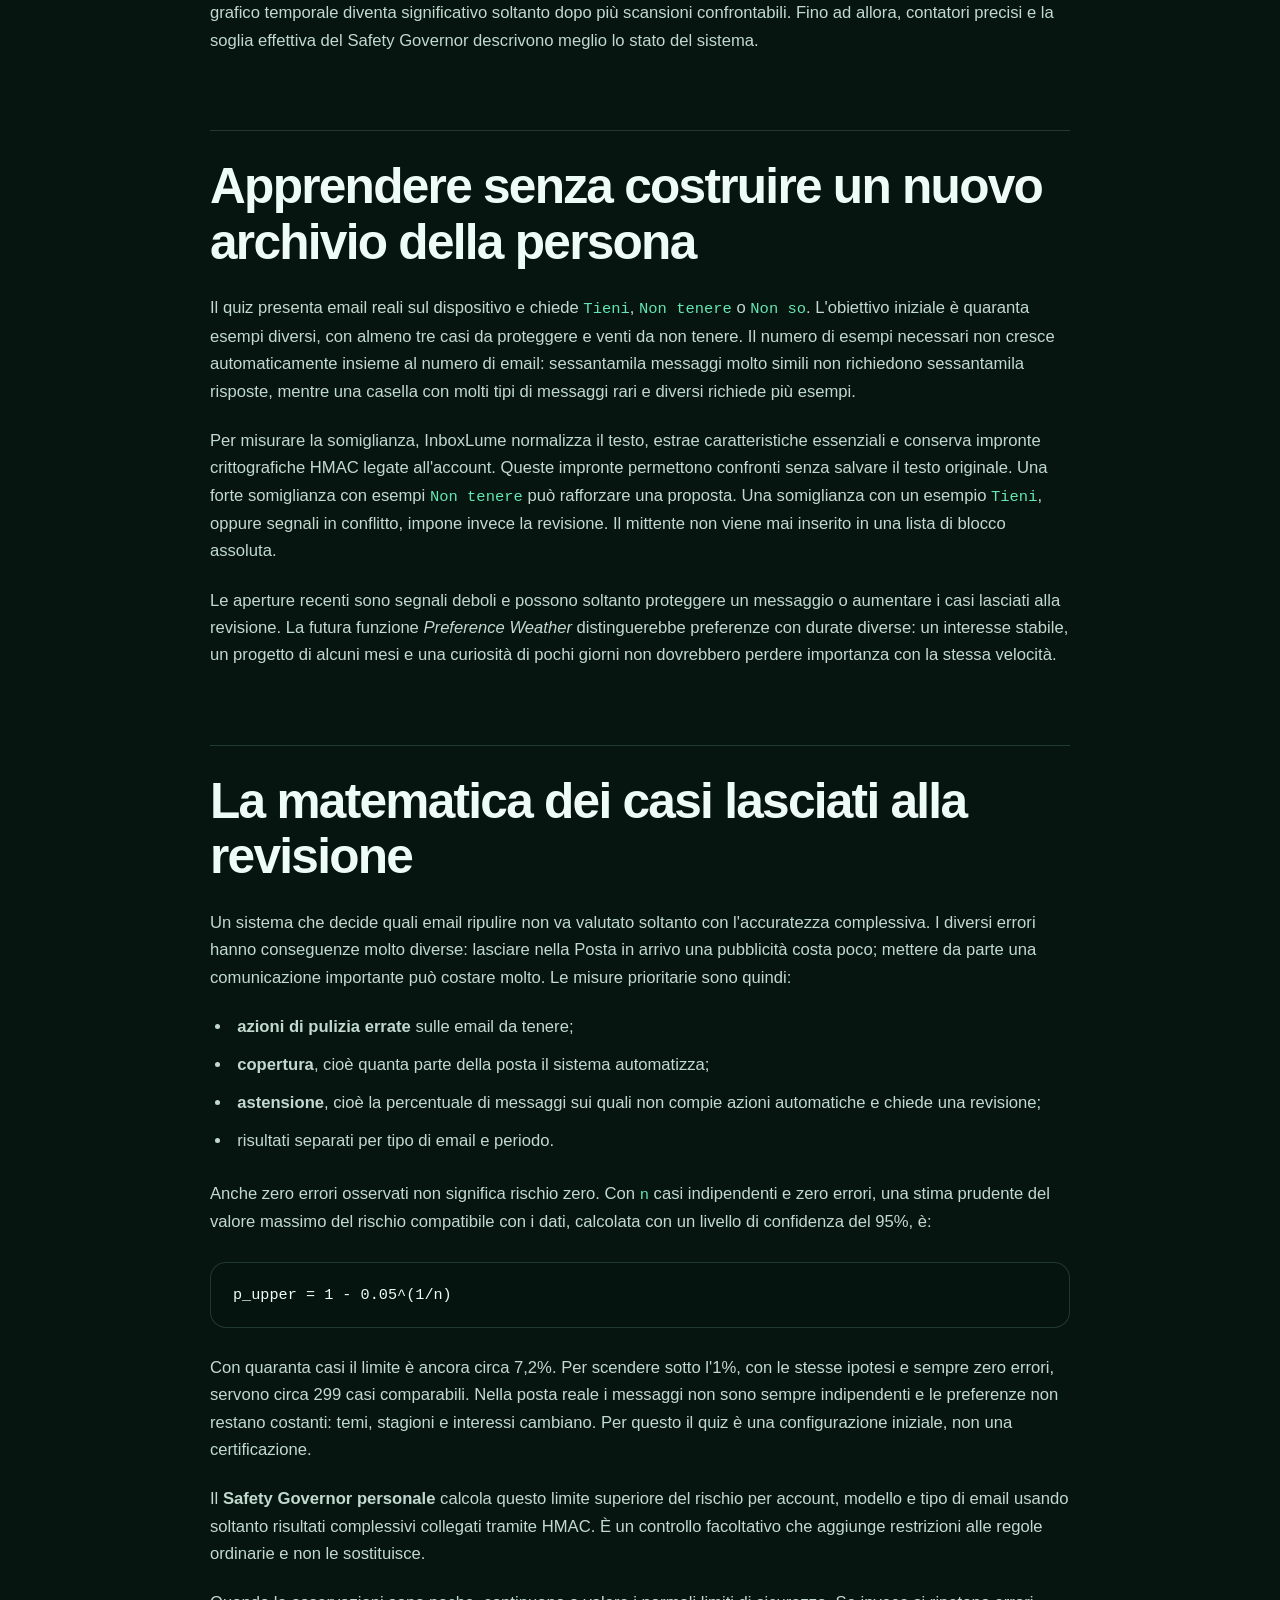
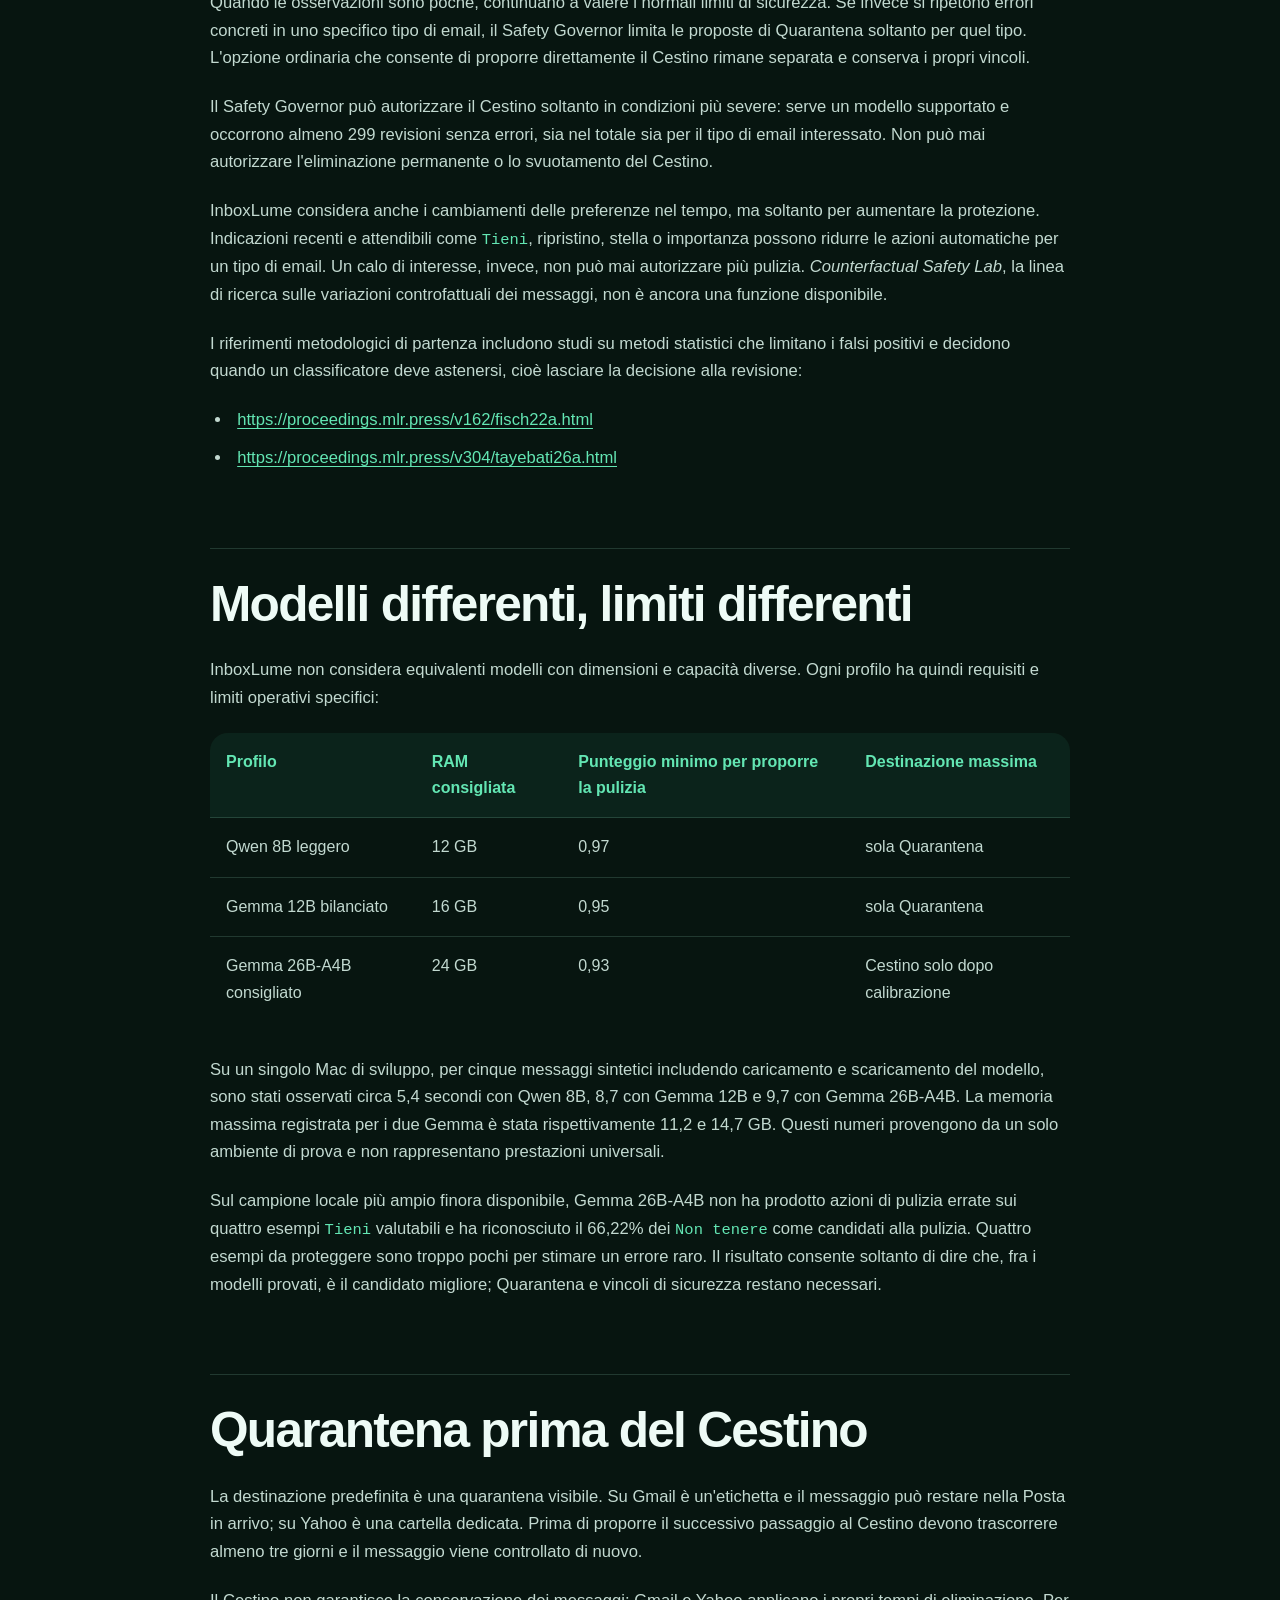
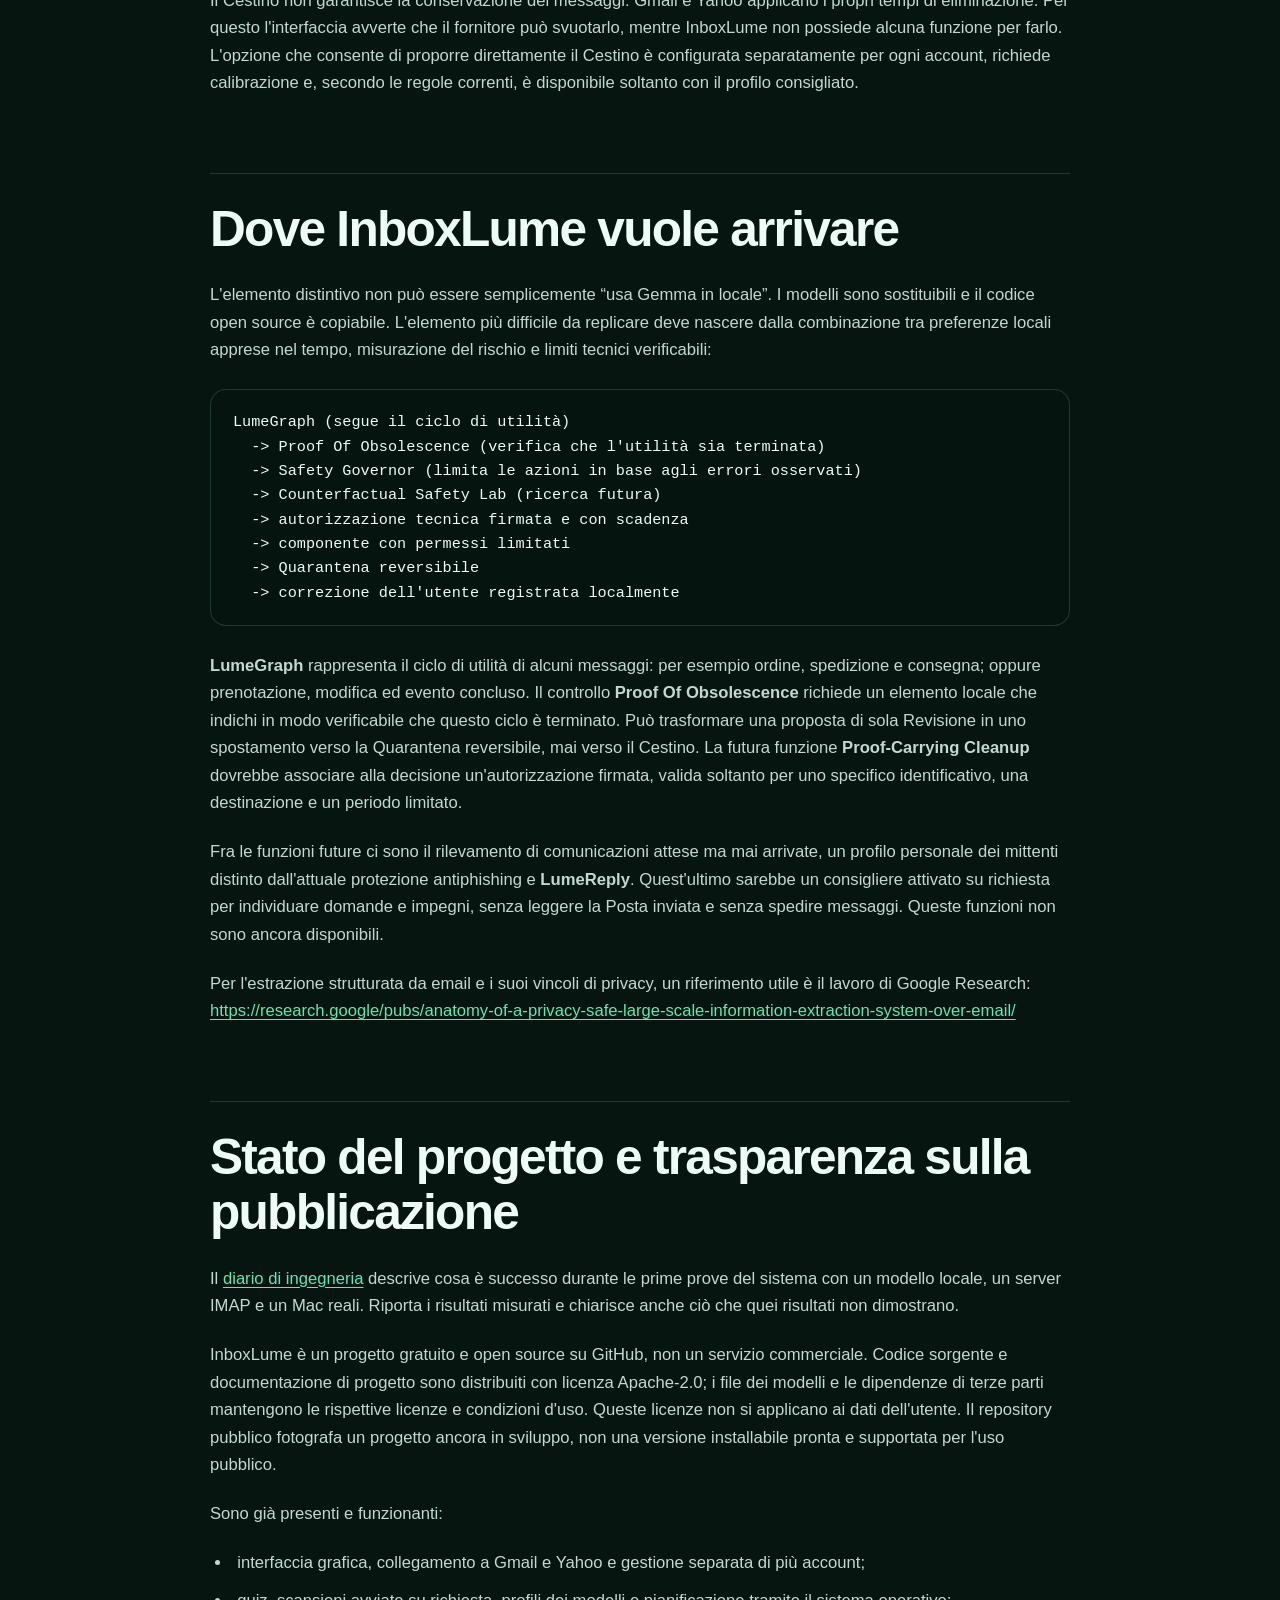
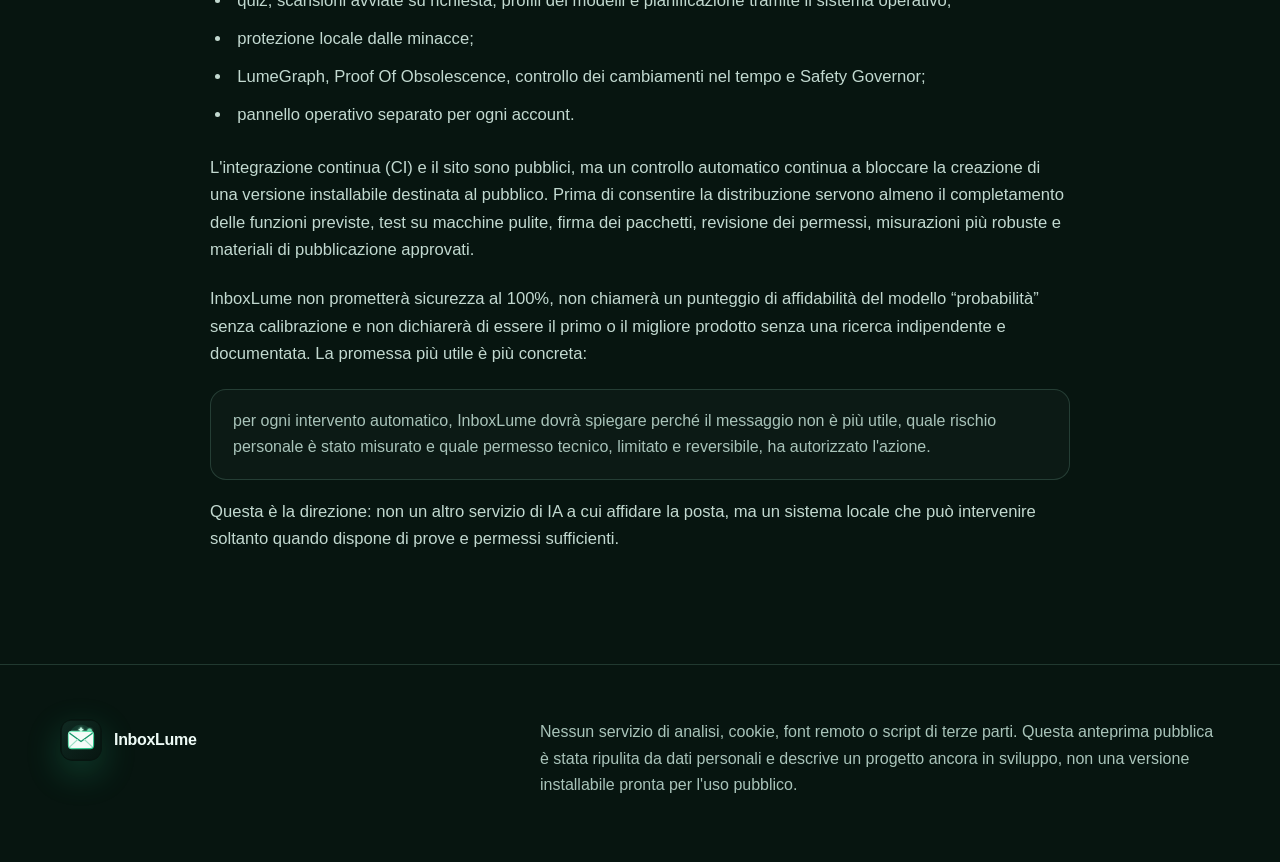
<file: docs/it/article.html>
<!doctype html>
<html lang="it">
<head>
  <meta charset="utf-8">
  <meta name="viewport" content="width=device-width, initial-scale=1">
  <meta name="description" content="Come InboxLume combina IA locale, apprendimento privato, azioni reversibili e limiti di sicurezza misurabili per caselle di posta molto grandi.">
  <meta name="color-scheme" content="dark">
  <meta property="og:type" content="article">
  <meta property="og:title" content="InboxLume: ripulire una casella molto grande con un modello di IA locale">
  <meta property="og:description" content="Come InboxLume combina IA locale, apprendimento privato, azioni reversibili e limiti di sicurezza misurabili per caselle di posta molto grandi.">
  <meta property="og:url" content="https://vellblue.github.io/inboxlume/it/article.html">
  <meta property="og:image" content="https://vellblue.github.io/inboxlume/assets/og-card.png">
  <meta property="og:image:type" content="image/png">
  <meta property="og:image:width" content="1200">
  <meta property="og:image:height" content="630">
  <meta property="og:image:alt" content="InboxLume — IA privata per una posta più pulita">
  <meta property="og:site_name" content="InboxLume">
  <meta property="og:locale" content="it_IT">
  <meta property="og:locale:alternate" content="en_US">
  <meta name="twitter:card" content="summary_large_image">
  <meta name="twitter:title" content="InboxLume: ripulire una casella molto grande con un modello di IA locale">
  <meta name="twitter:description" content="Come InboxLume combina IA locale, apprendimento privato, azioni reversibili e limiti di sicurezza misurabili per caselle di posta molto grandi.">
  <meta name="twitter:image" content="https://vellblue.github.io/inboxlume/assets/og-card.png">
  <meta name="twitter:image:alt" content="InboxLume — IA privata per una posta più pulita">
  <title>InboxLume: ripulire una casella molto grande con un modello di IA locale — InboxLume</title>
  <link rel="icon" href="../assets/favicon.svg?v=20260901b" type="image/svg+xml">
  <link rel="canonical" href="https://vellblue.github.io/inboxlume/it/article.html">
  <link rel="alternate" hreflang="it" href="https://vellblue.github.io/inboxlume/it/article.html">
  <link rel="alternate" hreflang="en" href="https://vellblue.github.io/inboxlume/article.html">
  <link rel="stylesheet" href="../assets/site.css?v=20260901b">
</head>
<body>
  <div class="preflight">Anteprima pubblica di sviluppo — non è ancora disponibile una versione installabile pronta e supportata per l&#x27;uso pubblico.</div>
  <header class="wrap">
    <nav aria-label="Navigazione principale">
      <a class="brand" href="index.html"><span class="brand-mark" aria-hidden="true"><img src="../assets/brand-mark.svg" alt=""></span><strong>InboxLume</strong></a>
      <div class="nav-links">
        <a href="../article.html" lang="en">English</a>
        <a href="index.html">Panoramica</a>
        <a href="engineering-log.html">Diario di ingegneria</a>
        <a href="ARTICLE.md">Sorgente Markdown</a>
      </div>
    </nav>
  </header>

  <main id="top">
    <article class="article-shell">
      <div class="wrap article-hero">
        <div class="eyebrow">Articolo tecnico · stato del progetto</div>
        <h1>InboxLume: ripulire una casella molto grande con un modello di IA locale</h1>
      </div>
      <div class="wrap article-prose">
        <aside class="article-note"><p><a href="../article.html">Leggi l'articolo in inglese</a> · Versione italiana curata</p><p>Articolo pubblico di sviluppo. Descrive lo stato attuale del codice sorgente, non una versione installabile pronta e supportata per l'uso pubblico. Verrà aggiornato quando cambieranno le funzioni disponibili o saranno pubblicati nuovi risultati misurati.</p><p>Per i risultati misurati durante esecuzioni reali di sviluppo, consulta il <a href="engineering-log.html">diario di ingegneria</a>.</p></aside>
        <p>Una casella personale non è soltanto un elenco di messaggi. Contiene una cronologia di acquisti, relazioni, accessi, scuola, salute, lavoro e periodi della vita. Quando decine di migliaia di email rendono insufficienti le regole tradizionali, inviare il contenuto a un servizio di IA esterno può sembrare la soluzione più comoda. Significa però affidare a un altro servizio una parte molto ampia della propria vita privata.</p>
        <p>InboxLume nasce da un vincolo semplice: <strong>l'IA deve analizzare la posta senza inviarne il contenuto a un servizio di IA esterno</strong>. Il fornitore di posta elettronica continua inevitabilmente a ospitare e consegnare i messaggi, ma l'analisi del modello, l'apprendimento e i dati di personalizzazione restano locali. Non è un programma di posta universale, non è un assistente con accesso al computer e non agisce in autonomia senza limiti. È uno strumento circoscritto alla Posta in arrivo, con poche azioni verificabili.</p>
        <h2 id="perche-filtri-e-liste-di-blocco-non-bastano">Perché filtri e liste di blocco non bastano</h2>
        <p>Il mittente non determina il valore di un messaggio. La stessa banca può inviare un estratto importante e una promozione irrilevante; lo stesso negozio può inviare una pubblicità generica e la ricevuta necessaria per una garanzia. Anche lo stato letto/non letto è ambiguo: una vecchia email mai aperta può essere rumore, oppure qualcosa di importante che è sfuggito.</p>
        <p>InboxLume combina quindi tre livelli:</p>
        <ol><li>un modello locale valuta la categoria e l'utilità di ogni messaggio;</li><li>il sistema confronta il messaggio con le correzioni precedenti dello stesso account, conservate localmente in forma ridotta;</li><li>regole di sicurezza esplicite decidono se proteggere il messaggio, chiedere una revisione o proporre una quarantena reversibile.</li></ol>
        <p>Il modello non prende direttamente il controllo. La distinzione è essenziale: un modello linguistico è utile per comprendere sfumature linguistiche, ma il suo punteggio di affidabilità non è una garanzia. Inoltre, un'email può contenere testo creato appositamente per indurre il modello a ignorare le regole.</p>
        <p>Il sistema analizza sia l'italiano sia l'inglese. Non occorre configurare una casella come “italiana” o “inglese”, perché anche un singolo messaggio può mescolare le due lingue. La lingua scelta per l'interfaccia cambia soltanto i testi mostrati all'utente, non le lingue che InboxLume può analizzare.</p>
        <h2 id="componenti-separati-con-permessi-diversi">Componenti separati con permessi diversi</h2>
        <pre><code class="language-text">fornitore Gmail/Yahoo
        |
        v
lettore della Posta in arrivo ----&gt; testo preparato in RAM
                                      |
                                      v
                              modello di IA locale
                                      |
                                      v
                         motore decisionale
                                      |
                               ID tecnici approvati
                                      |
                                      v
                            esecutore ristretto
                         Quarantena oppure Cestino</code></pre>
        <p>Il componente di lettura possiede le credenziali necessarie per ricevere la Posta in arrivo. Il processo del modello riceve il contenuto, ma nessuna credenziale e nessuna funzione per modificare la posta. Il motore decisionale applica categorie protette, soglie e correzioni. Il componente che esegue le azioni riceve soltanto identificativi tecnici che non contengono il testo dei messaggi e una destinazione scelta fra quelle previste.</p>
        <p>Le operazioni più pericolose non sono nascoste dietro un pulsante: <strong>non esistono nel codice operativo</strong>. InboxLume non implementa invio, SMTP, bozze, accesso alla Posta inviata, eliminazione permanente, <code>EXPUNGE</code>, svuotamento del Cestino o modifiche in blocco alle regole. Su Yahoo non usa il comando alternativo <code>STORE \\Deleted</code>, che contrassegnerebbe il messaggio come eliminato; su Gmail le operazioni disponibili sono separate e limitate da un elenco esplicito.</p>
        <p>Questo non rende impossibile ogni errore software o compromissione del sistema operativo. Rispetto a un assistente con accesso generale al computer, limita i permessi a un insieme più piccolo, verificabile e trasparente.</p>
        <h2 id="la-protezione-dalle-minacce-non-puo-autorizzare-la-pulizia">La protezione dalle minacce non può autorizzare la pulizia</h2>
        <p>La protezione da phishing e truffe segue un percorso separato: non serve a decidere quali email ripulire. Un insieme di regole fisse controlla elementi tecnici specifici relativi a identità, autenticazione, collegamenti, anomalie Unicode e richieste sospette. Un secondo passaggio del modello locale è facoltativo e mirato: nella modalità consigliata parte soltanto quando le regole tecniche hanno già rilevato un allarme.</p>
        <p>Il modello può aumentare il livello di rischio, ma non può ridurre quello prodotto dai controlli tecnici. Un'analisi del significato che indica una minaccia può quindi rafforzare prove tecniche indipendenti, mentre una risposta rassicurante del modello non può cancellarle. Un risultato ad alto rischio può imporre Revisione e aggiungere un indicatore visibile — l'etichetta Gmail <code>InboxLume/Sospetto phishing</code> oppure il contrassegno aggiuntivo Yahoo <code>\Flagged</code> — preservando Posta in arrivo, etichette e contrassegni esistenti. Non può mai autorizzare Quarantena, Cestino o eliminazione permanente.</p>
        <p>Questo confine è stato verificato sulla raccolta sintetica bilingue inclusa. La prima esecuzione con un modello reale ha inoltre scoperto un disallineamento tra le istruzioni date al modello e il formato della risposta. Il punteggio complessivo di precisione non mostrava il problema. L'errore misurato e la correzione sono descritti nel <a href="engineering-log.html#modello">diario di ingegneria</a>.</p>
        <h2 id="che-cosa-significa-davvero-locale">Che cosa significa davvero “locale”</h2>
        <p>La parola <em>locale</em> viene spesso usata senza specificarne il confine. Per InboxLume significa:</p>
        <ul><li>il contenuto passa direttamente dal fornitore scelto al computer dell'utente;</li><li>non viene inviato ad API di modelli, servizi di analisi o telemetria;</li><li>i file del modello sono già presenti sul dispositivo e non vengono scaricati durante una scansione;</li><li>il modello viene caricato soltanto per un quiz o una scansione e scaricato alla fine;</li><li>le preferenze apprese restano separate per account;</li><li>il database conserva impronte HMAC e informazioni ridotte al minimo, non oggetto, corpo o mittente in chiaro.</li></ul>
        <p>Non significa che Gmail o Yahoo smettano di ospitare le email. Non significa nemmeno che un modello locale sia automaticamente sicuro: occorre controllare il processo che lo esegue, l'indirizzo di rete locale su cui risponde, i file temporanei e l'eventuale accesso alla rete. La futura funzione <em>Verifiable Locality</em> dovrebbe aggiungere un isolamento imposto dal sistema operativo e un resoconto dei permessi effettivamente usati durante ogni esecuzione.</p>
        <h2 id="risultati-operativi-senza-riaprire-i-messaggi">Risultati operativi senza riaprire i messaggi</h2>
        <p>L'interfaccia desktop include ora un pannello operativo separato per account. Legge registri privati che contengono soltanto totali, gli stessi usati dai componenti di sicurezza. Per l'account e il modello selezionati mostra quante email sono state analizzate, quante sono state spostate in modo reversibile verso la Quarantena e quanti messaggi sospetti sono stati protetti. Mostra inoltre i risultati di Proof Of Obsolescence, il controllo che verifica se l'utilità di un messaggio è terminata; l'attività di LumeGraph, che segue il ciclo di utilità; e l'avanzamento verso la soglia richiesta dal Safety Governor.</p>
        <p>Durante una scansione il pannello identifica l'esecuzione in corso e dichiara esplicitamente se protezione antiphishing, Safety Governor, LumeGraph e Proof Of Obsolescence sono attivi. Le selezioni bloccate conservano una spunta visibile, così un controllo disabilitato non diventa un quadrato grigio ambiguo. L'aggiornamento dei conteggi non riapre messaggi e non espone identificativi del fornitore o testo in chiaro.</p>
        <p>Il pannello non trasforma semplici totali cumulativi in grafici che suggerirebbero un andamento inesistente. Un grafico temporale diventa significativo soltanto dopo più scansioni confrontabili. Fino ad allora, contatori precisi e la soglia effettiva del Safety Governor descrivono meglio lo stato del sistema.</p>
        <h2 id="apprendere-senza-costruire-un-nuovo-archivio-della-persona">Apprendere senza costruire un nuovo archivio della persona</h2>
        <p>Il quiz presenta email reali sul dispositivo e chiede <code>Tieni</code>, <code>Non tenere</code> o <code>Non so</code>. L'obiettivo iniziale è quaranta esempi diversi, con almeno tre casi da proteggere e venti da non tenere. Il numero di esempi necessari non cresce automaticamente insieme al numero di email: sessantamila messaggi molto simili non richiedono sessantamila risposte, mentre una casella con molti tipi di messaggi rari e diversi richiede più esempi.</p>
        <p>Per misurare la somiglianza, InboxLume normalizza il testo, estrae caratteristiche essenziali e conserva impronte crittografiche HMAC legate all'account. Queste impronte permettono confronti senza salvare il testo originale. Una forte somiglianza con esempi <code>Non tenere</code> può rafforzare una proposta. Una somiglianza con un esempio <code>Tieni</code>, oppure segnali in conflitto, impone invece la revisione. Il mittente non viene mai inserito in una lista di blocco assoluta.</p>
        <p>Le aperture recenti sono segnali deboli e possono soltanto proteggere un messaggio o aumentare i casi lasciati alla revisione. La futura funzione <em>Preference Weather</em> distinguerebbe preferenze con durate diverse: un interesse stabile, un progetto di alcuni mesi e una curiosità di pochi giorni non dovrebbero perdere importanza con la stessa velocità.</p>
        <h2 id="la-matematica-dei-casi-lasciati-alla-revisione">La matematica dei casi lasciati alla revisione</h2>
        <p>Un sistema che decide quali email ripulire non va valutato soltanto con l'accuratezza complessiva. I diversi errori hanno conseguenze molto diverse: lasciare nella Posta in arrivo una pubblicità costa poco; mettere da parte una comunicazione importante può costare molto. Le misure prioritarie sono quindi:</p>
        <ul><li><strong>azioni di pulizia errate</strong> sulle email da tenere;</li><li><strong>copertura</strong>, cioè quanta parte della posta il sistema automatizza;</li><li><strong>astensione</strong>, cioè la percentuale di messaggi sui quali non compie azioni automatiche e chiede una revisione;</li><li>risultati separati per tipo di email e periodo.</li></ul>
        <p>Anche zero errori osservati non significa rischio zero. Con <code>n</code> casi indipendenti e zero errori, una stima prudente del valore massimo del rischio compatibile con i dati, calcolata con un livello di confidenza del 95%, è:</p>
        <pre><code class="language-text">p_upper = 1 - 0.05^(1/n)</code></pre>
        <p>Con quaranta casi il limite è ancora circa 7,2%. Per scendere sotto l'1%, con le stesse ipotesi e sempre zero errori, servono circa 299 casi comparabili. Nella posta reale i messaggi non sono sempre indipendenti e le preferenze non restano costanti: temi, stagioni e interessi cambiano. Per questo il quiz è una configurazione iniziale, non una certificazione.</p>
        <p>Il <strong>Safety Governor personale</strong> calcola questo limite superiore del rischio per account, modello e tipo di email usando soltanto risultati complessivi collegati tramite HMAC. È un controllo facoltativo che aggiunge restrizioni alle regole ordinarie e non le sostituisce.</p>
        <p>Quando le osservazioni sono poche, continuano a valere i normali limiti di sicurezza. Se invece si ripetono errori concreti in uno specifico tipo di email, il Safety Governor limita le proposte di Quarantena soltanto per quel tipo. L'opzione ordinaria che consente di proporre direttamente il Cestino rimane separata e conserva i propri vincoli.</p>
        <p>Il Safety Governor può autorizzare il Cestino soltanto in condizioni più severe: serve un modello supportato e occorrono almeno 299 revisioni senza errori, sia nel totale sia per il tipo di email interessato. Non può mai autorizzare l'eliminazione permanente o lo svuotamento del Cestino.</p>
        <p>InboxLume considera anche i cambiamenti delle preferenze nel tempo, ma soltanto per aumentare la protezione. Indicazioni recenti e attendibili come <code>Tieni</code>, ripristino, stella o importanza possono ridurre le azioni automatiche per un tipo di email. Un calo di interesse, invece, non può mai autorizzare più pulizia. <em>Counterfactual Safety Lab</em>, la linea di ricerca sulle variazioni controfattuali dei messaggi, non è ancora una funzione disponibile.</p>
        <p>I riferimenti metodologici di partenza includono studi su metodi statistici che limitano i falsi positivi e decidono quando un classificatore deve astenersi, cioè lasciare la decisione alla revisione:</p>
        <ul><li><a href="https://proceedings.mlr.press/v162/fisch22a.html">https://proceedings.mlr.press/v162/fisch22a.html</a></li><li><a href="https://proceedings.mlr.press/v304/tayebati26a.html">https://proceedings.mlr.press/v304/tayebati26a.html</a></li></ul>
        <h2 id="modelli-differenti-limiti-differenti">Modelli differenti, limiti differenti</h2>
        <p>InboxLume non considera equivalenti modelli con dimensioni e capacità diverse. Ogni profilo ha quindi requisiti e limiti operativi specifici:</p>
        <div class="article-table"><table class="comparison"><thead><tr><th>Profilo</th><th>RAM consigliata</th><th>Punteggio minimo per proporre la pulizia</th><th>Destinazione massima</th></tr></thead><tbody><tr><td>Qwen 8B leggero</td><td>12 GB</td><td>0,97</td><td>sola Quarantena</td></tr><tr><td>Gemma 12B bilanciato</td><td>16 GB</td><td>0,95</td><td>sola Quarantena</td></tr><tr><td>Gemma 26B-A4B consigliato</td><td>24 GB</td><td>0,93</td><td>Cestino solo dopo calibrazione</td></tr></tbody></table></div>
        <p>Su un singolo Mac di sviluppo, per cinque messaggi sintetici includendo caricamento e scaricamento del modello, sono stati osservati circa 5,4 secondi con Qwen 8B, 8,7 con Gemma 12B e 9,7 con Gemma 26B-A4B. La memoria massima registrata per i due Gemma è stata rispettivamente 11,2 e 14,7 GB. Questi numeri provengono da un solo ambiente di prova e non rappresentano prestazioni universali.</p>
        <p>Sul campione locale più ampio finora disponibile, Gemma 26B-A4B non ha prodotto azioni di pulizia errate sui quattro esempi <code>Tieni</code> valutabili e ha riconosciuto il 66,22% dei <code>Non tenere</code> come candidati alla pulizia. Quattro esempi da proteggere sono troppo pochi per stimare un errore raro. Il risultato consente soltanto di dire che, fra i modelli provati, è il candidato migliore; Quarantena e vincoli di sicurezza restano necessari.</p>
        <h2 id="quarantena-prima-del-cestino">Quarantena prima del Cestino</h2>
        <p>La destinazione predefinita è una quarantena visibile. Su Gmail è un'etichetta e il messaggio può restare nella Posta in arrivo; su Yahoo è una cartella dedicata. Prima di proporre il successivo passaggio al Cestino devono trascorrere almeno tre giorni e il messaggio viene controllato di nuovo.</p>
        <p>Il Cestino non garantisce la conservazione dei messaggi: Gmail e Yahoo applicano i propri tempi di eliminazione. Per questo l'interfaccia avverte che il fornitore può svuotarlo, mentre InboxLume non possiede alcuna funzione per farlo. L'opzione che consente di proporre direttamente il Cestino è configurata separatamente per ogni account, richiede calibrazione e, secondo le regole correnti, è disponibile soltanto con il profilo consigliato.</p>
        <h2 id="dove-inboxlume-vuole-arrivare">Dove InboxLume vuole arrivare</h2>
        <p>L'elemento distintivo non può essere semplicemente “usa Gemma in locale”. I modelli sono sostituibili e il codice open source è copiabile. L'elemento più difficile da replicare deve nascere dalla combinazione tra preferenze locali apprese nel tempo, misurazione del rischio e limiti tecnici verificabili:</p>
        <pre><code class="language-text">LumeGraph (segue il ciclo di utilità)
  -&gt; Proof Of Obsolescence (verifica che l&#x27;utilità sia terminata)
  -&gt; Safety Governor (limita le azioni in base agli errori osservati)
  -&gt; Counterfactual Safety Lab (ricerca futura)
  -&gt; autorizzazione tecnica firmata e con scadenza
  -&gt; componente con permessi limitati
  -&gt; Quarantena reversibile
  -&gt; correzione dell&#x27;utente registrata localmente</code></pre>
        <p><strong>LumeGraph</strong> rappresenta il ciclo di utilità di alcuni messaggi: per esempio ordine, spedizione e consegna; oppure prenotazione, modifica ed evento concluso. Il controllo <strong>Proof Of Obsolescence</strong> richiede un elemento locale che indichi in modo verificabile che questo ciclo è terminato. Può trasformare una proposta di sola Revisione in uno spostamento verso la Quarantena reversibile, mai verso il Cestino. La futura funzione <strong>Proof-Carrying Cleanup</strong> dovrebbe associare alla decisione un'autorizzazione firmata, valida soltanto per uno specifico identificativo, una destinazione e un periodo limitato.</p>
        <p>Fra le funzioni future ci sono il rilevamento di comunicazioni attese ma mai arrivate, un profilo personale dei mittenti distinto dall'attuale protezione antiphishing e <strong>LumeReply</strong>. Quest'ultimo sarebbe un consigliere attivato su richiesta per individuare domande e impegni, senza leggere la Posta inviata e senza spedire messaggi. Queste funzioni non sono ancora disponibili.</p>
        <p>Per l'estrazione strutturata da email e i suoi vincoli di privacy, un riferimento utile è il lavoro di Google Research: <a href="https://research.google/pubs/anatomy-of-a-privacy-safe-large-scale-information-extraction-system-over-email/">https://research.google/pubs/anatomy-of-a-privacy-safe-large-scale-information-extraction-system-over-email/</a></p>
        <h2 id="stato-del-progetto-e-trasparenza-sulla-pubblicazione">Stato del progetto e trasparenza sulla pubblicazione</h2>
        <p>Il <a href="engineering-log.html">diario di ingegneria</a> descrive cosa è successo durante le prime prove del sistema con un modello locale, un server IMAP e un Mac reali. Riporta i risultati misurati e chiarisce anche ciò che quei risultati non dimostrano.</p>
        <p>InboxLume è un progetto gratuito e open source su GitHub, non un servizio commerciale. Codice sorgente e documentazione di progetto sono distribuiti con licenza Apache-2.0; i file dei modelli e le dipendenze di terze parti mantengono le rispettive licenze e condizioni d'uso. Queste licenze non si applicano ai dati dell'utente. Il repository pubblico fotografa un progetto ancora in sviluppo, non una versione installabile pronta e supportata per l'uso pubblico.</p>
        <p>Sono già presenti e funzionanti:</p>
        <ul><li>interfaccia grafica, collegamento a Gmail e Yahoo e gestione separata di più account;</li><li>quiz, scansioni avviate su richiesta, profili dei modelli e pianificazione tramite il sistema operativo;</li><li>protezione locale dalle minacce;</li><li>LumeGraph, Proof Of Obsolescence, controllo dei cambiamenti nel tempo e Safety Governor;</li><li>pannello operativo separato per ogni account.</li></ul>
        <p>L'integrazione continua (CI) e il sito sono pubblici, ma un controllo automatico continua a bloccare la creazione di una versione installabile destinata al pubblico. Prima di consentire la distribuzione servono almeno il completamento delle funzioni previste, test su macchine pulite, firma dei pacchetti, revisione dei permessi, misurazioni più robuste e materiali di pubblicazione approvati.</p>
        <p>InboxLume non prometterà sicurezza al 100%, non chiamerà un punteggio di affidabilità del modello “probabilità” senza calibrazione e non dichiarerà di essere il primo o il migliore prodotto senza una ricerca indipendente e documentata. La promessa più utile è più concreta:</p>
        <aside class="article-note"><p>per ogni intervento automatico, InboxLume dovrà spiegare perché il messaggio non è più utile, quale rischio personale è stato misurato e quale permesso tecnico, limitato e reversibile, ha autorizzato l'azione.</p></aside>
        <p>Questa è la direzione: non un altro servizio di IA a cui affidare la posta, ma un sistema locale che può intervenire soltanto quando dispone di prove e permessi sufficienti.</p>
      </div>
    </article>
  </main>

  <footer>
    <div class="wrap footer-grid">
      <div><a class="brand" href="index.html"><span class="brand-mark" aria-hidden="true"><img src="../assets/brand-mark.svg" alt=""></span><strong>InboxLume</strong></a></div>
      <div class="privacy-note">Nessun servizio di analisi, cookie, font remoto o script di terze parti. Questa anteprima pubblica è stata ripulita da dati personali e descrive un progetto ancora in sviluppo, non una versione installabile pronta per l&#x27;uso pubblico.</div>
    </div>
  </footer>
</body>
</html>
</file>
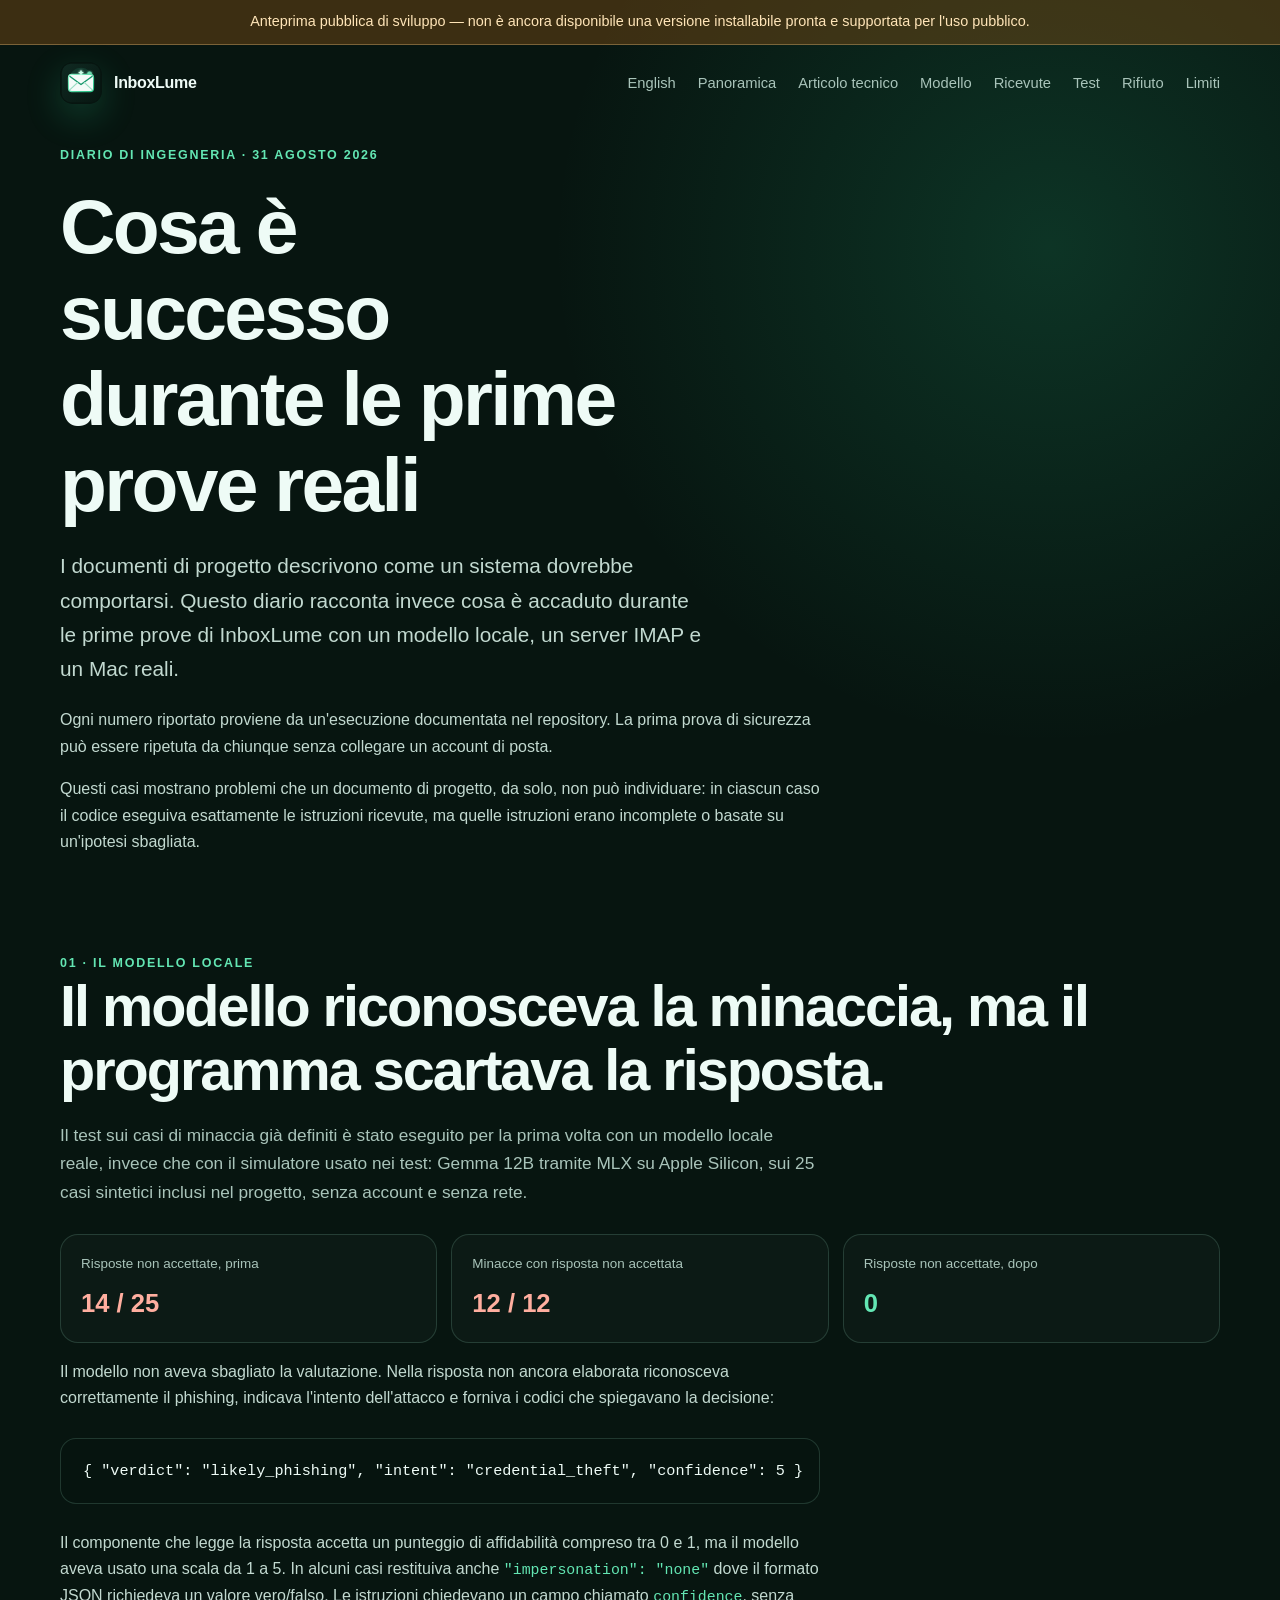
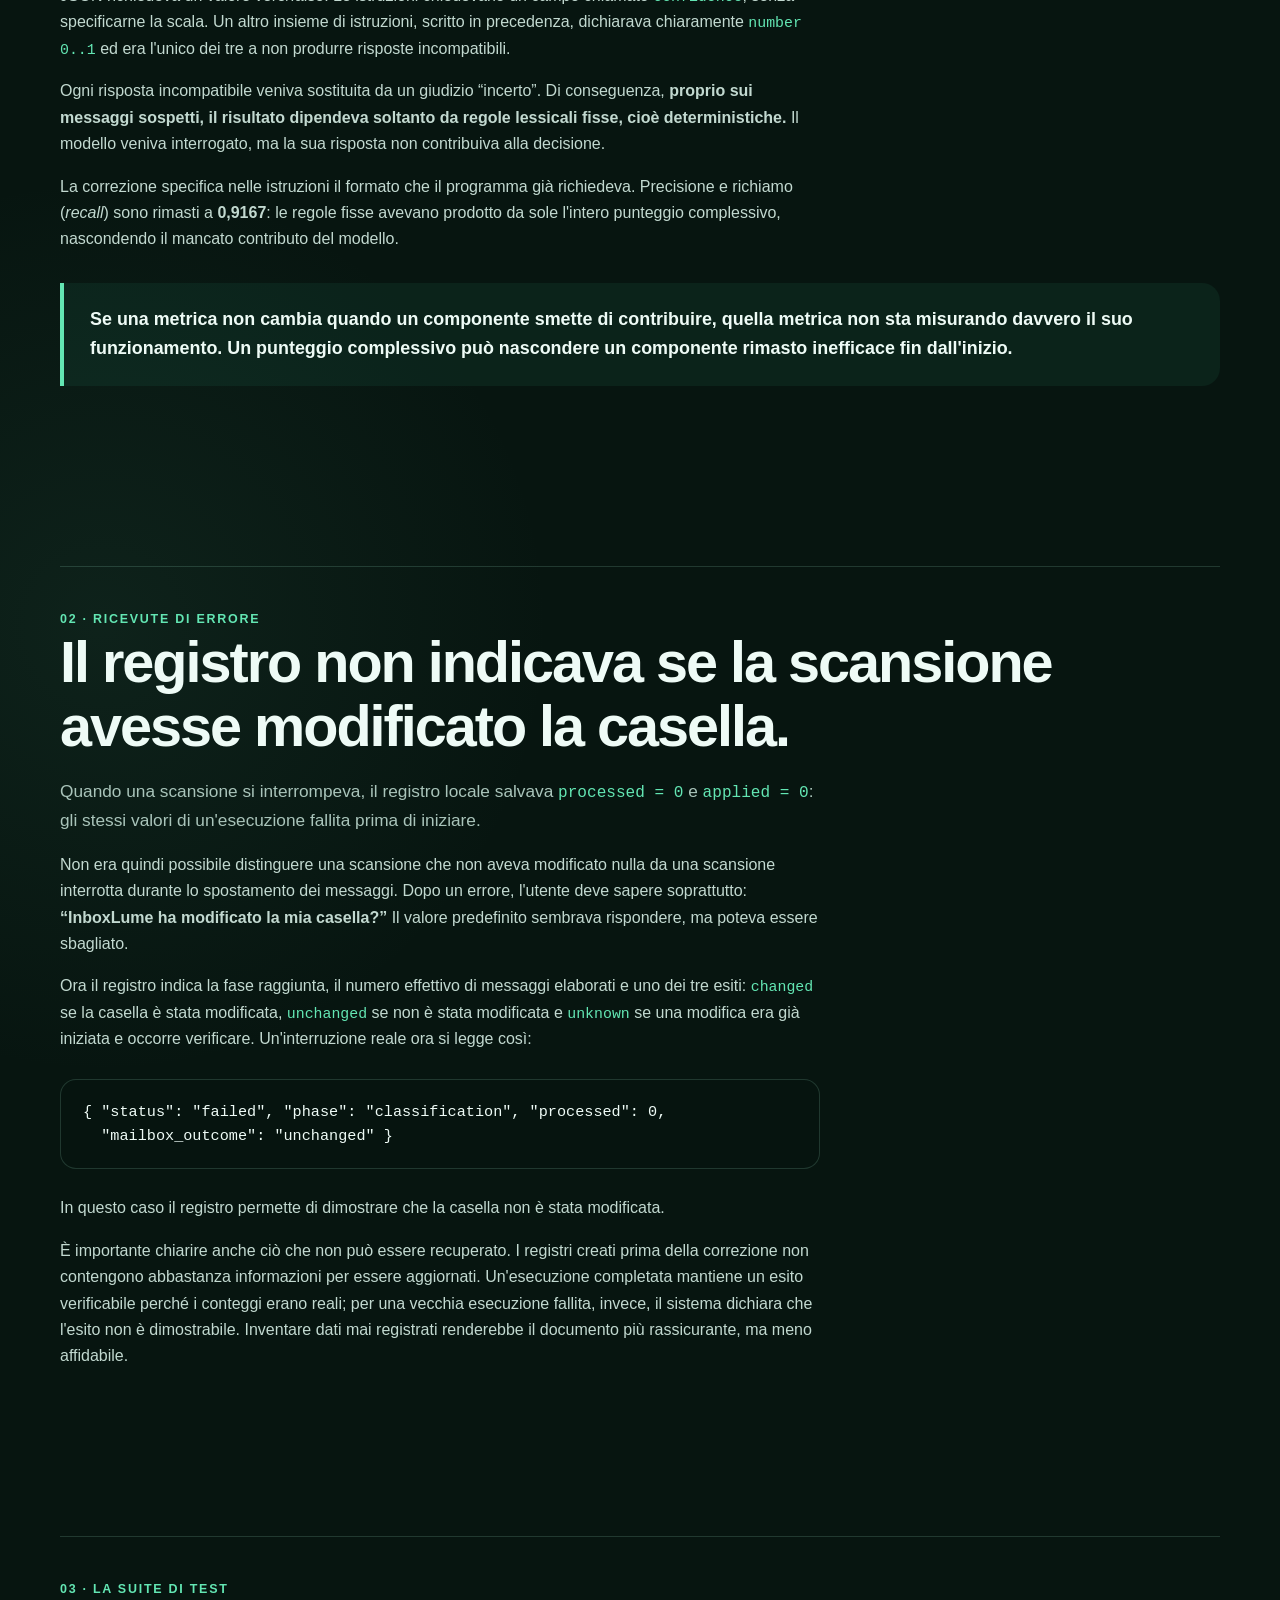
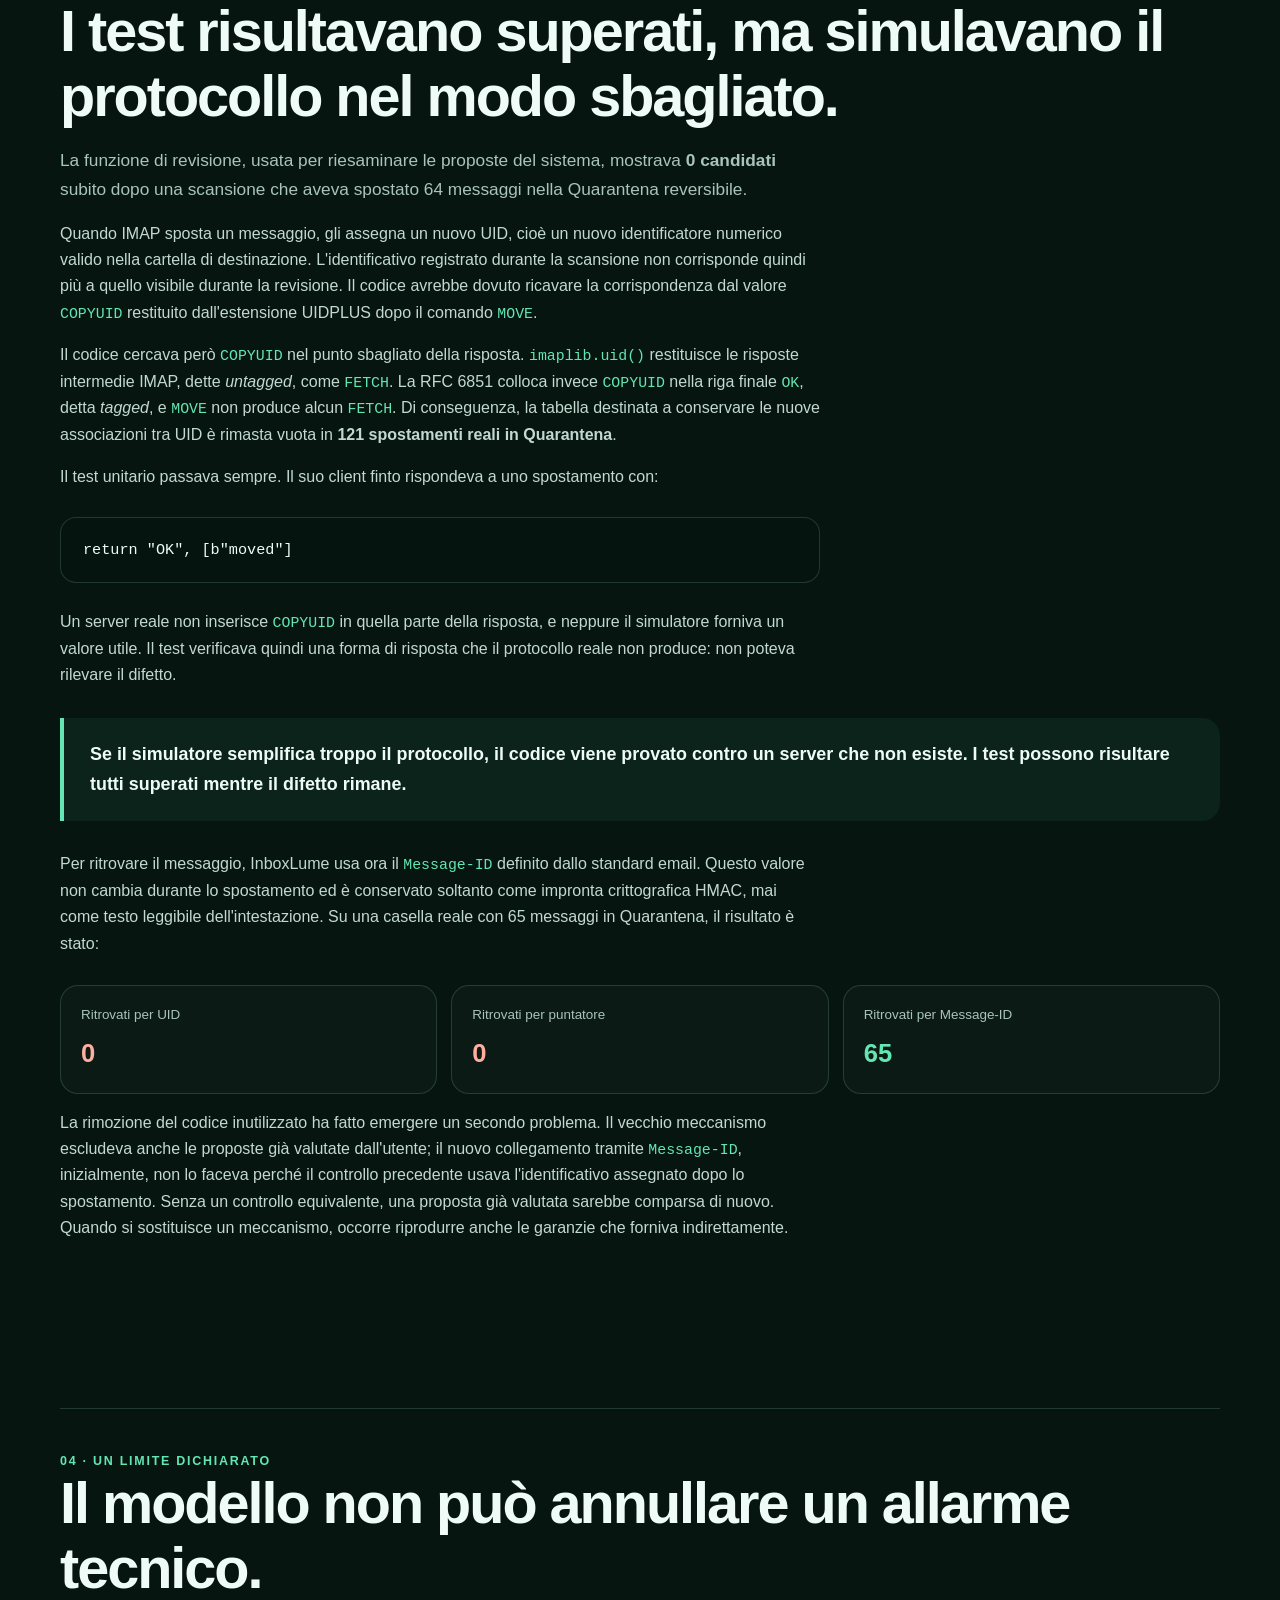
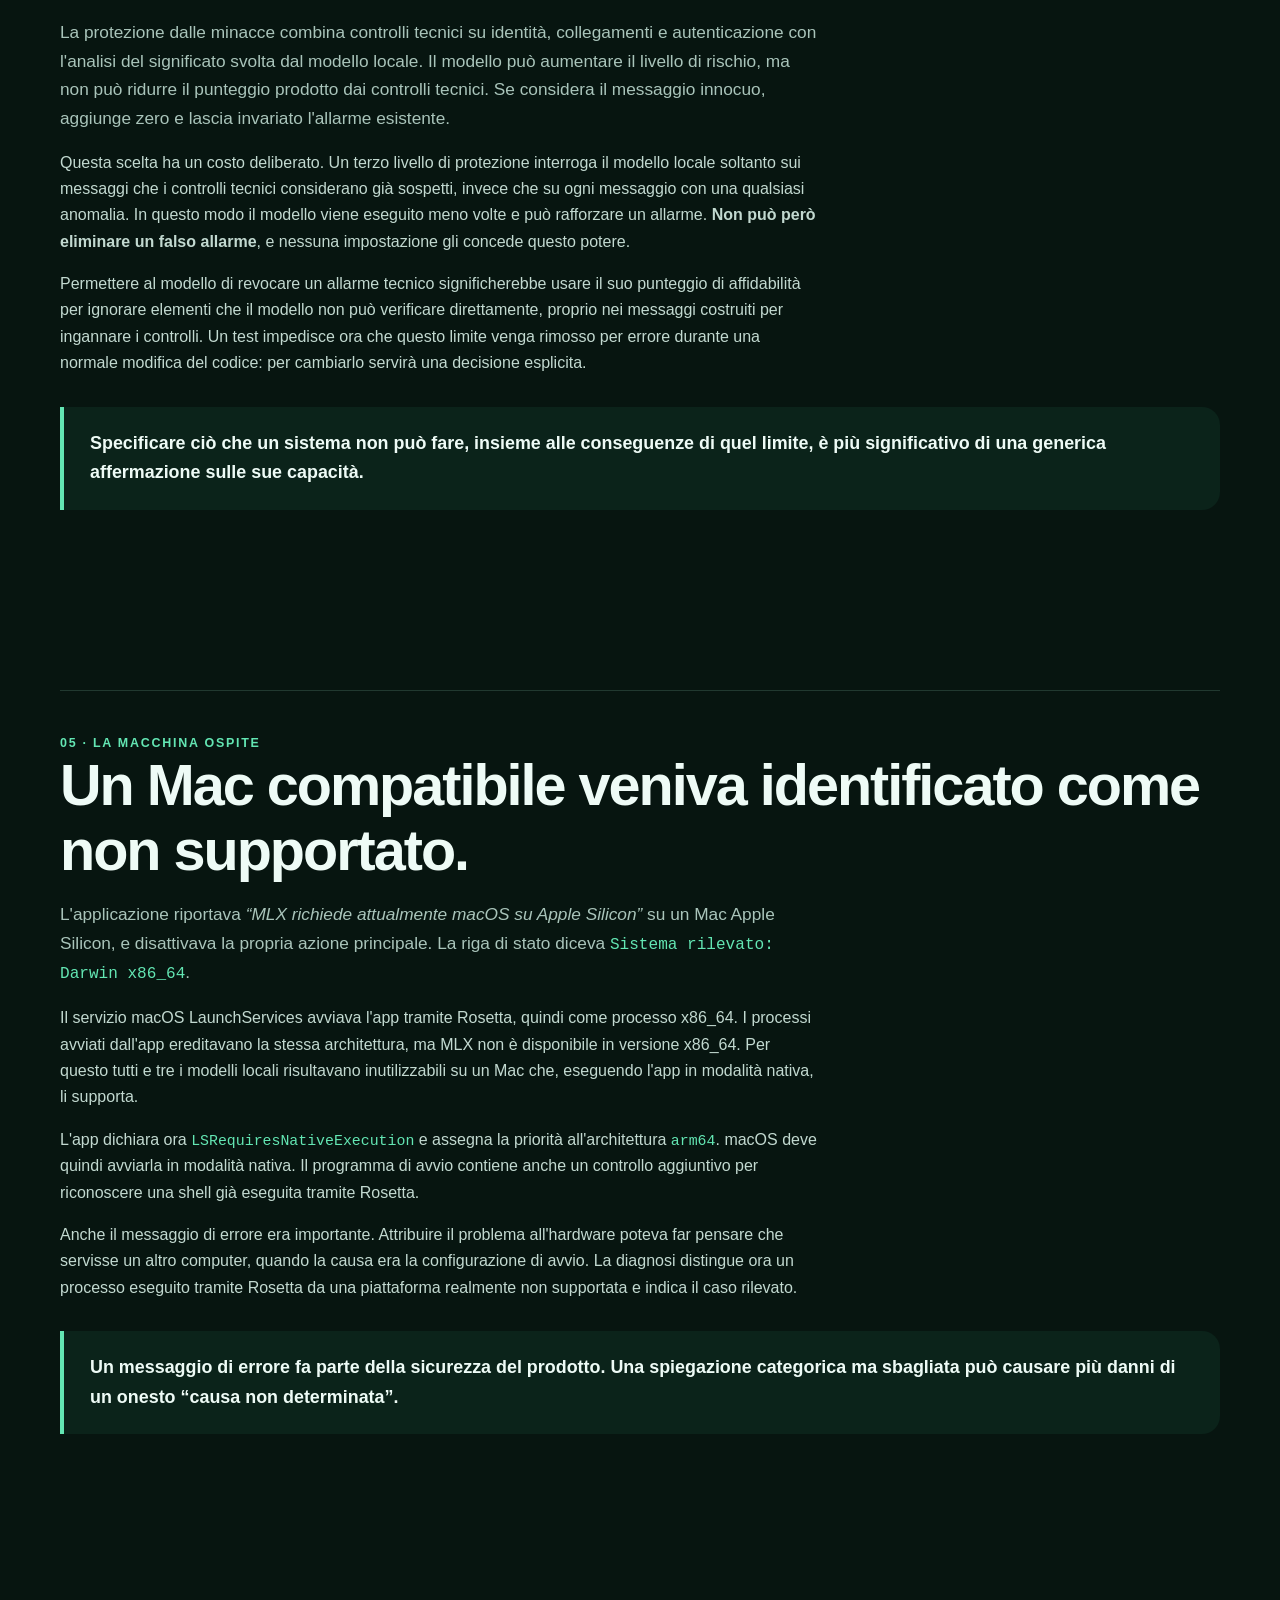
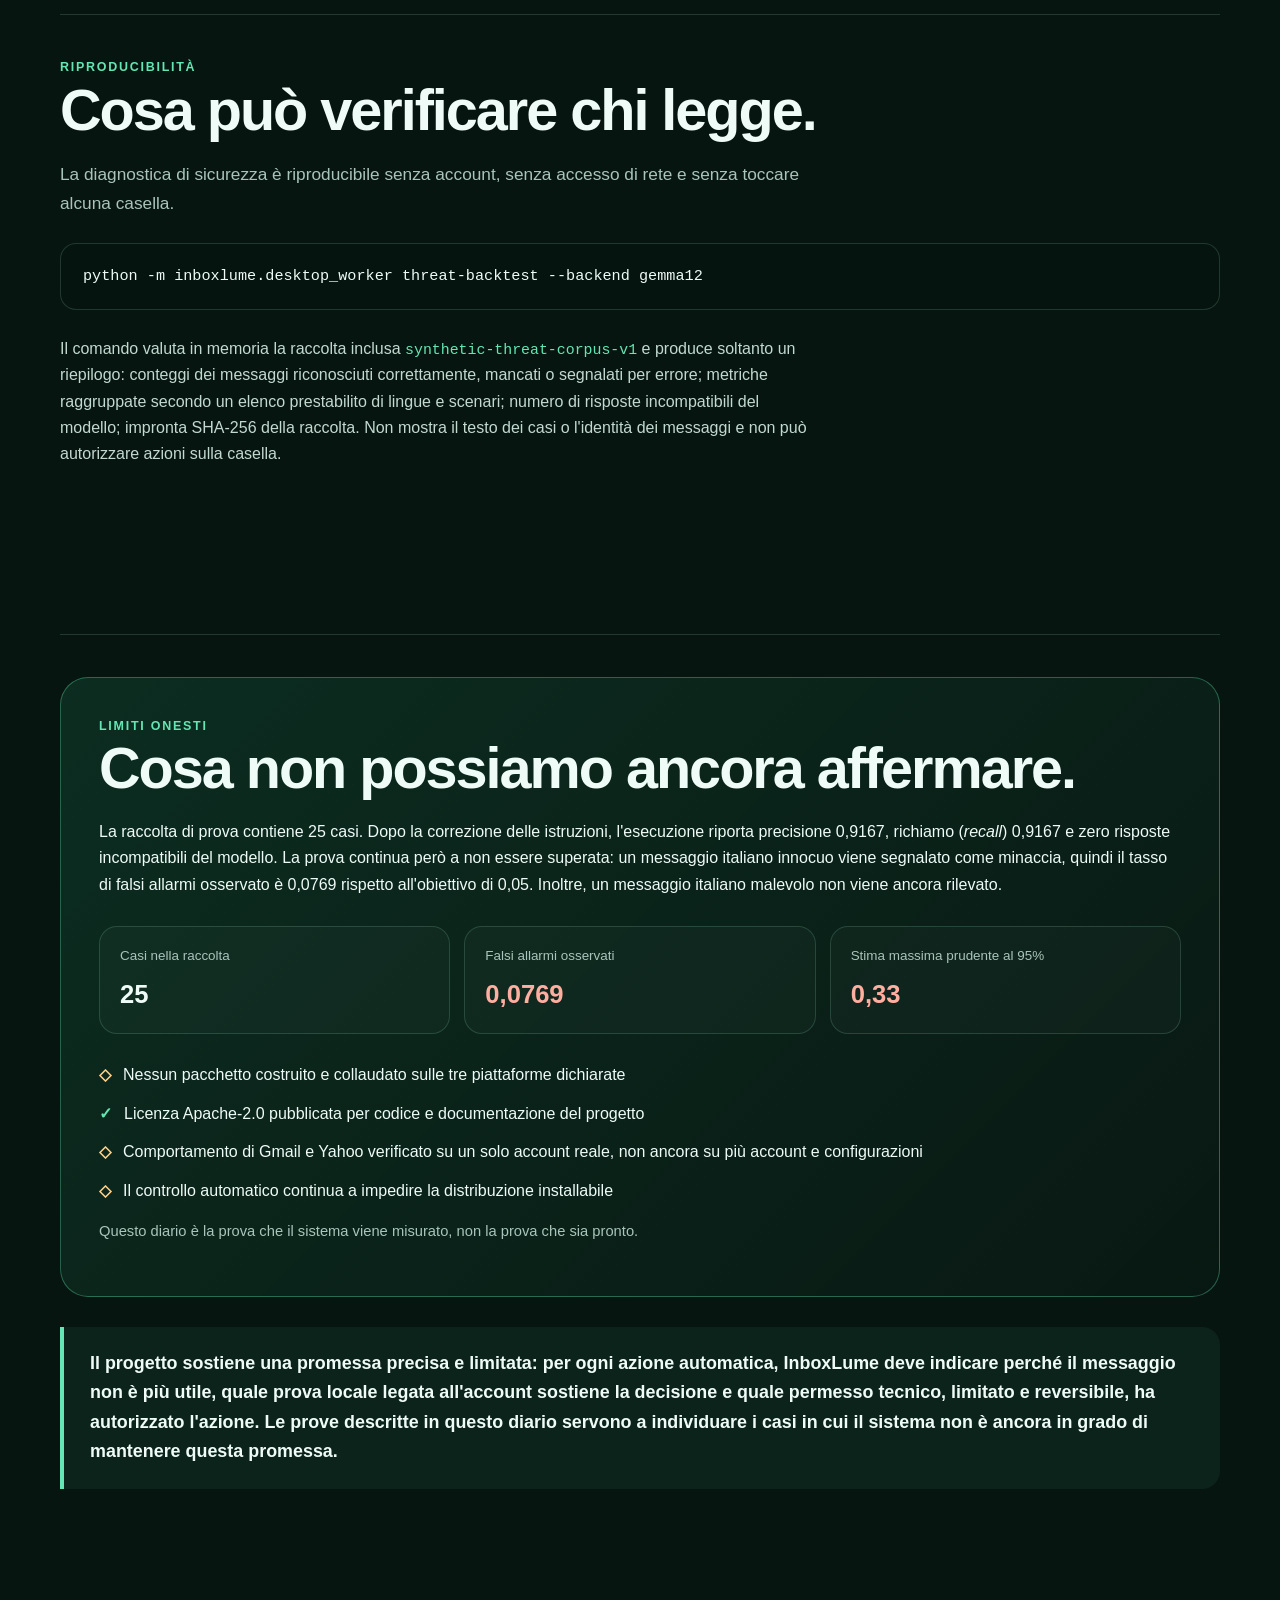
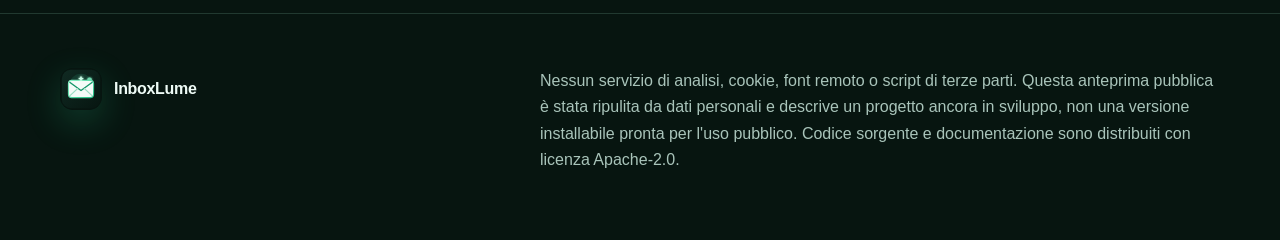
<file: docs/it/engineering-log.html>
<!doctype html>
<html lang="it">
<head>
  <meta charset="utf-8">
  <meta name="viewport" content="width=device-width, initial-scale=1">
  <meta name="description" content="Cinque problemi concreti scoperti provando InboxLume con un modello locale, un server IMAP e un Mac reali, con i risultati misurati prima e dopo le correzioni.">
  <meta name="color-scheme" content="dark">
  <meta property="og:type" content="article">
  <meta property="og:title" content="Cosa abbiamo scoperto provando InboxLume">
  <meta property="og:description" content="Cinque problemi concreti scoperti con un modello locale, un server IMAP e un Mac reali.">
  <meta property="og:url" content="https://vellblue.github.io/inboxlume/it/engineering-log.html">
  <meta property="og:image" content="https://vellblue.github.io/inboxlume/assets/og-card.png">
  <meta property="og:image:type" content="image/png">
  <meta property="og:image:width" content="1200">
  <meta property="og:image:height" content="630">
  <meta property="og:image:alt" content="InboxLume — IA privata per una posta più pulita">
  <meta property="og:site_name" content="InboxLume">
  <meta property="og:locale" content="it_IT">
  <meta property="og:locale:alternate" content="en_US">
  <meta name="twitter:card" content="summary_large_image">
  <meta name="twitter:title" content="Cosa abbiamo scoperto provando InboxLume">
  <meta name="twitter:description" content="Cinque problemi concreti scoperti con un modello locale, un server IMAP e un Mac reali.">
  <meta name="twitter:image" content="https://vellblue.github.io/inboxlume/assets/og-card.png">
  <meta name="twitter:image:alt" content="InboxLume — IA privata per una posta più pulita">
  <title>Cosa è successo durante le prime prove reali — diario di ingegneria InboxLume</title>
  <link rel="icon" href="../assets/favicon.svg?v=20260901b" type="image/svg+xml">
  <link rel="canonical" href="https://vellblue.github.io/inboxlume/it/engineering-log.html">
  <link rel="alternate" hreflang="it" href="https://vellblue.github.io/inboxlume/it/engineering-log.html">
  <link rel="alternate" hreflang="en" href="https://vellblue.github.io/inboxlume/engineering-log.html">
  <link rel="stylesheet" href="../assets/site.css?v=20260901b">
</head>
<body>
  <div class="preflight">Anteprima pubblica di sviluppo — non è ancora disponibile una versione installabile pronta e supportata per l'uso pubblico.</div>
  <header class="wrap">
    <nav aria-label="Navigazione principale">
      <a class="brand" href="index.html"><span class="brand-mark" aria-hidden="true"><img src="../assets/brand-mark.svg" alt=""></span><strong>InboxLume</strong></a>
      <div class="nav-links">
        <a href="../engineering-log.html" lang="en">English</a>
        <a href="index.html">Panoramica</a>
        <a href="article.html">Articolo tecnico</a>
        <a href="#modello">Modello</a><a href="#ricevute">Ricevute</a>
        <a href="#test">Test</a><a href="#rifiuto">Rifiuto</a><a href="#limiti">Limiti</a>
      </div>
    </nav>
  </header>

  <main id="top">
    <div class="wrap" style="padding-top:24px">
      <div class="eyebrow">Diario di ingegneria · 31 agosto 2026</div>
      <h1>Cosa è successo durante le prime prove reali</h1>
      <p class="lead">I documenti di progetto descrivono come un sistema dovrebbe comportarsi. Questo diario racconta invece cosa è accaduto durante le prime prove di InboxLume con un modello locale, un server IMAP e un Mac reali.</p>
      <div class="prose">
        <p>Ogni numero riportato proviene da un'esecuzione documentata nel repository. La prima prova di sicurezza può essere ripetuta da chiunque senza collegare un account di posta.</p>
        <p>Questi casi mostrano problemi che un documento di progetto, da solo, non può individuare: in ciascun caso il codice eseguiva esattamente le istruzioni ricevute, ma quelle istruzioni erano incomplete o basate su un'ipotesi sbagliata.</p>
      </div>
    </div>

    <section class="wrap entry" id="modello">
      <div class="eyebrow">01 · Il modello locale</div>
      <h2>Il modello riconosceva la minaccia, ma il programma scartava la risposta.</h2>
      <p class="section-intro">Il test sui casi di minaccia già definiti è stato eseguito per la prima volta con un modello locale reale, invece che con il simulatore usato nei test: Gemma 12B tramite MLX su Apple Silicon, sui 25 casi sintetici inclusi nel progetto, senza account e senza rete.</p>
      <div class="metric-row">
        <div class="metric bad"><span>Risposte non accettate, prima</span><strong>14 / 25</strong></div>
        <div class="metric bad"><span>Minacce con risposta non accettata</span><strong>12 / 12</strong></div>
        <div class="metric good"><span>Risposte non accettate, dopo</span><strong>0</strong></div>
      </div>
      <div class="prose">
        <p>Il modello non aveva sbagliato la valutazione. Nella risposta non ancora elaborata riconosceva correttamente il phishing, indicava l'intento dell'attacco e forniva i codici che spiegavano la decisione:</p>
        <pre><code>{ "verdict": "likely_phishing", "intent": "credential_theft", "confidence": 5 }</code></pre>
        <p>Il componente che legge la risposta accetta un punteggio di affidabilità compreso tra 0 e 1, ma il modello aveva usato una scala da 1 a 5. In alcuni casi restituiva anche <code>"impersonation": "none"</code> dove il formato JSON richiedeva un valore vero/falso. Le istruzioni chiedevano un campo chiamato <code>confidence</code>, senza specificarne la scala. Un altro insieme di istruzioni, scritto in precedenza, dichiarava chiaramente <code>number 0..1</code> ed era l'unico dei tre a non produrre risposte incompatibili.</p>
        <p>Ogni risposta incompatibile veniva sostituita da un giudizio “incerto”. Di conseguenza, <strong>proprio sui messaggi sospetti, il risultato dipendeva soltanto da regole lessicali fisse, cioè deterministiche.</strong> Il modello veniva interrogato, ma la sua risposta non contribuiva alla decisione.</p>
        <p>La correzione specifica nelle istruzioni il formato che il programma già richiedeva. Precisione e richiamo (<em>recall</em>) sono rimasti a <strong>0,9167</strong>: le regole fisse avevano prodotto da sole l'intero punteggio complessivo, nascondendo il mancato contributo del modello.</p>
      </div>
      <blockquote class="lesson"><p>Se una metrica non cambia quando un componente smette di contribuire, quella metrica non sta misurando davvero il suo funzionamento. Un punteggio complessivo può nascondere un componente rimasto inefficace fin dall'inizio.</p></blockquote>
    </section>

    <section class="wrap entry" id="ricevute">
      <div class="eyebrow">02 · Ricevute di errore</div>
      <h2>Il registro non indicava se la scansione avesse modificato la casella.</h2>
      <p class="section-intro">Quando una scansione si interrompeva, il registro locale salvava <code>processed = 0</code> e <code>applied = 0</code>: gli stessi valori di un'esecuzione fallita prima di iniziare.</p>
      <div class="prose">
        <p>Non era quindi possibile distinguere una scansione che non aveva modificato nulla da una scansione interrotta durante lo spostamento dei messaggi. Dopo un errore, l'utente deve sapere soprattutto: <strong>“InboxLume ha modificato la mia casella?”</strong> Il valore predefinito sembrava rispondere, ma poteva essere sbagliato.</p>
        <p>Ora il registro indica la fase raggiunta, il numero effettivo di messaggi elaborati e uno dei tre esiti: <code>changed</code> se la casella è stata modificata, <code>unchanged</code> se non è stata modificata e <code>unknown</code> se una modifica era già iniziata e occorre verificare. Un'interruzione reale ora si legge così:</p>
        <pre><code>{ "status": "failed", "phase": "classification", "processed": 0,
  "mailbox_outcome": "unchanged" }</code></pre>
        <p>In questo caso il registro permette di dimostrare che la casella non è stata modificata.</p>
        <p>È importante chiarire anche ciò che non può essere recuperato. I registri creati prima della correzione non contengono abbastanza informazioni per essere aggiornati. Un'esecuzione completata mantiene un esito verificabile perché i conteggi erano reali; per una vecchia esecuzione fallita, invece, il sistema dichiara che l'esito non è dimostrabile. Inventare dati mai registrati renderebbe il documento più rassicurante, ma meno affidabile.</p>
      </div>
    </section>

    <section class="wrap entry" id="test">
      <div class="eyebrow">03 · La suite di test</div>
      <h2>I test risultavano superati, ma simulavano il protocollo nel modo sbagliato.</h2>
      <p class="section-intro">La funzione di revisione, usata per riesaminare le proposte del sistema, mostrava <strong>0 candidati</strong> subito dopo una scansione che aveva spostato 64 messaggi nella Quarantena reversibile.</p>
      <div class="prose">
        <p>Quando IMAP sposta un messaggio, gli assegna un nuovo UID, cioè un nuovo identificatore numerico valido nella cartella di destinazione. L'identificativo registrato durante la scansione non corrisponde quindi più a quello visibile durante la revisione. Il codice avrebbe dovuto ricavare la corrispondenza dal valore <code>COPYUID</code> restituito dall'estensione UIDPLUS dopo il comando <code>MOVE</code>.</p>
        <p>Il codice cercava però <code>COPYUID</code> nel punto sbagliato della risposta. <code>imaplib.uid()</code> restituisce le risposte intermedie IMAP, dette <em>untagged</em>, come <code>FETCH</code>. La RFC 6851 colloca invece <code>COPYUID</code> nella riga finale <code>OK</code>, detta <em>tagged</em>, e <code>MOVE</code> non produce alcun <code>FETCH</code>. Di conseguenza, la tabella destinata a conservare le nuove associazioni tra UID è rimasta vuota in <strong>121 spostamenti reali in Quarantena</strong>.</p>
        <p>Il test unitario passava sempre. Il suo client finto rispondeva a uno spostamento con:</p>
        <pre><code>return "OK", [b"moved"]</code></pre>
        <p>Un server reale non inserisce <code>COPYUID</code> in quella parte della risposta, e neppure il simulatore forniva un valore utile. Il test verificava quindi una forma di risposta che il protocollo reale non produce: non poteva rilevare il difetto.</p>
      </div>
      <blockquote class="lesson"><p>Se il simulatore semplifica troppo il protocollo, il codice viene provato contro un server che non esiste. I test possono risultare tutti superati mentre il difetto rimane.</p></blockquote>
      <div class="prose">
        <p>Per ritrovare il messaggio, InboxLume usa ora il <code>Message-ID</code> definito dallo standard email. Questo valore non cambia durante lo spostamento ed è conservato soltanto come impronta crittografica HMAC, mai come testo leggibile dell'intestazione. Su una casella reale con 65 messaggi in Quarantena, il risultato è stato:</p>
      </div>
      <div class="metric-row">
        <div class="metric bad"><span>Ritrovati per UID</span><strong>0</strong></div>
        <div class="metric bad"><span>Ritrovati per puntatore</span><strong>0</strong></div>
        <div class="metric good"><span>Ritrovati per Message-ID</span><strong>65</strong></div>
      </div>
      <div class="prose">
        <p>La rimozione del codice inutilizzato ha fatto emergere un secondo problema. Il vecchio meccanismo escludeva anche le proposte già valutate dall'utente; il nuovo collegamento tramite <code>Message-ID</code>, inizialmente, non lo faceva perché il controllo precedente usava l'identificativo assegnato dopo lo spostamento. Senza un controllo equivalente, una proposta già valutata sarebbe comparsa di nuovo. Quando si sostituisce un meccanismo, occorre riprodurre anche le garanzie che forniva indirettamente.</p>
      </div>
    </section>

    <section class="wrap entry" id="rifiuto">
      <div class="eyebrow">04 · Un limite dichiarato</div>
      <h2>Il modello non può annullare un allarme tecnico.</h2>
      <p class="section-intro">La protezione dalle minacce combina controlli tecnici su identità, collegamenti e autenticazione con l'analisi del significato svolta dal modello locale. Il modello può aumentare il livello di rischio, ma non può ridurre il punteggio prodotto dai controlli tecnici. Se considera il messaggio innocuo, aggiunge zero e lascia invariato l'allarme esistente.</p>
      <div class="prose">
        <p>Questa scelta ha un costo deliberato. Un terzo livello di protezione interroga il modello locale soltanto sui messaggi che i controlli tecnici considerano già sospetti, invece che su ogni messaggio con una qualsiasi anomalia. In questo modo il modello viene eseguito meno volte e può rafforzare un allarme. <strong>Non può però eliminare un falso allarme</strong>, e nessuna impostazione gli concede questo potere.</p>
        <p>Permettere al modello di revocare un allarme tecnico significherebbe usare il suo punteggio di affidabilità per ignorare elementi che il modello non può verificare direttamente, proprio nei messaggi costruiti per ingannare i controlli. Un test impedisce ora che questo limite venga rimosso per errore durante una normale modifica del codice: per cambiarlo servirà una decisione esplicita.</p>
      </div>
      <blockquote class="lesson"><p>Specificare ciò che un sistema non può fare, insieme alle conseguenze di quel limite, è più significativo di una generica affermazione sulle sue capacità.</p></blockquote>
    </section>

    <section class="wrap entry" id="rosetta">
      <div class="eyebrow">05 · La macchina ospite</div>
      <h2>Un Mac compatibile veniva identificato come non supportato.</h2>
      <p class="section-intro">L'applicazione riportava <em>“MLX richiede attualmente macOS su Apple Silicon”</em> su un Mac Apple Silicon, e disattivava la propria azione principale. La riga di stato diceva <code>Sistema rilevato: Darwin x86_64</code>.</p>
      <div class="prose">
        <p>Il servizio macOS LaunchServices avviava l'app tramite Rosetta, quindi come processo x86_64. I processi avviati dall'app ereditavano la stessa architettura, ma MLX non è disponibile in versione x86_64. Per questo tutti e tre i modelli locali risultavano inutilizzabili su un Mac che, eseguendo l'app in modalità nativa, li supporta.</p>
        <p>L'app dichiara ora <code>LSRequiresNativeExecution</code> e assegna la priorità all'architettura <code>arm64</code>. macOS deve quindi avviarla in modalità nativa. Il programma di avvio contiene anche un controllo aggiuntivo per riconoscere una shell già eseguita tramite Rosetta.</p>
        <p>Anche il messaggio di errore era importante. Attribuire il problema all'hardware poteva far pensare che servisse un altro computer, quando la causa era la configurazione di avvio. La diagnosi distingue ora un processo eseguito tramite Rosetta da una piattaforma realmente non supportata e indica il caso rilevato.</p>
      </div>
      <blockquote class="lesson"><p>Un messaggio di errore fa parte della sicurezza del prodotto. Una spiegazione categorica ma sbagliata può causare più danni di un onesto “causa non determinata”.</p></blockquote>
    </section>

    <section class="wrap entry" id="verifica">
      <div class="eyebrow">Riproducibilità</div>
      <h2>Cosa può verificare chi legge.</h2>
      <p class="section-intro">La diagnostica di sicurezza è riproducibile senza account, senza accesso di rete e senza toccare alcuna casella.</p>
      <pre><code>python -m inboxlume.desktop_worker threat-backtest --backend gemma12</code></pre>
      <div class="prose">
        <p>Il comando valuta in memoria la raccolta inclusa <code>synthetic-threat-corpus-v1</code> e produce soltanto un riepilogo: conteggi dei messaggi riconosciuti correttamente, mancati o segnalati per errore; metriche raggruppate secondo un elenco prestabilito di lingue e scenari; numero di risposte incompatibili del modello; impronta SHA-256 della raccolta. Non mostra il testo dei casi o l'identità dei messaggi e non può autorizzare azioni sulla casella.</p>
      </div>
    </section>

    <section class="wrap entry" id="limiti">
      <div class="callout">
        <div class="eyebrow">Limiti onesti</div>
        <h2>Cosa non possiamo ancora affermare.</h2>
        <p>La raccolta di prova contiene 25 casi. Dopo la correzione delle istruzioni, l'esecuzione riporta precisione 0,9167, richiamo (<em>recall</em>) 0,9167 e zero risposte incompatibili del modello. La prova continua però a non essere superata: un messaggio italiano innocuo viene segnalato come minaccia, quindi il tasso di falsi allarmi osservato è 0,0769 rispetto all'obiettivo di 0,05. Inoltre, un messaggio italiano malevolo non viene ancora rilevato.</p>
        <div class="metric-row">
          <div class="metric"><span>Casi nella raccolta</span><strong>25</strong></div>
          <div class="metric bad"><span>Falsi allarmi osservati</span><strong>0,0769</strong></div>
          <div class="metric bad"><span>Stima massima prudente al 95%</span><strong>0,33</strong></div>
        </div>
        <div class="status-list">
          <div class="status-item future">Nessun pacchetto costruito e collaudato sulle tre piattaforme dichiarate</div>
          <div class="status-item">Licenza Apache-2.0 pubblicata per codice e documentazione del progetto</div>
          <div class="status-item future">Comportamento di Gmail e Yahoo verificato su un solo account reale, non ancora su più account e configurazioni</div>
          <div class="status-item future">Il controllo automatico continua a impedire la distribuzione installabile</div>
        </div>
        <p class="fineprint">Questo diario è la prova che il sistema viene misurato, non la prova che sia pronto.</p>
      </div>
      <blockquote class="lesson"><p>Il progetto sostiene una promessa precisa e limitata: per ogni azione automatica, InboxLume deve indicare perché il messaggio non è più utile, quale prova locale legata all'account sostiene la decisione e quale permesso tecnico, limitato e reversibile, ha autorizzato l'azione. Le prove descritte in questo diario servono a individuare i casi in cui il sistema non è ancora in grado di mantenere questa promessa.</p></blockquote>
    </section>
  </main>

  <footer>
    <div class="wrap footer-grid">
      <div><a class="brand" href="index.html"><span class="brand-mark" aria-hidden="true"><img src="../assets/brand-mark.svg" alt=""></span><strong>InboxLume</strong></a></div>
      <div class="privacy-note">Nessun servizio di analisi, cookie, font remoto o script di terze parti. Questa anteprima pubblica è stata ripulita da dati personali e descrive un progetto ancora in sviluppo, non una versione installabile pronta per l'uso pubblico. Codice sorgente e documentazione sono distribuiti con licenza Apache-2.0.</div>
    </div>
  </footer>
</body>
</html>
</file>
<file: docs/assets/site.css>
:root {
  color-scheme: dark;
  --ink: #eefbf6;
  --muted: #a9c4ba;
  --deep: #071510;
  --panel: #0d211a;
  --panel-soft: #112b22;
  --line: rgba(159, 237, 204, 0.17);
  --lume: #63e6b3;
  --lume-dark: #20b77e;
  --warm: #ffd18a;
  --danger: #ffae9f;
  --max: 1160px;
}

* { box-sizing: border-box; }
html { scroll-behavior: smooth; }
body {
  margin: 0;
  color: var(--ink);
  background:
    radial-gradient(circle at 82% 3%, rgba(39, 187, 130, 0.19), transparent 31rem),
    radial-gradient(circle at 8% 27%, rgba(65, 130, 105, 0.12), transparent 28rem),
    var(--deep);
  font-family: Inter, ui-sans-serif, -apple-system, BlinkMacSystemFont, "Segoe UI", sans-serif;
  line-height: 1.65;
}

a { color: var(--lume); text-underline-offset: .2em; }
a:hover { color: #b7ffe2; }
img { max-width: 100%; }
.wrap { width: min(calc(100% - 36px), var(--max)); margin-inline: auto; }

.preflight {
  padding: 10px 18px;
  color: #ffe5b8;
  background: rgba(104, 68, 21, 0.55);
  border-bottom: 1px solid rgba(255, 209, 138, 0.32);
  text-align: center;
  font-size: .9rem;
}

nav {
  display: flex;
  align-items: center;
  justify-content: space-between;
  min-height: 76px;
  gap: 24px;
}
.brand { display: flex; align-items: center; gap: 12px; color: var(--ink); text-decoration: none; }
.brand-mark {
  display: grid; place-items: center; width: 42px; height: 42px;
  border-radius: 13px; overflow: hidden;
  box-shadow: 0 12px 35px rgba(42, 196, 139, .24);
}
.brand-mark img { display: block; width: 100%; height: 100%; }
.brand strong { letter-spacing: -.02em; }
.nav-links { display: flex; gap: 22px; flex-wrap: wrap; }
.nav-links a { color: var(--muted); text-decoration: none; font-size: .92rem; }

.hero {
  display: grid;
  grid-template-columns: 1.2fr .8fr;
  align-items: center;
  gap: clamp(36px, 7vw, 90px);
  padding: clamp(62px, 10vw, 126px) 0 90px;
}
.eyebrow { color: var(--lume); font-weight: 800; letter-spacing: .14em; text-transform: uppercase; font-size: .78rem; }
h1, h2, h3 { line-height: 1.12; letter-spacing: -.035em; }
h1 { margin: 18px 0 22px; font-size: clamp(3.1rem, 6vw, 5rem); max-width: 13ch; }
h2 { font-size: clamp(2.1rem, 4.5vw, 4rem); margin: 0 0 18px; }
h3 { font-size: 1.28rem; margin: 0 0 10px; }
.lead { max-width: 650px; color: #c2d9d0; font-size: clamp(1.08rem, 2vw, 1.3rem); }
.hero-actions { display: flex; gap: 12px; flex-wrap: wrap; margin-top: 34px; }
.button {
  display: inline-flex; align-items: center; justify-content: center; min-height: 48px;
  padding: 0 20px; border: 1px solid var(--line); border-radius: 999px;
  color: var(--ink); text-decoration: none; font-weight: 750; background: rgba(255,255,255,.035);
}
.button.primary { color: #071b13; border-color: transparent; background: linear-gradient(135deg, #a5f8d6, #39c990); }
.hero-card, .panel {
  border: 1px solid var(--line); border-radius: 28px;
  background: linear-gradient(160deg, rgba(23, 61, 47, .84), rgba(9, 27, 21, .85));
  box-shadow: 0 30px 100px rgba(0, 0, 0, .32);
}
.hero-card { padding: 30px; }
.signal { display: flex; justify-content: space-between; gap: 20px; padding: 18px 0; border-bottom: 1px solid var(--line); }
.signal:last-child { border-bottom: 0; }
.signal span { color: var(--muted); }
.signal strong { color: var(--lume); text-align: right; }

section { padding: 94px 0; }
.section-intro { max-width: 760px; color: var(--muted); font-size: 1.08rem; }
.grid { display: grid; grid-template-columns: repeat(3, 1fr); gap: 18px; margin-top: 38px; }
.panel { padding: 28px; box-shadow: none; }
.panel p { color: var(--muted); margin-bottom: 0; }
.number { color: var(--lume); font-weight: 850; font-size: .86rem; letter-spacing: .12em; }

.architecture { margin-top: 42px; padding: 26px; overflow: hidden; }
.architecture img { width: 100%; display: block; }

.comparison { width: 100%; margin-top: 36px; border-collapse: collapse; overflow: hidden; border-radius: 18px; }
.comparison th, .comparison td { padding: 16px; border-bottom: 1px solid var(--line); text-align: left; vertical-align: top; }
.comparison th { color: var(--lume); background: rgba(69, 207, 152, .08); }
.comparison td { color: #c2d9d0; }
.comparison tr:last-child td { border-bottom: 0; }

.formula {
  margin: 30px 0; padding: 28px; border-left: 4px solid var(--lume);
  background: rgba(63, 211, 154, .07); border-radius: 0 18px 18px 0;
  font-family: ui-monospace, SFMono-Regular, Menlo, Consolas, monospace;
  font-size: clamp(1.15rem, 3vw, 1.65rem);
}
.fineprint { color: var(--muted); font-size: .92rem; }
.status-list { display: grid; gap: 12px; margin-top: 28px; }
.status-item { display: flex; gap: 12px; align-items: flex-start; }
.status-item::before { content: "✓"; color: var(--lume); font-weight: 900; }
.status-item.future::before { content: "◇"; color: var(--warm); }

.screenshot {
  margin-top: 42px; padding: 12px; border: 1px solid var(--line); border-radius: 24px;
  background: rgba(255,255,255,.025); box-shadow: 0 30px 90px rgba(0,0,0,.34);
}
.screenshot img { display: block; border-radius: 15px; }

.callout { padding: 38px; border: 1px solid rgba(99,230,179,.35); border-radius: 28px; background: linear-gradient(135deg, rgba(47,184,131,.15), rgba(10,29,22,.45)); }
footer { padding: 54px 0 72px; border-top: 1px solid var(--line); color: var(--muted); }
.footer-grid { display: flex; justify-content: space-between; gap: 30px; flex-wrap: wrap; }
.privacy-note { max-width: 680px; }

@media (max-width: 860px) {
  .hero { grid-template-columns: 1fr; }
  .hero-card { max-width: 620px; }
  .grid { grid-template-columns: 1fr; }
  .nav-links { display: none; }
  .comparison { display: block; overflow-x: auto; }
}

@media (prefers-reduced-motion: reduce) { html { scroll-behavior: auto; } }

/* Long-form log pages: code samples and pull-quoted lessons. */
.prose { max-width: 760px; }
.prose p { color: #c2d9d0; }
.prose ul { color: #c2d9d0; padding-left: 20px; }
.prose li { margin: 8px 0; }
pre {
  margin: 26px 0; padding: 20px 22px; overflow-x: auto;
  border: 1px solid var(--line); border-radius: 16px;
  background: rgba(7, 21, 16, .72);
}
pre code { font-size: .95rem; line-height: 1.6; }
code {
  font-family: ui-monospace, SFMono-Regular, Menlo, Consolas, monospace;
  font-size: .93em; color: var(--lume);
}
pre code { color: var(--ink); }
blockquote.lesson {
  margin: 30px 0; padding: 22px 26px;
  border-left: 4px solid var(--lume); border-radius: 0 18px 18px 0;
  background: rgba(63, 211, 154, .07);
  color: var(--ink); font-size: 1.12rem; font-weight: 600;
}
blockquote.lesson p { margin: 0; color: inherit; }
.entry { border-top: 1px solid var(--line); padding-top: 42px; margin-top: 56px; }
.entry:first-of-type { border-top: none; }
.metric-row { display: flex; flex-wrap: wrap; gap: 14px; margin: 28px 0 0; }
.metric {
  flex: 1 1 180px; padding: 18px 20px; border: 1px solid var(--line);
  border-radius: 18px; background: rgba(255,255,255,.025);
}
.metric span { display: block; color: var(--muted); font-size: .84rem; }
.metric strong { display: block; margin-top: 6px; font-size: 1.6rem; }
.metric.bad strong { color: var(--danger); }
.metric.good strong { color: var(--lume); }

/* Static technical article pages generated from the repository Markdown source. */
.article-shell { padding: 34px 0 90px; }
.article-hero { padding: clamp(48px, 8vw, 92px) 0 44px; }
.article-hero h1 {
  max-width: 18ch;
  margin-bottom: 0;
  font-size: clamp(2.7rem, 5.5vw, 4.7rem);
}
.article-prose { max-width: 860px; }
.article-prose > p,
.article-prose > ul,
.article-prose > ol { color: #c2d9d0; font-size: 1.04rem; }
.article-prose > p { margin: 0 0 1.3em; }
.article-prose a { overflow-wrap: anywhere; }
.article-prose > h2 {
  margin: 76px 0 24px;
  padding-top: 28px;
  border-top: 1px solid var(--line);
  font-size: clamp(1.9rem, 4vw, 3.1rem);
  scroll-margin-top: 24px;
}
.article-prose > ul,
.article-prose > ol { padding-left: 1.35rem; margin: 0 0 1.6rem; }
.article-prose > ul li,
.article-prose > ol li { padding-left: .35rem; margin: .65rem 0; }
.article-note {
  margin: 0 0 18px; padding: 18px 22px;
  border: 1px solid var(--line); border-radius: 16px;
  background: rgba(255,255,255,.025); color: var(--muted);
}
.article-note p { margin: 0 0 10px; }
.article-note p:last-child { margin-bottom: 0; }
.article-table { overflow-x: auto; margin: 18px 0 34px; }
.article-table .comparison { margin-top: 0; min-width: 650px; }

@media (max-width: 620px) {
  .article-shell { padding-top: 10px; }
  .article-prose > h2 { margin-top: 54px; }
  .article-note { padding: 16px 18px; }
}
</file>
